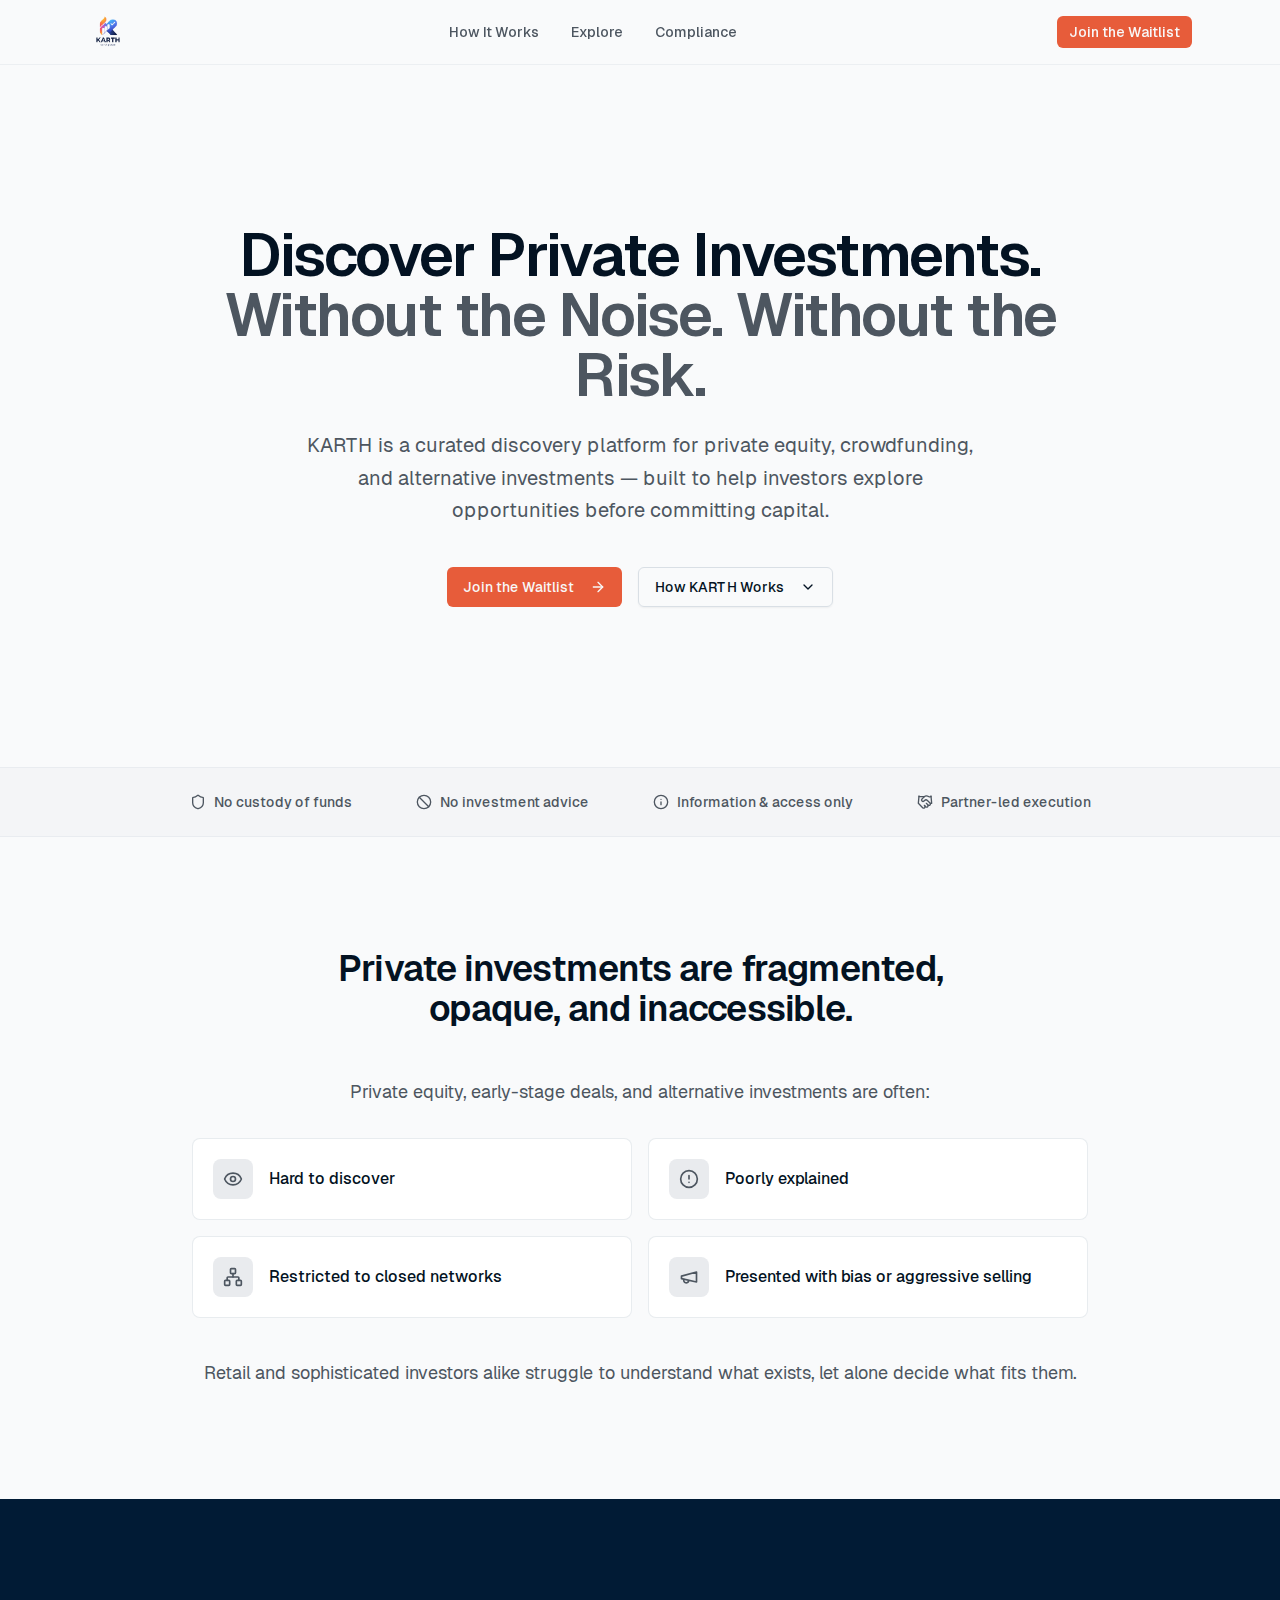
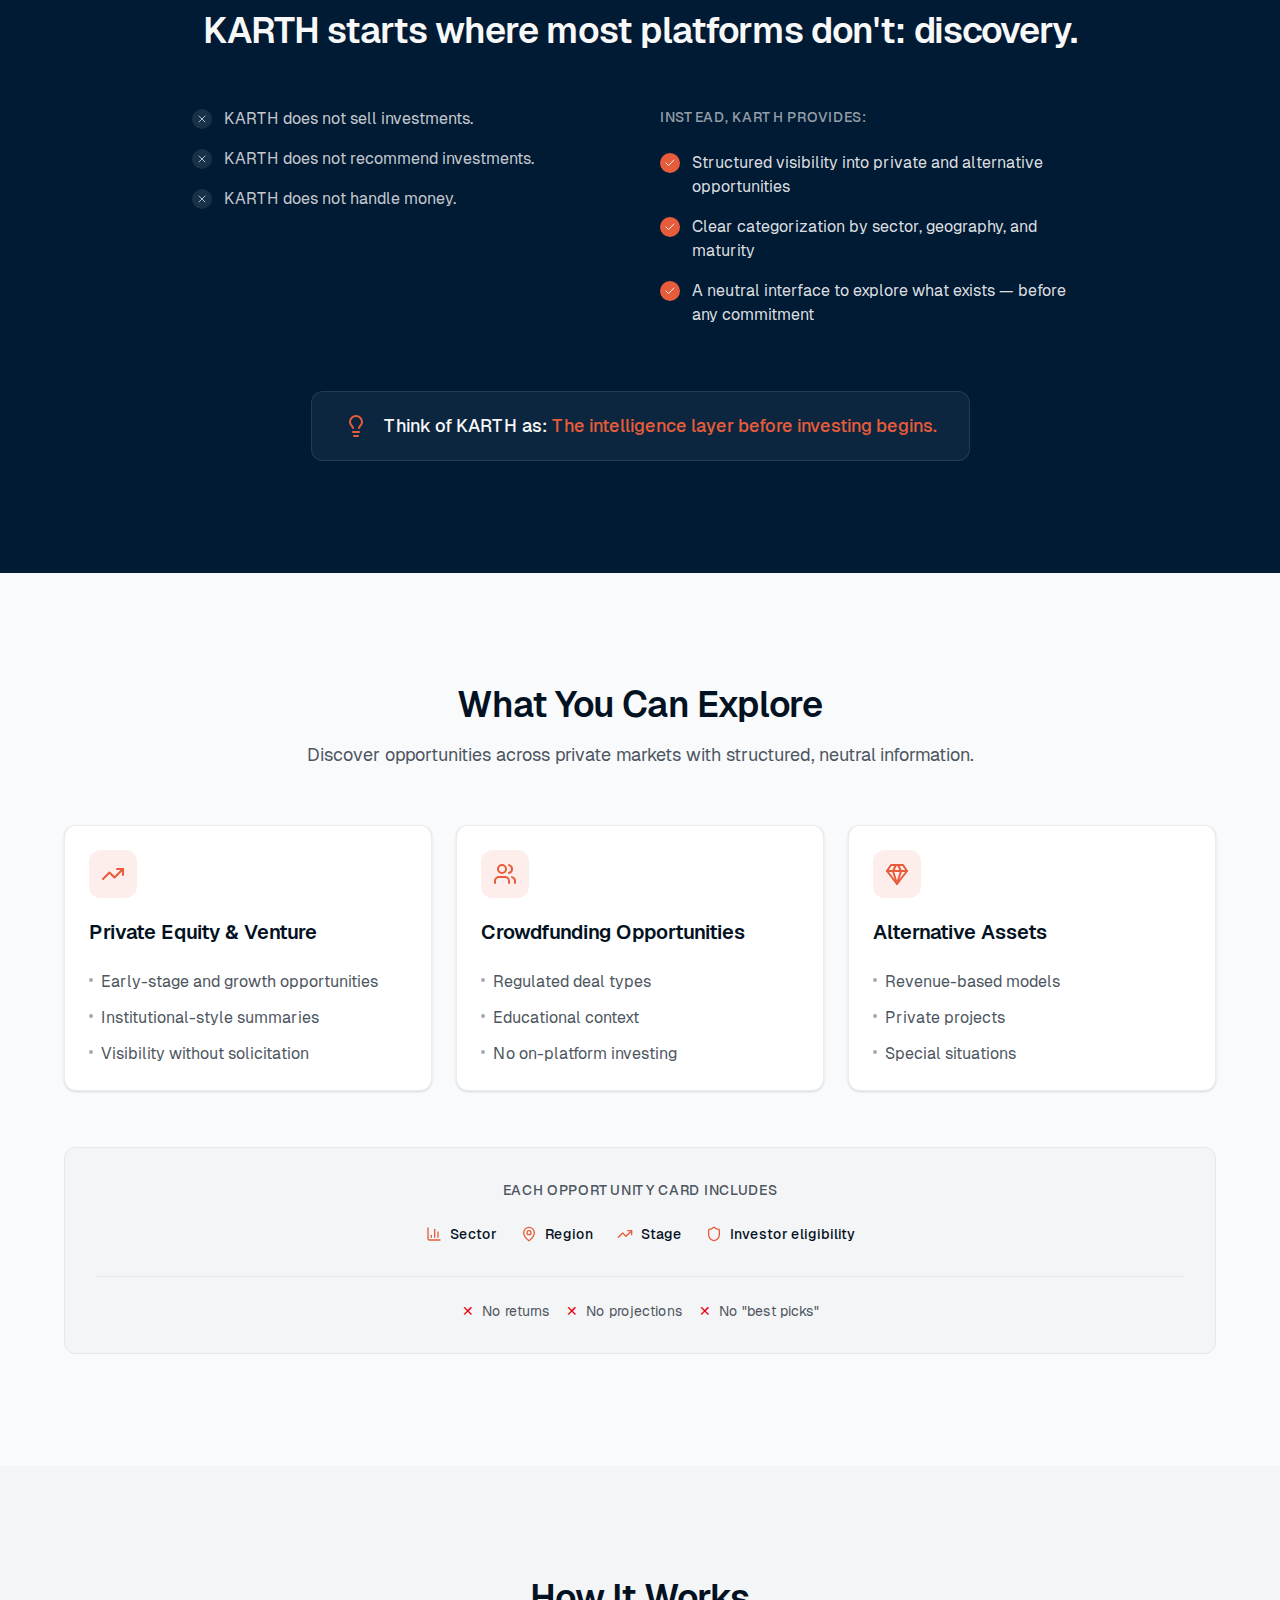
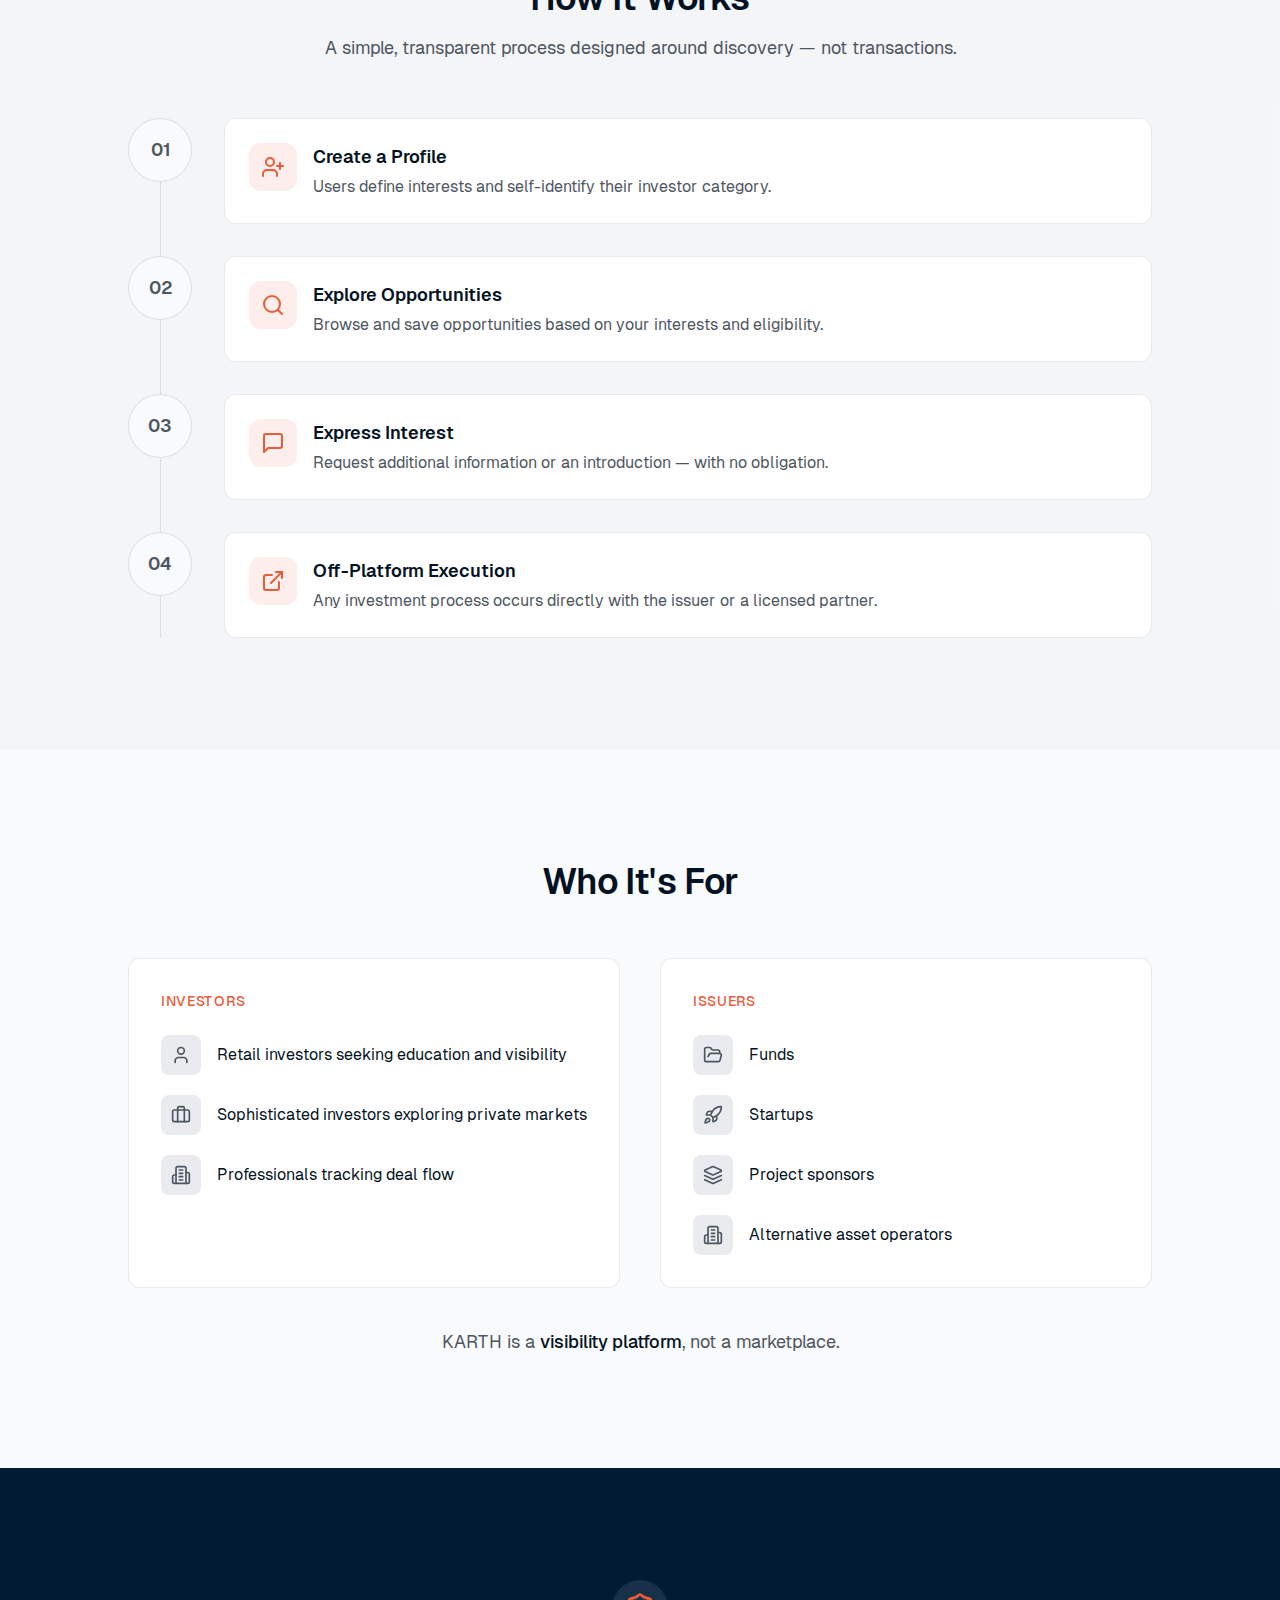
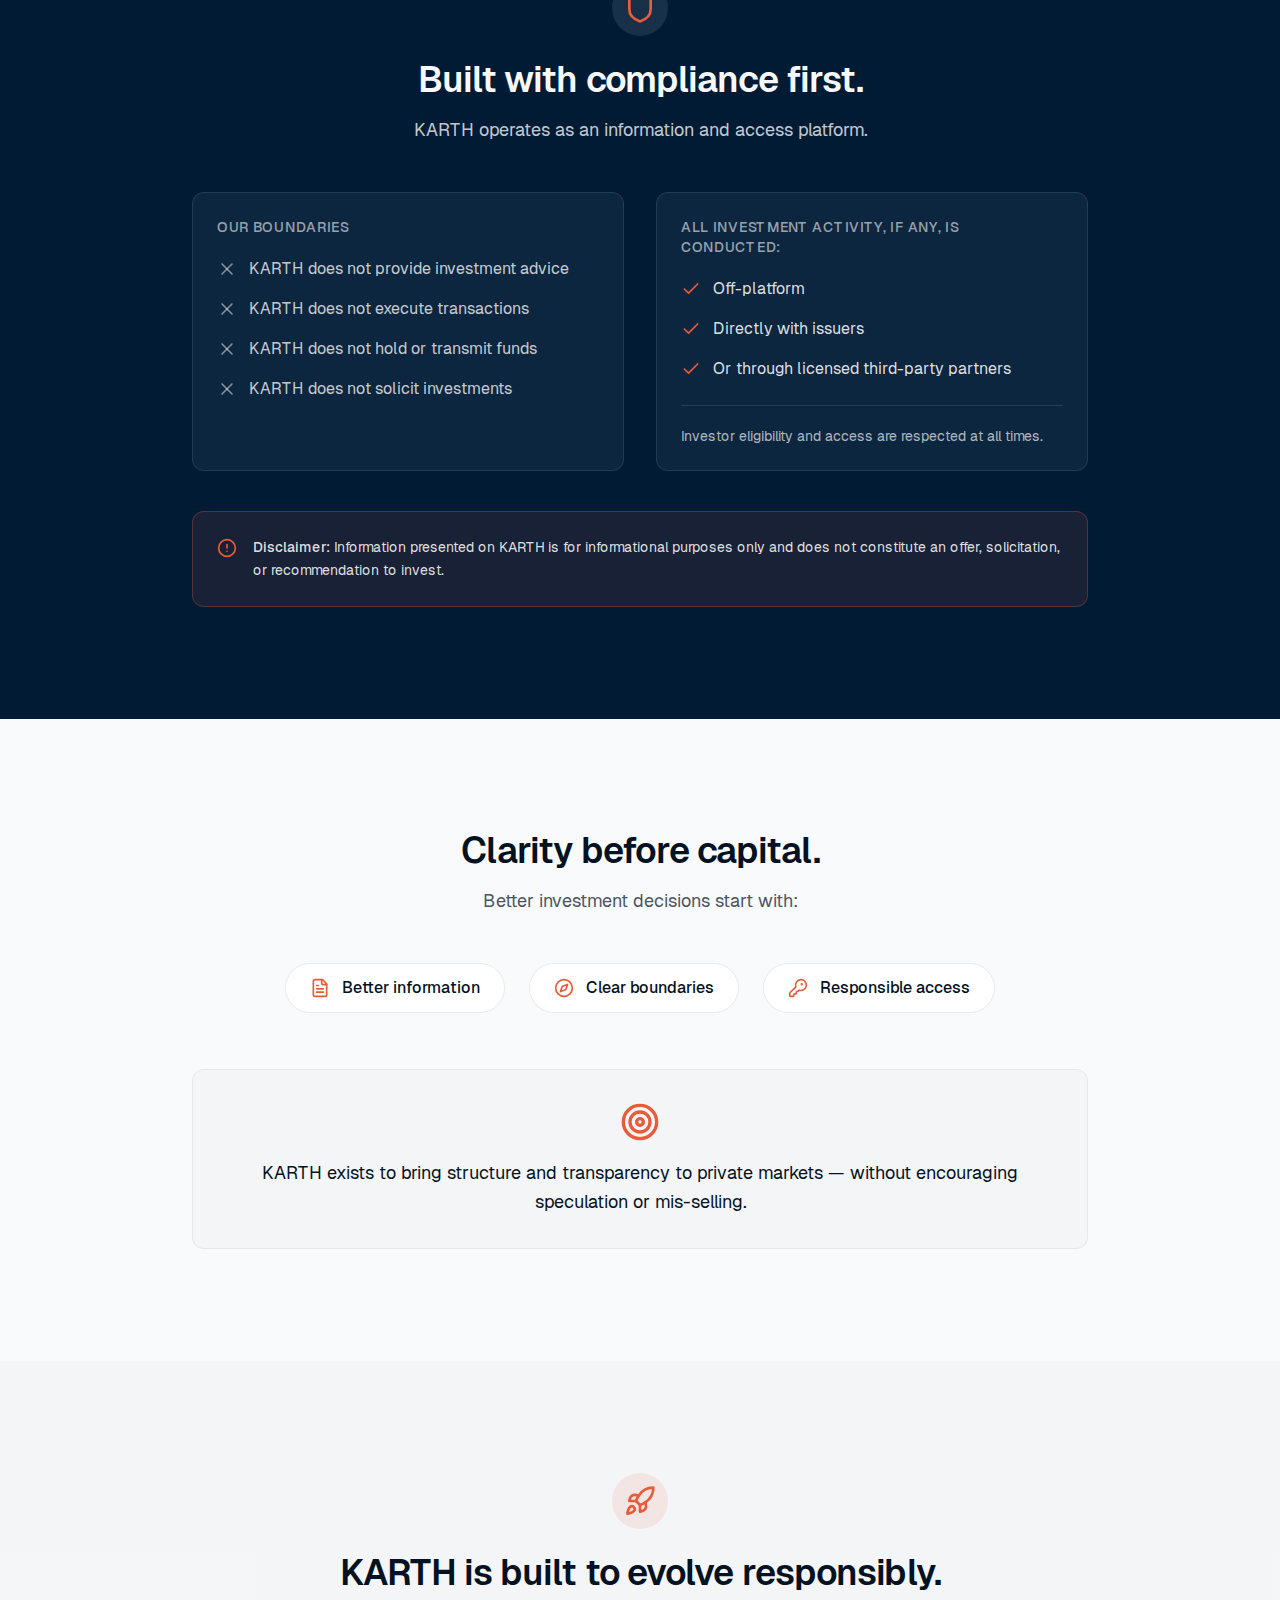
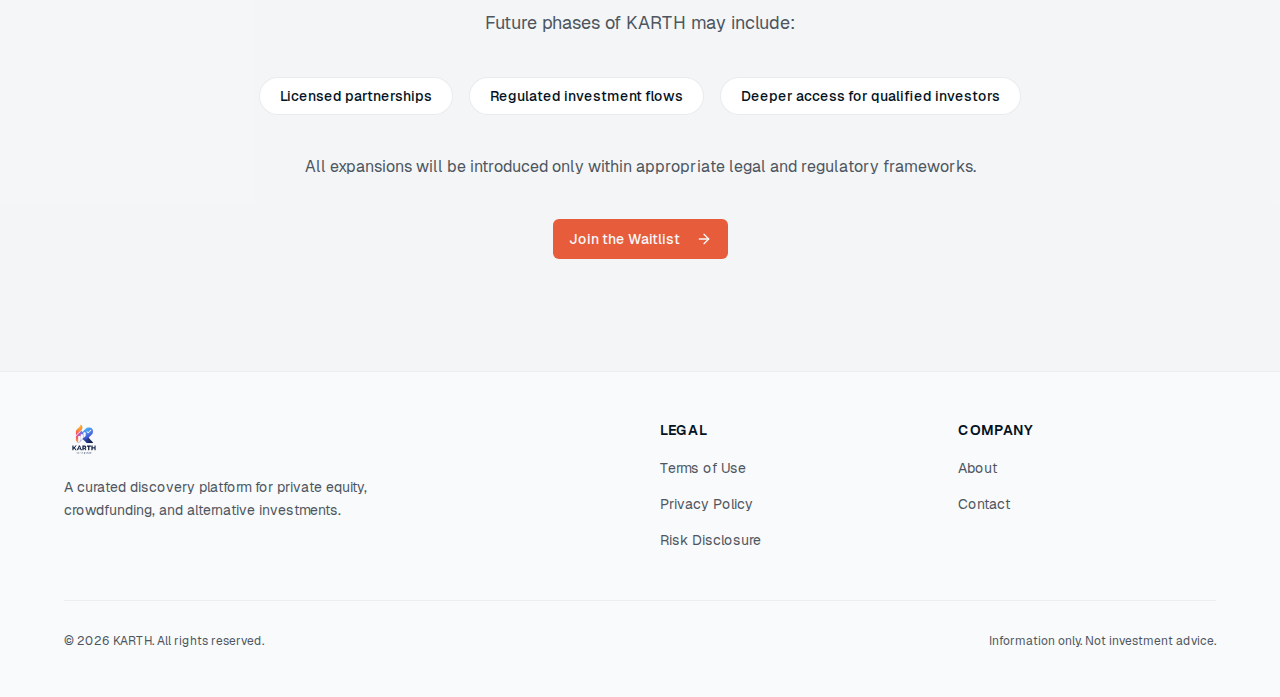
<file: index.html>
<!DOCTYPE html>
<!--j2pYhn93WnpFwHog9Q7wl-->
<html lang="en">

<head>
    <meta charSet="utf-8" />
    <meta name="viewport" content="width=device-width, initial-scale=1" />
    <link rel="preload" href="_next/static/media/797e433ab948586e-s.p.dbea232f.woff2" as="font" crossorigin="" type="font/woff2" />
    <link rel="preload" href="_next/static/media/caa3a2e1cccd8315-s.p.853070df.woff2" as="font" crossorigin="" type="font/woff2" />
    <link rel="preload" as="image" href="/images/karth-logo.png" />
    <link rel="stylesheet" href="_next/static/chunks/8a80e7184ad3a13f.css" data-precedence="next" />
    <link rel="stylesheet" href="_next/static/chunks/5809a57f78d9bc65.css" data-precedence="next" />
    <link rel="preload" as="script" fetchPriority="low" href="_next/static/chunks/2118bc034324fb77.js" />
    <script src="_next/static/chunks/4a2e6ca9bc162ffe.js" async=""></script>
    <script src="_next/static/chunks/023d923a37d494fc.js" async=""></script>
    <script src="_next/static/chunks/6740f161f60c6ab5.js" async=""></script>
    <script src="_next/static/chunks/e5a32dc6c98b1c24.js" async=""></script>
    <script src="_next/static/chunks/turbopack-4c6600226b301447.js" async=""></script>
    <script src="_next/static/chunks/ff1a16fafef87110.js" async=""></script>
    <script src="_next/static/chunks/247eb132b7f7b574.js" async=""></script>
    <script src="_next/static/chunks/1d89ed972a208c42.js" async=""></script>
    <script src="_next/static/chunks/165ce06378626566.js" async=""></script>
    <script src="_next/static/chunks/f563adf8f7df01e5.js" async=""></script>
    <meta name="next-size-adjust" content="" />
    <title>KARTH — Investment Discovery &amp; Access Platform</title>
    <meta name="description" content="KARTH is a curated discovery platform for private equity, crowdfunding, and alternative investments — built to help investors explore opportunities before committing capital."
    />
    <link rel="icon" href="/icon-light-32x32.png" media="(prefers-color-scheme: light)" />
    <link rel="icon" href="/icon-dark-32x32.png" media="(prefers-color-scheme: dark)" />
    <link rel="icon" href="/icon.svg" type="image/svg+xml" />
    <link rel="apple-touch-icon" href="/apple-icon.png" />
    <script src="_next/static/chunks/a6dad97d9634a72d.js" noModule=""></script>
</head>

<body class="font-sans antialiased">
    <div hidden="">
        <!--$-->
        <!--/$-->
    </div>
    <div class="min-h-screen bg-background">
        <header class="sticky top-0 z-50 w-full border-b border-border/40 bg-background/95 backdrop-blur supports-[backdrop-filter]:bg-background/60">
            <div class="mx-auto flex h-16 max-w-6xl items-center justify-between px-4 sm:px-6"><a class="flex items-center" href="/"><img alt="KARTH" width="120" height="40" decoding="async" data-nimg="1" class="h-10 w-auto object-contain" style="color:transparent" src="/images/karth-logo.png"/></a>
                <nav class="hidden items-center gap-8 md:flex"><a class="text-sm font-medium text-muted-foreground transition-colors hover:text-foreground" href="#how-it-works">How It Works</a><a class="text-sm font-medium text-muted-foreground transition-colors hover:text-foreground" href="#explore">Explore</a>
                    <a
                        class="text-sm font-medium text-muted-foreground transition-colors hover:text-foreground" href="#compliance">Compliance</a>
                </nav>
                <div class="hidden items-center gap-3 md:flex"><a href="/waitlist"><button data-slot="button" class="inline-flex items-center justify-center whitespace-nowrap text-sm font-medium transition-all disabled:pointer-events-none disabled:opacity-50 [&amp;_svg]:pointer-events-none [&amp;_svg:not([class*=&#x27;size-&#x27;])]:size-4 shrink-0 [&amp;_svg]:shrink-0 outline-none focus-visible:border-ring focus-visible:ring-ring/50 focus-visible:ring-[3px] aria-invalid:ring-destructive/20 dark:aria-invalid:ring-destructive/40 aria-invalid:border-destructive h-8 rounded-md gap-1.5 px-3 has-[&gt;svg]:px-2.5 bg-accent text-accent-foreground hover:bg-accent/90">Join the Waitlist</button></a></div>
                <button
                    class="md:hidden" aria-label="Toggle menu"><svg xmlns="http://www.w3.org/2000/svg" width="24" height="24" viewBox="0 0 24 24" fill="none" stroke="currentColor" stroke-width="2" stroke-linecap="round" stroke-linejoin="round" class="lucide lucide-menu h-6 w-6"><line x1="4" x2="20" y1="12" y2="12"></line><line x1="4" x2="20" y1="6" y2="6"></line><line x1="4" x2="20" y1="18" y2="18"></line></svg></button>
            </div>
        </header>
        <main>
            <section class="relative overflow-hidden px-4 py-24 sm:px-6 sm:py-32 lg:py-40">
                <div class="absolute inset-0 -z-10">
                    <div class="absolute right-0 top-0 h-[500px] w-[500px] -translate-y-1/4 translate-x-1/4 rounded-full bg-accent/5 blur-3xl"></div>
                    <div class="absolute bottom-0 left-0 h-[400px] w-[400px] translate-y-1/4 -translate-x-1/4 rounded-full bg-primary/5 blur-3xl"></div>
                </div>
                <div class="mx-auto max-w-4xl text-center">
                    <h1 class="text-balance text-4xl font-semibold tracking-tight text-foreground sm:text-5xl lg:text-6xl">Discover Private Investments.<br/><span class="text-muted-foreground">Without the Noise. Without the Risk.</span></h1>
                    <p class="mx-auto mt-6 max-w-2xl text-pretty text-lg leading-relaxed text-muted-foreground sm:text-xl">KARTH is a curated discovery platform for private equity, crowdfunding, and alternative investments — built to help investors explore opportunities before committing capital.</p>
                    <div class="mt-10 flex flex-col items-center justify-center gap-4 sm:flex-row"><a href="/waitlist"><button data-slot="button" class="inline-flex items-center justify-center gap-2 whitespace-nowrap text-sm font-medium transition-all disabled:pointer-events-none disabled:opacity-50 [&amp;_svg]:pointer-events-none [&amp;_svg:not([class*=&#x27;size-&#x27;])]:size-4 shrink-0 [&amp;_svg]:shrink-0 outline-none focus-visible:border-ring focus-visible:ring-ring/50 focus-visible:ring-[3px] aria-invalid:ring-destructive/20 dark:aria-invalid:ring-destructive/40 aria-invalid:border-destructive h-10 rounded-md has-[&gt;svg]:px-4 bg-accent px-8 text-accent-foreground hover:bg-accent/90">Join the Waitlist<svg xmlns="http://www.w3.org/2000/svg" width="24" height="24" viewBox="0 0 24 24" fill="none" stroke="currentColor" stroke-width="2" stroke-linecap="round" stroke-linejoin="round" class="lucide lucide-arrow-right ml-2 h-4 w-4"><path d="M5 12h14"></path><path d="m12 5 7 7-7 7"></path></svg></button></a>
                        <a
                            href="#how-it-works"><button data-slot="button" class="inline-flex items-center justify-center gap-2 whitespace-nowrap text-sm font-medium transition-all disabled:pointer-events-none disabled:opacity-50 [&amp;_svg]:pointer-events-none [&amp;_svg:not([class*=&#x27;size-&#x27;])]:size-4 shrink-0 [&amp;_svg]:shrink-0 outline-none focus-visible:border-ring focus-visible:ring-ring/50 focus-visible:ring-[3px] aria-invalid:ring-destructive/20 dark:aria-invalid:ring-destructive/40 aria-invalid:border-destructive border shadow-xs hover:bg-accent hover:text-accent-foreground dark:bg-input/30 dark:border-input dark:hover:bg-input/50 h-10 rounded-md has-[&gt;svg]:px-4 group px-8 bg-transparent">How KARTH Works<svg xmlns="http://www.w3.org/2000/svg" width="24" height="24" viewBox="0 0 24 24" fill="none" stroke="currentColor" stroke-width="2" stroke-linecap="round" stroke-linejoin="round" class="lucide lucide-chevron-down ml-2 h-4 w-4 transition-transform group-hover:translate-y-0.5"><path d="m6 9 6 6 6-6"></path></svg></button></a>
                    </div>
                </div>
            </section>
            <section class="border-y border-border/40 bg-muted/30 py-6">
                <div class="mx-auto max-w-6xl px-4 sm:px-6">
                    <div class="flex flex-wrap items-center justify-center gap-6 sm:gap-10 lg:gap-16">
                        <div class="flex items-center gap-2 text-muted-foreground"><svg xmlns="http://www.w3.org/2000/svg" width="24" height="24" viewBox="0 0 24 24" fill="none" stroke="currentColor" stroke-width="2" stroke-linecap="round" stroke-linejoin="round" class="lucide lucide-shield h-4 w-4 shrink-0"><path d="M20 13c0 5-3.5 7.5-7.66 8.95a1 1 0 0 1-.67-.01C7.5 20.5 4 18 4 13V6a1 1 0 0 1 1-1c2 0 4.5-1.2 6.24-2.72a1.17 1.17 0 0 1 1.52 0C14.51 3.81 17 5 19 5a1 1 0 0 1 1 1z"></path></svg>
                            <span
                                class="text-sm font-medium">No custody of funds</span>
                        </div>
                        <div class="flex items-center gap-2 text-muted-foreground"><svg xmlns="http://www.w3.org/2000/svg" width="24" height="24" viewBox="0 0 24 24" fill="none" stroke="currentColor" stroke-width="2" stroke-linecap="round" stroke-linejoin="round" class="lucide lucide-ban h-4 w-4 shrink-0"><circle cx="12" cy="12" r="10"></circle><path d="m4.9 4.9 14.2 14.2"></path></svg>
                            <span
                                class="text-sm font-medium">No investment advice</span>
                        </div>
                        <div class="flex items-center gap-2 text-muted-foreground"><svg xmlns="http://www.w3.org/2000/svg" width="24" height="24" viewBox="0 0 24 24" fill="none" stroke="currentColor" stroke-width="2" stroke-linecap="round" stroke-linejoin="round" class="lucide lucide-info h-4 w-4 shrink-0"><circle cx="12" cy="12" r="10"></circle><path d="M12 16v-4"></path><path d="M12 8h.01"></path></svg>
                            <span
                                class="text-sm font-medium">Information &amp; access only</span>
                        </div>
                        <div class="flex items-center gap-2 text-muted-foreground"><svg xmlns="http://www.w3.org/2000/svg" width="24" height="24" viewBox="0 0 24 24" fill="none" stroke="currentColor" stroke-width="2" stroke-linecap="round" stroke-linejoin="round" class="lucide lucide-handshake h-4 w-4 shrink-0"><path d="m11 17 2 2a1 1 0 1 0 3-3"></path><path d="m14 14 2.5 2.5a1 1 0 1 0 3-3l-3.88-3.88a3 3 0 0 0-4.24 0l-.88.88a1 1 0 1 1-3-3l2.81-2.81a5.79 5.79 0 0 1 7.06-.87l.47.28a2 2 0 0 0 1.42.25L21 4"></path><path d="m21 3 1 11h-2"></path><path d="M3 3 2 14l6.5 6.5a1 1 0 1 0 3-3"></path><path d="M3 4h8"></path></svg>
                            <span
                                class="text-sm font-medium">Partner-led execution</span>
                        </div>
                    </div>
                </div>
            </section>
            <section class="px-4 py-20 sm:px-6 sm:py-28">
                <div class="mx-auto max-w-4xl">
                    <div class="text-center">
                        <h2 class="text-balance text-3xl font-semibold tracking-tight text-foreground sm:text-4xl">Private investments are fragmented, opaque, and inaccessible.</h2>
                    </div>
                    <div class="mt-12">
                        <p class="text-center text-lg leading-relaxed text-muted-foreground">Private equity, early-stage deals, and alternative investments are often:</p>
                        <div class="mt-8 grid grid-cols-1 gap-4 sm:grid-cols-2">
                            <div class="flex items-center gap-4 rounded-lg border border-border/60 bg-card p-5 transition-colors hover:border-border">
                                <div class="flex h-10 w-10 shrink-0 items-center justify-center rounded-lg bg-muted"><svg xmlns="http://www.w3.org/2000/svg" width="24" height="24" viewBox="0 0 24 24" fill="none" stroke="currentColor" stroke-width="2" stroke-linecap="round" stroke-linejoin="round" class="lucide lucide-eye h-5 w-5 text-muted-foreground"><path d="M2.062 12.348a1 1 0 0 1 0-.696 10.75 10.75 0 0 1 19.876 0 1 1 0 0 1 0 .696 10.75 10.75 0 0 1-19.876 0"></path><circle cx="12" cy="12" r="3"></circle></svg></div>
                                <span
                                    class="font-medium text-foreground">Hard to discover</span>
                            </div>
                            <div class="flex items-center gap-4 rounded-lg border border-border/60 bg-card p-5 transition-colors hover:border-border">
                                <div class="flex h-10 w-10 shrink-0 items-center justify-center rounded-lg bg-muted"><svg xmlns="http://www.w3.org/2000/svg" width="24" height="24" viewBox="0 0 24 24" fill="none" stroke="currentColor" stroke-width="2" stroke-linecap="round" stroke-linejoin="round" class="lucide lucide-circle-alert h-5 w-5 text-muted-foreground"><circle cx="12" cy="12" r="10"></circle><line x1="12" x2="12" y1="8" y2="12"></line><line x1="12" x2="12.01" y1="16" y2="16"></line></svg></div>
                                <span
                                    class="font-medium text-foreground">Poorly explained</span>
                            </div>
                            <div class="flex items-center gap-4 rounded-lg border border-border/60 bg-card p-5 transition-colors hover:border-border">
                                <div class="flex h-10 w-10 shrink-0 items-center justify-center rounded-lg bg-muted"><svg xmlns="http://www.w3.org/2000/svg" width="24" height="24" viewBox="0 0 24 24" fill="none" stroke="currentColor" stroke-width="2" stroke-linecap="round" stroke-linejoin="round" class="lucide lucide-network h-5 w-5 text-muted-foreground"><rect x="16" y="16" width="6" height="6" rx="1"></rect><rect x="2" y="16" width="6" height="6" rx="1"></rect><rect x="9" y="2" width="6" height="6" rx="1"></rect><path d="M5 16v-3a1 1 0 0 1 1-1h12a1 1 0 0 1 1 1v3"></path><path d="M12 12V8"></path></svg></div>
                                <span
                                    class="font-medium text-foreground">Restricted to closed networks</span>
                            </div>
                            <div class="flex items-center gap-4 rounded-lg border border-border/60 bg-card p-5 transition-colors hover:border-border">
                                <div class="flex h-10 w-10 shrink-0 items-center justify-center rounded-lg bg-muted"><svg xmlns="http://www.w3.org/2000/svg" width="24" height="24" viewBox="0 0 24 24" fill="none" stroke="currentColor" stroke-width="2" stroke-linecap="round" stroke-linejoin="round" class="lucide lucide-megaphone h-5 w-5 text-muted-foreground"><path d="m3 11 18-5v12L3 14v-3z"></path><path d="M11.6 16.8a3 3 0 1 1-5.8-1.6"></path></svg></div>
                                <span
                                    class="font-medium text-foreground">Presented with bias or aggressive selling</span>
                            </div>
                        </div>
                        <p class="mt-10 text-center text-lg leading-relaxed text-muted-foreground">Retail and sophisticated investors alike struggle to understand what exists, let alone decide what fits them.</p>
                    </div>
                </div>
            </section>
            <section class="bg-primary px-4 py-20 sm:px-6 sm:py-28">
                <div class="mx-auto max-w-4xl">
                    <div class="text-center">
                        <h2 class="text-balance text-3xl font-semibold tracking-tight text-primary-foreground sm:text-4xl">KARTH starts where most platforms don&#x27;t: discovery.</h2>
                    </div>
                    <div class="mt-14 grid gap-10 lg:grid-cols-2">
                        <div class="space-y-4">
                            <div class="flex items-start gap-3">
                                <div class="mt-0.5 flex h-5 w-5 shrink-0 items-center justify-center rounded-full bg-primary-foreground/10"><svg xmlns="http://www.w3.org/2000/svg" width="24" height="24" viewBox="0 0 24 24" fill="none" stroke="currentColor" stroke-width="2" stroke-linecap="round" stroke-linejoin="round" class="lucide lucide-x h-3 w-3 text-primary-foreground/70"><path d="M18 6 6 18"></path><path d="m6 6 12 12"></path></svg></div>
                                <span
                                    class="text-primary-foreground/80">KARTH does not sell investments.</span>
                            </div>
                            <div class="flex items-start gap-3">
                                <div class="mt-0.5 flex h-5 w-5 shrink-0 items-center justify-center rounded-full bg-primary-foreground/10"><svg xmlns="http://www.w3.org/2000/svg" width="24" height="24" viewBox="0 0 24 24" fill="none" stroke="currentColor" stroke-width="2" stroke-linecap="round" stroke-linejoin="round" class="lucide lucide-x h-3 w-3 text-primary-foreground/70"><path d="M18 6 6 18"></path><path d="m6 6 12 12"></path></svg></div>
                                <span
                                    class="text-primary-foreground/80">KARTH does not recommend investments.</span>
                            </div>
                            <div class="flex items-start gap-3">
                                <div class="mt-0.5 flex h-5 w-5 shrink-0 items-center justify-center rounded-full bg-primary-foreground/10"><svg xmlns="http://www.w3.org/2000/svg" width="24" height="24" viewBox="0 0 24 24" fill="none" stroke="currentColor" stroke-width="2" stroke-linecap="round" stroke-linejoin="round" class="lucide lucide-x h-3 w-3 text-primary-foreground/70"><path d="M18 6 6 18"></path><path d="m6 6 12 12"></path></svg></div>
                                <span
                                    class="text-primary-foreground/80">KARTH does not handle money.</span>
                            </div>
                        </div>
                        <div class="space-y-4">
                            <p class="mb-6 text-sm font-medium uppercase tracking-wider text-primary-foreground/60">Instead, KARTH provides:</p>
                            <div class="flex items-start gap-3">
                                <div class="mt-0.5 flex h-5 w-5 shrink-0 items-center justify-center rounded-full bg-accent"><svg xmlns="http://www.w3.org/2000/svg" width="24" height="24" viewBox="0 0 24 24" fill="none" stroke="currentColor" stroke-width="2" stroke-linecap="round" stroke-linejoin="round" class="lucide lucide-check h-3 w-3 text-accent-foreground"><path d="M20 6 9 17l-5-5"></path></svg></div>
                                <span
                                    class="text-primary-foreground/90">Structured visibility into private and alternative opportunities</span>
                            </div>
                            <div class="flex items-start gap-3">
                                <div class="mt-0.5 flex h-5 w-5 shrink-0 items-center justify-center rounded-full bg-accent"><svg xmlns="http://www.w3.org/2000/svg" width="24" height="24" viewBox="0 0 24 24" fill="none" stroke="currentColor" stroke-width="2" stroke-linecap="round" stroke-linejoin="round" class="lucide lucide-check h-3 w-3 text-accent-foreground"><path d="M20 6 9 17l-5-5"></path></svg></div>
                                <span
                                    class="text-primary-foreground/90">Clear categorization by sector, geography, and maturity</span>
                            </div>
                            <div class="flex items-start gap-3">
                                <div class="mt-0.5 flex h-5 w-5 shrink-0 items-center justify-center rounded-full bg-accent"><svg xmlns="http://www.w3.org/2000/svg" width="24" height="24" viewBox="0 0 24 24" fill="none" stroke="currentColor" stroke-width="2" stroke-linecap="round" stroke-linejoin="round" class="lucide lucide-check h-3 w-3 text-accent-foreground"><path d="M20 6 9 17l-5-5"></path></svg></div>
                                <span
                                    class="text-primary-foreground/90">A neutral interface to explore what exists — before any commitment</span>
                            </div>
                        </div>
                    </div>
                    <div class="mt-16 flex items-center justify-center">
                        <div class="flex items-center gap-4 rounded-xl border border-primary-foreground/10 bg-primary-foreground/5 px-8 py-5"><svg xmlns="http://www.w3.org/2000/svg" width="24" height="24" viewBox="0 0 24 24" fill="none" stroke="currentColor" stroke-width="2" stroke-linecap="round" stroke-linejoin="round" class="lucide lucide-lightbulb h-6 w-6 shrink-0 text-accent"><path d="M15 14c.2-1 .7-1.7 1.5-2.5 1-.9 1.5-2.2 1.5-3.5A6 6 0 0 0 6 8c0 1 .2 2.2 1.5 3.5.7.7 1.3 1.5 1.5 2.5"></path><path d="M9 18h6"></path><path d="M10 22h4"></path></svg>
                            <p
                                class="text-lg font-medium text-primary-foreground">Think of KARTH as: <span class="text-accent">The intelligence layer before investing begins.</span></p>
                        </div>
                    </div>
                </div>
            </section>
            <section id="explore" class="px-4 py-20 sm:px-6 sm:py-28">
                <div class="mx-auto max-w-6xl">
                    <div class="text-center">
                        <h2 class="text-balance text-3xl font-semibold tracking-tight text-foreground sm:text-4xl">What You Can Explore</h2>
                        <p class="mx-auto mt-4 max-w-2xl text-lg text-muted-foreground">Discover opportunities across private markets with structured, neutral information.</p>
                    </div>
                    <div class="mt-14 grid gap-6 md:grid-cols-3">
                        <div data-slot="card" class="text-card-foreground flex flex-col gap-6 rounded-xl border py-6 shadow-sm border-border/60 bg-card transition-all hover:border-border hover:shadow-lg">
                            <div data-slot="card-header" class="@container/card-header grid auto-rows-min grid-rows-[auto_auto] items-start gap-2 px-6 has-data-[slot=card-action]:grid-cols-[1fr_auto] [.border-b]:pb-6">
                                <div class="mb-3 flex h-12 w-12 items-center justify-center rounded-xl bg-accent/10"><svg xmlns="http://www.w3.org/2000/svg" width="24" height="24" viewBox="0 0 24 24" fill="none" stroke="currentColor" stroke-width="2" stroke-linecap="round" stroke-linejoin="round" class="lucide lucide-trending-up h-6 w-6 text-accent"><polyline points="22 7 13.5 15.5 8.5 10.5 2 17"></polyline><polyline points="16 7 22 7 22 13"></polyline></svg></div>
                                <div
                                    data-slot="card-title" class="font-semibold text-xl">Private Equity &amp; Venture</div>
                        </div>
                        <div data-slot="card-content" class="px-6">
                            <ul class="space-y-3">
                                <li class="flex items-start gap-2 text-muted-foreground"><span class="mt-2 h-1 w-1 shrink-0 rounded-full bg-muted-foreground/50"></span>Early-stage and growth opportunities</li>
                                <li class="flex items-start gap-2 text-muted-foreground"><span class="mt-2 h-1 w-1 shrink-0 rounded-full bg-muted-foreground/50"></span>Institutional-style summaries</li>
                                <li class="flex items-start gap-2 text-muted-foreground"><span class="mt-2 h-1 w-1 shrink-0 rounded-full bg-muted-foreground/50"></span>Visibility without solicitation</li>
                            </ul>
                        </div>
                    </div>
                    <div data-slot="card" class="text-card-foreground flex flex-col gap-6 rounded-xl border py-6 shadow-sm border-border/60 bg-card transition-all hover:border-border hover:shadow-lg">
                        <div data-slot="card-header" class="@container/card-header grid auto-rows-min grid-rows-[auto_auto] items-start gap-2 px-6 has-data-[slot=card-action]:grid-cols-[1fr_auto] [.border-b]:pb-6">
                            <div class="mb-3 flex h-12 w-12 items-center justify-center rounded-xl bg-accent/10"><svg xmlns="http://www.w3.org/2000/svg" width="24" height="24" viewBox="0 0 24 24" fill="none" stroke="currentColor" stroke-width="2" stroke-linecap="round" stroke-linejoin="round" class="lucide lucide-users h-6 w-6 text-accent"><path d="M16 21v-2a4 4 0 0 0-4-4H6a4 4 0 0 0-4 4v2"></path><circle cx="9" cy="7" r="4"></circle><path d="M22 21v-2a4 4 0 0 0-3-3.87"></path><path d="M16 3.13a4 4 0 0 1 0 7.75"></path></svg></div>
                            <div
                                data-slot="card-title" class="font-semibold text-xl">Crowdfunding Opportunities</div>
                    </div>
                    <div data-slot="card-content" class="px-6">
                        <ul class="space-y-3">
                            <li class="flex items-start gap-2 text-muted-foreground"><span class="mt-2 h-1 w-1 shrink-0 rounded-full bg-muted-foreground/50"></span>Regulated deal types</li>
                            <li class="flex items-start gap-2 text-muted-foreground"><span class="mt-2 h-1 w-1 shrink-0 rounded-full bg-muted-foreground/50"></span>Educational context</li>
                            <li class="flex items-start gap-2 text-muted-foreground"><span class="mt-2 h-1 w-1 shrink-0 rounded-full bg-muted-foreground/50"></span>No on-platform investing</li>
                        </ul>
                    </div>
                </div>
                <div data-slot="card" class="text-card-foreground flex flex-col gap-6 rounded-xl border py-6 shadow-sm border-border/60 bg-card transition-all hover:border-border hover:shadow-lg">
                    <div data-slot="card-header" class="@container/card-header grid auto-rows-min grid-rows-[auto_auto] items-start gap-2 px-6 has-data-[slot=card-action]:grid-cols-[1fr_auto] [.border-b]:pb-6">
                        <div class="mb-3 flex h-12 w-12 items-center justify-center rounded-xl bg-accent/10"><svg xmlns="http://www.w3.org/2000/svg" width="24" height="24" viewBox="0 0 24 24" fill="none" stroke="currentColor" stroke-width="2" stroke-linecap="round" stroke-linejoin="round" class="lucide lucide-gem h-6 w-6 text-accent"><path d="M6 3h12l4 6-10 13L2 9Z"></path><path d="M11 3 8 9l4 13 4-13-3-6"></path><path d="M2 9h20"></path></svg></div>
                        <div
                            data-slot="card-title" class="font-semibold text-xl">Alternative Assets</div>
                </div>
                <div data-slot="card-content" class="px-6">
                    <ul class="space-y-3">
                        <li class="flex items-start gap-2 text-muted-foreground"><span class="mt-2 h-1 w-1 shrink-0 rounded-full bg-muted-foreground/50"></span>Revenue-based models</li>
                        <li class="flex items-start gap-2 text-muted-foreground"><span class="mt-2 h-1 w-1 shrink-0 rounded-full bg-muted-foreground/50"></span>Private projects</li>
                        <li class="flex items-start gap-2 text-muted-foreground"><span class="mt-2 h-1 w-1 shrink-0 rounded-full bg-muted-foreground/50"></span>Special situations</li>
                    </ul>
                </div>
    </div>
    </div>
    <div class="mt-14 rounded-xl border border-border/60 bg-muted/30 p-8">
        <p class="mb-6 text-center text-sm font-medium uppercase tracking-wider text-muted-foreground">Each opportunity card includes</p>
        <div class="flex flex-wrap items-center justify-center gap-6">
            <div class="flex items-center gap-2"><svg xmlns="http://www.w3.org/2000/svg" width="24" height="24" viewBox="0 0 24 24" fill="none" stroke="currentColor" stroke-width="2" stroke-linecap="round" stroke-linejoin="round" class="lucide lucide-chart-column h-4 w-4 text-accent"><path d="M3 3v16a2 2 0 0 0 2 2h16"></path><path d="M18 17V9"></path><path d="M13 17V5"></path><path d="M8 17v-3"></path></svg>
                <span
                    class="text-sm font-medium text-foreground">Sector</span>
            </div>
            <div class="flex items-center gap-2"><svg xmlns="http://www.w3.org/2000/svg" width="24" height="24" viewBox="0 0 24 24" fill="none" stroke="currentColor" stroke-width="2" stroke-linecap="round" stroke-linejoin="round" class="lucide lucide-map-pin h-4 w-4 text-accent"><path d="M20 10c0 4.993-5.539 10.193-7.399 11.799a1 1 0 0 1-1.202 0C9.539 20.193 4 14.993 4 10a8 8 0 0 1 16 0"></path><circle cx="12" cy="10" r="3"></circle></svg>
                <span
                    class="text-sm font-medium text-foreground">Region</span>
            </div>
            <div class="flex items-center gap-2"><svg xmlns="http://www.w3.org/2000/svg" width="24" height="24" viewBox="0 0 24 24" fill="none" stroke="currentColor" stroke-width="2" stroke-linecap="round" stroke-linejoin="round" class="lucide lucide-trending-up h-4 w-4 text-accent"><polyline points="22 7 13.5 15.5 8.5 10.5 2 17"></polyline><polyline points="16 7 22 7 22 13"></polyline></svg>
                <span
                    class="text-sm font-medium text-foreground">Stage</span>
            </div>
            <div class="flex items-center gap-2"><svg xmlns="http://www.w3.org/2000/svg" width="24" height="24" viewBox="0 0 24 24" fill="none" stroke="currentColor" stroke-width="2" stroke-linecap="round" stroke-linejoin="round" class="lucide lucide-shield h-4 w-4 text-accent"><path d="M20 13c0 5-3.5 7.5-7.66 8.95a1 1 0 0 1-.67-.01C7.5 20.5 4 18 4 13V6a1 1 0 0 1 1-1c2 0 4.5-1.2 6.24-2.72a1.17 1.17 0 0 1 1.52 0C14.51 3.81 17 5 19 5a1 1 0 0 1 1 1z"></path></svg>
                <span
                    class="text-sm font-medium text-foreground">Investor eligibility</span>
            </div>
        </div>
        <div class="mt-8 flex flex-wrap items-center justify-center gap-4 border-t border-border/60 pt-6"><span class="flex items-center gap-2 text-sm text-muted-foreground"><span class="text-destructive">✕</span> No returns</span><span class="flex items-center gap-2 text-sm text-muted-foreground"><span class="text-destructive">✕</span> No projections</span>
            <span
                class="flex items-center gap-2 text-sm text-muted-foreground"><span class="text-destructive">✕</span> No
                <!-- -->&quot;best picks&quot;</span>
        </div>
    </div>
    </div>
    </section>
    <section id="how-it-works" class="bg-muted/30 px-4 py-20 sm:px-6 sm:py-28">
        <div class="mx-auto max-w-5xl">
            <div class="text-center">
                <h2 class="text-balance text-3xl font-semibold tracking-tight text-foreground sm:text-4xl">How It Works</h2>
                <p class="mx-auto mt-4 max-w-2xl text-lg text-muted-foreground">A simple, transparent process designed around discovery — not transactions.</p>
            </div>
            <div class="relative mt-14">
                <div class="absolute left-8 top-0 hidden h-full w-px bg-border lg:block"></div>
                <div class="space-y-8 lg:space-y-0">
                    <div class="relative lg:pl-24">
                        <div class="hidden lg:absolute lg:left-0 lg:flex lg:h-16 lg:w-16 lg:items-center lg:justify-center lg:rounded-full lg:border lg:border-border lg:bg-background"><span class="text-lg font-semibold text-muted-foreground">01</span></div>
                        <div class="rounded-xl border border-border/60 bg-card p-6 transition-all hover:border-border hover:shadow-md lg:mb-8">
                            <div class="flex items-start gap-4">
                                <div class="flex h-12 w-12 shrink-0 items-center justify-center rounded-xl bg-accent/10 lg:hidden"><span class="text-sm font-semibold text-accent">01</span></div>
                                <div class="hidden lg:flex lg:h-12 lg:w-12 lg:shrink-0 lg:items-center lg:justify-center lg:rounded-xl lg:bg-accent/10"><svg xmlns="http://www.w3.org/2000/svg" width="24" height="24" viewBox="0 0 24 24" fill="none" stroke="currentColor" stroke-width="2" stroke-linecap="round" stroke-linejoin="round" class="lucide lucide-user-plus h-6 w-6 text-accent"><path d="M16 21v-2a4 4 0 0 0-4-4H6a4 4 0 0 0-4 4v2"></path><circle cx="9" cy="7" r="4"></circle><line x1="19" x2="19" y1="8" y2="14"></line><line x1="22" x2="16" y1="11" y2="11"></line></svg></div>
                                <div
                                    class="flex-1">
                                    <h3 class="text-lg font-semibold text-foreground">Create a Profile</h3>
                                    <p class="mt-1 text-muted-foreground">Users define interests and self-identify their investor category.</p>
                            </div>
                        </div>
                    </div>
                </div>
                <div class="relative lg:pl-24">
                    <div class="hidden lg:absolute lg:left-0 lg:flex lg:h-16 lg:w-16 lg:items-center lg:justify-center lg:rounded-full lg:border lg:border-border lg:bg-background"><span class="text-lg font-semibold text-muted-foreground">02</span></div>
                    <div class="rounded-xl border border-border/60 bg-card p-6 transition-all hover:border-border hover:shadow-md lg:mb-8">
                        <div class="flex items-start gap-4">
                            <div class="flex h-12 w-12 shrink-0 items-center justify-center rounded-xl bg-accent/10 lg:hidden"><span class="text-sm font-semibold text-accent">02</span></div>
                            <div class="hidden lg:flex lg:h-12 lg:w-12 lg:shrink-0 lg:items-center lg:justify-center lg:rounded-xl lg:bg-accent/10"><svg xmlns="http://www.w3.org/2000/svg" width="24" height="24" viewBox="0 0 24 24" fill="none" stroke="currentColor" stroke-width="2" stroke-linecap="round" stroke-linejoin="round" class="lucide lucide-search h-6 w-6 text-accent"><circle cx="11" cy="11" r="8"></circle><path d="m21 21-4.3-4.3"></path></svg></div>
                            <div
                                class="flex-1">
                                <h3 class="text-lg font-semibold text-foreground">Explore Opportunities</h3>
                                <p class="mt-1 text-muted-foreground">Browse and save opportunities based on your interests and eligibility.</p>
                        </div>
                    </div>
                </div>
            </div>
            <div class="relative lg:pl-24">
                <div class="hidden lg:absolute lg:left-0 lg:flex lg:h-16 lg:w-16 lg:items-center lg:justify-center lg:rounded-full lg:border lg:border-border lg:bg-background"><span class="text-lg font-semibold text-muted-foreground">03</span></div>
                <div class="rounded-xl border border-border/60 bg-card p-6 transition-all hover:border-border hover:shadow-md lg:mb-8">
                    <div class="flex items-start gap-4">
                        <div class="flex h-12 w-12 shrink-0 items-center justify-center rounded-xl bg-accent/10 lg:hidden"><span class="text-sm font-semibold text-accent">03</span></div>
                        <div class="hidden lg:flex lg:h-12 lg:w-12 lg:shrink-0 lg:items-center lg:justify-center lg:rounded-xl lg:bg-accent/10"><svg xmlns="http://www.w3.org/2000/svg" width="24" height="24" viewBox="0 0 24 24" fill="none" stroke="currentColor" stroke-width="2" stroke-linecap="round" stroke-linejoin="round" class="lucide lucide-message-square h-6 w-6 text-accent"><path d="M21 15a2 2 0 0 1-2 2H7l-4 4V5a2 2 0 0 1 2-2h14a2 2 0 0 1 2 2z"></path></svg></div>
                        <div
                            class="flex-1">
                            <h3 class="text-lg font-semibold text-foreground">Express Interest</h3>
                            <p class="mt-1 text-muted-foreground">Request additional information or an introduction — with no obligation.</p>
                    </div>
                </div>
            </div>
        </div>
        <div class="relative lg:pl-24">
            <div class="hidden lg:absolute lg:left-0 lg:flex lg:h-16 lg:w-16 lg:items-center lg:justify-center lg:rounded-full lg:border lg:border-border lg:bg-background"><span class="text-lg font-semibold text-muted-foreground">04</span></div>
            <div class="rounded-xl border border-border/60 bg-card p-6 transition-all hover:border-border hover:shadow-md ">
                <div class="flex items-start gap-4">
                    <div class="flex h-12 w-12 shrink-0 items-center justify-center rounded-xl bg-accent/10 lg:hidden"><span class="text-sm font-semibold text-accent">04</span></div>
                    <div class="hidden lg:flex lg:h-12 lg:w-12 lg:shrink-0 lg:items-center lg:justify-center lg:rounded-xl lg:bg-accent/10"><svg xmlns="http://www.w3.org/2000/svg" width="24" height="24" viewBox="0 0 24 24" fill="none" stroke="currentColor" stroke-width="2" stroke-linecap="round" stroke-linejoin="round" class="lucide lucide-external-link h-6 w-6 text-accent"><path d="M15 3h6v6"></path><path d="M10 14 21 3"></path><path d="M18 13v6a2 2 0 0 1-2 2H5a2 2 0 0 1-2-2V8a2 2 0 0 1 2-2h6"></path></svg></div>
                    <div
                        class="flex-1">
                        <h3 class="text-lg font-semibold text-foreground">Off-Platform Execution</h3>
                        <p class="mt-1 text-muted-foreground">Any investment process occurs directly with the issuer or a licensed partner.</p>
                </div>
            </div>
        </div>
        </div>
        </div>
        </div>
        </div>
    </section>
    <section class="px-4 py-20 sm:px-6 sm:py-28">
        <div class="mx-auto max-w-5xl">
            <div class="text-center">
                <h2 class="text-balance text-3xl font-semibold tracking-tight text-foreground sm:text-4xl">Who It&#x27;s For</h2>
            </div>
            <div class="mt-14 grid gap-10 lg:grid-cols-2">
                <div class="rounded-xl border border-border/60 bg-card p-8">
                    <h3 class="mb-6 text-sm font-medium uppercase tracking-wider text-accent">Investors</h3>
                    <ul class="space-y-5">
                        <li class="flex items-start gap-4">
                            <div class="flex h-10 w-10 shrink-0 items-center justify-center rounded-lg bg-muted"><svg xmlns="http://www.w3.org/2000/svg" width="24" height="24" viewBox="0 0 24 24" fill="none" stroke="currentColor" stroke-width="2" stroke-linecap="round" stroke-linejoin="round" class="lucide lucide-user h-5 w-5 text-muted-foreground"><path d="M19 21v-2a4 4 0 0 0-4-4H9a4 4 0 0 0-4 4v2"></path><circle cx="12" cy="7" r="4"></circle></svg></div>
                            <span
                                class="pt-2 text-foreground">Retail investors seeking education and visibility</span>
                        </li>
                        <li class="flex items-start gap-4">
                            <div class="flex h-10 w-10 shrink-0 items-center justify-center rounded-lg bg-muted"><svg xmlns="http://www.w3.org/2000/svg" width="24" height="24" viewBox="0 0 24 24" fill="none" stroke="currentColor" stroke-width="2" stroke-linecap="round" stroke-linejoin="round" class="lucide lucide-briefcase h-5 w-5 text-muted-foreground"><path d="M16 20V4a2 2 0 0 0-2-2h-4a2 2 0 0 0-2 2v16"></path><rect width="20" height="14" x="2" y="6" rx="2"></rect></svg></div>
                            <span
                                class="pt-2 text-foreground">Sophisticated investors exploring private markets</span>
                        </li>
                        <li class="flex items-start gap-4">
                            <div class="flex h-10 w-10 shrink-0 items-center justify-center rounded-lg bg-muted"><svg xmlns="http://www.w3.org/2000/svg" width="24" height="24" viewBox="0 0 24 24" fill="none" stroke="currentColor" stroke-width="2" stroke-linecap="round" stroke-linejoin="round" class="lucide lucide-building2 h-5 w-5 text-muted-foreground"><path d="M6 22V4a2 2 0 0 1 2-2h8a2 2 0 0 1 2 2v18Z"></path><path d="M6 12H4a2 2 0 0 0-2 2v6a2 2 0 0 0 2 2h2"></path><path d="M18 9h2a2 2 0 0 1 2 2v9a2 2 0 0 1-2 2h-2"></path><path d="M10 6h4"></path><path d="M10 10h4"></path><path d="M10 14h4"></path><path d="M10 18h4"></path></svg></div>
                            <span
                                class="pt-2 text-foreground">Professionals tracking deal flow</span>
                        </li>
                    </ul>
                </div>
                <div class="rounded-xl border border-border/60 bg-card p-8">
                    <h3 class="mb-6 text-sm font-medium uppercase tracking-wider text-accent">Issuers</h3>
                    <ul class="space-y-5">
                        <li class="flex items-start gap-4">
                            <div class="flex h-10 w-10 shrink-0 items-center justify-center rounded-lg bg-muted"><svg xmlns="http://www.w3.org/2000/svg" width="24" height="24" viewBox="0 0 24 24" fill="none" stroke="currentColor" stroke-width="2" stroke-linecap="round" stroke-linejoin="round" class="lucide lucide-folder-open h-5 w-5 text-muted-foreground"><path d="m6 14 1.5-2.9A2 2 0 0 1 9.24 10H20a2 2 0 0 1 1.94 2.5l-1.54 6a2 2 0 0 1-1.95 1.5H4a2 2 0 0 1-2-2V5a2 2 0 0 1 2-2h3.9a2 2 0 0 1 1.69.9l.81 1.2a2 2 0 0 0 1.67.9H18a2 2 0 0 1 2 2v2"></path></svg></div>
                            <span
                                class="pt-2 text-foreground">Funds</span>
                        </li>
                        <li class="flex items-start gap-4">
                            <div class="flex h-10 w-10 shrink-0 items-center justify-center rounded-lg bg-muted"><svg xmlns="http://www.w3.org/2000/svg" width="24" height="24" viewBox="0 0 24 24" fill="none" stroke="currentColor" stroke-width="2" stroke-linecap="round" stroke-linejoin="round" class="lucide lucide-rocket h-5 w-5 text-muted-foreground"><path d="M4.5 16.5c-1.5 1.26-2 5-2 5s3.74-.5 5-2c.71-.84.7-2.13-.09-2.91a2.18 2.18 0 0 0-2.91-.09z"></path><path d="m12 15-3-3a22 22 0 0 1 2-3.95A12.88 12.88 0 0 1 22 2c0 2.72-.78 7.5-6 11a22.35 22.35 0 0 1-4 2z"></path><path d="M9 12H4s.55-3.03 2-4c1.62-1.08 5 0 5 0"></path><path d="M12 15v5s3.03-.55 4-2c1.08-1.62 0-5 0-5"></path></svg></div>
                            <span
                                class="pt-2 text-foreground">Startups</span>
                        </li>
                        <li class="flex items-start gap-4">
                            <div class="flex h-10 w-10 shrink-0 items-center justify-center rounded-lg bg-muted"><svg xmlns="http://www.w3.org/2000/svg" width="24" height="24" viewBox="0 0 24 24" fill="none" stroke="currentColor" stroke-width="2" stroke-linecap="round" stroke-linejoin="round" class="lucide lucide-layers h-5 w-5 text-muted-foreground"><path d="m12.83 2.18a2 2 0 0 0-1.66 0L2.6 6.08a1 1 0 0 0 0 1.83l8.58 3.91a2 2 0 0 0 1.66 0l8.58-3.9a1 1 0 0 0 0-1.83Z"></path><path d="m22 17.65-9.17 4.16a2 2 0 0 1-1.66 0L2 17.65"></path><path d="m22 12.65-9.17 4.16a2 2 0 0 1-1.66 0L2 12.65"></path></svg></div>
                            <span
                                class="pt-2 text-foreground">Project sponsors</span>
                        </li>
                        <li class="flex items-start gap-4">
                            <div class="flex h-10 w-10 shrink-0 items-center justify-center rounded-lg bg-muted"><svg xmlns="http://www.w3.org/2000/svg" width="24" height="24" viewBox="0 0 24 24" fill="none" stroke="currentColor" stroke-width="2" stroke-linecap="round" stroke-linejoin="round" class="lucide lucide-building2 h-5 w-5 text-muted-foreground"><path d="M6 22V4a2 2 0 0 1 2-2h8a2 2 0 0 1 2 2v18Z"></path><path d="M6 12H4a2 2 0 0 0-2 2v6a2 2 0 0 0 2 2h2"></path><path d="M18 9h2a2 2 0 0 1 2 2v9a2 2 0 0 1-2 2h-2"></path><path d="M10 6h4"></path><path d="M10 10h4"></path><path d="M10 14h4"></path><path d="M10 18h4"></path></svg></div>
                            <span
                                class="pt-2 text-foreground">Alternative asset operators</span>
                        </li>
                    </ul>
                </div>
            </div>
            <p class="mt-10 text-center text-lg text-muted-foreground">KARTH is a <span class="font-medium text-foreground">visibility platform</span>, not a marketplace.</p>
        </div>
    </section>
    <section id="compliance" class="bg-primary px-4 py-20 sm:px-6 sm:py-28">
        <div class="mx-auto max-w-4xl">
            <div class="text-center">
                <div class="mb-6 inline-flex items-center justify-center rounded-full bg-primary-foreground/10 p-3"><svg xmlns="http://www.w3.org/2000/svg" width="24" height="24" viewBox="0 0 24 24" fill="none" stroke="currentColor" stroke-width="2" stroke-linecap="round" stroke-linejoin="round" class="lucide lucide-shield h-8 w-8 text-accent"><path d="M20 13c0 5-3.5 7.5-7.66 8.95a1 1 0 0 1-.67-.01C7.5 20.5 4 18 4 13V6a1 1 0 0 1 1-1c2 0 4.5-1.2 6.24-2.72a1.17 1.17 0 0 1 1.52 0C14.51 3.81 17 5 19 5a1 1 0 0 1 1 1z"></path></svg></div>
                <h2
                    class="text-balance text-3xl font-semibold tracking-tight text-primary-foreground sm:text-4xl">Built with compliance first.</h2>
                    <p class="mx-auto mt-4 max-w-2xl text-lg text-primary-foreground/80">KARTH operates as an information and access platform.</p>
            </div>
            <div class="mt-12 grid gap-8 lg:grid-cols-2">
                <div class="rounded-xl border border-primary-foreground/10 bg-primary-foreground/5 p-6">
                    <h3 class="mb-5 text-sm font-medium uppercase tracking-wider text-primary-foreground/60">Our Boundaries</h3>
                    <ul class="space-y-4">
                        <li class="flex items-start gap-3"><svg xmlns="http://www.w3.org/2000/svg" width="24" height="24" viewBox="0 0 24 24" fill="none" stroke="currentColor" stroke-width="2" stroke-linecap="round" stroke-linejoin="round" class="lucide lucide-x mt-0.5 h-5 w-5 shrink-0 text-primary-foreground/50"><path d="M18 6 6 18"></path><path d="m6 6 12 12"></path></svg>
                            <span
                                class="text-primary-foreground/80">KARTH does not provide investment advice</span>
                        </li>
                        <li class="flex items-start gap-3"><svg xmlns="http://www.w3.org/2000/svg" width="24" height="24" viewBox="0 0 24 24" fill="none" stroke="currentColor" stroke-width="2" stroke-linecap="round" stroke-linejoin="round" class="lucide lucide-x mt-0.5 h-5 w-5 shrink-0 text-primary-foreground/50"><path d="M18 6 6 18"></path><path d="m6 6 12 12"></path></svg>
                            <span
                                class="text-primary-foreground/80">KARTH does not execute transactions</span>
                        </li>
                        <li class="flex items-start gap-3"><svg xmlns="http://www.w3.org/2000/svg" width="24" height="24" viewBox="0 0 24 24" fill="none" stroke="currentColor" stroke-width="2" stroke-linecap="round" stroke-linejoin="round" class="lucide lucide-x mt-0.5 h-5 w-5 shrink-0 text-primary-foreground/50"><path d="M18 6 6 18"></path><path d="m6 6 12 12"></path></svg>
                            <span
                                class="text-primary-foreground/80">KARTH does not hold or transmit funds</span>
                        </li>
                        <li class="flex items-start gap-3"><svg xmlns="http://www.w3.org/2000/svg" width="24" height="24" viewBox="0 0 24 24" fill="none" stroke="currentColor" stroke-width="2" stroke-linecap="round" stroke-linejoin="round" class="lucide lucide-x mt-0.5 h-5 w-5 shrink-0 text-primary-foreground/50"><path d="M18 6 6 18"></path><path d="m6 6 12 12"></path></svg>
                            <span
                                class="text-primary-foreground/80">KARTH does not solicit investments</span>
                        </li>
                    </ul>
                </div>
                <div class="rounded-xl border border-primary-foreground/10 bg-primary-foreground/5 p-6">
                    <h3 class="mb-5 text-sm font-medium uppercase tracking-wider text-primary-foreground/60">All investment activity, if any, is conducted:</h3>
                    <ul class="space-y-4">
                        <li class="flex items-start gap-3"><svg xmlns="http://www.w3.org/2000/svg" width="24" height="24" viewBox="0 0 24 24" fill="none" stroke="currentColor" stroke-width="2" stroke-linecap="round" stroke-linejoin="round" class="lucide lucide-check mt-0.5 h-5 w-5 shrink-0 text-accent"><path d="M20 6 9 17l-5-5"></path></svg>
                            <span
                                class="text-primary-foreground/90">Off-platform</span>
                        </li>
                        <li class="flex items-start gap-3"><svg xmlns="http://www.w3.org/2000/svg" width="24" height="24" viewBox="0 0 24 24" fill="none" stroke="currentColor" stroke-width="2" stroke-linecap="round" stroke-linejoin="round" class="lucide lucide-check mt-0.5 h-5 w-5 shrink-0 text-accent"><path d="M20 6 9 17l-5-5"></path></svg>
                            <span
                                class="text-primary-foreground/90">Directly with issuers</span>
                        </li>
                        <li class="flex items-start gap-3"><svg xmlns="http://www.w3.org/2000/svg" width="24" height="24" viewBox="0 0 24 24" fill="none" stroke="currentColor" stroke-width="2" stroke-linecap="round" stroke-linejoin="round" class="lucide lucide-check mt-0.5 h-5 w-5 shrink-0 text-accent"><path d="M20 6 9 17l-5-5"></path></svg>
                            <span
                                class="text-primary-foreground/90">Or through licensed third-party partners</span>
                        </li>
                    </ul>
                    <p class="mt-6 border-t border-primary-foreground/10 pt-5 text-sm text-primary-foreground/70">Investor eligibility and access are respected at all times.</p>
                </div>
            </div>
            <div class="mt-10 rounded-xl border border-accent/30 bg-accent/10 p-6">
                <div class="flex items-start gap-4"><svg xmlns="http://www.w3.org/2000/svg" width="24" height="24" viewBox="0 0 24 24" fill="none" stroke="currentColor" stroke-width="2" stroke-linecap="round" stroke-linejoin="round" class="lucide lucide-circle-alert mt-0.5 h-5 w-5 shrink-0 text-accent"><circle cx="12" cy="12" r="10"></circle><line x1="12" x2="12" y1="8" y2="12"></line><line x1="12" x2="12.01" y1="16" y2="16"></line></svg>
                    <p
                        class="text-sm leading-relaxed text-primary-foreground/90"><span class="font-medium">Disclaimer:</span> Information presented on KARTH is for informational purposes only and does not constitute an offer, solicitation, or recommendation to invest.</p>
                </div>
            </div>
        </div>
    </section>
    <section class="px-4 py-20 sm:px-6 sm:py-28">
        <div class="mx-auto max-w-4xl">
            <div class="text-center">
                <h2 class="text-balance text-3xl font-semibold tracking-tight text-foreground sm:text-4xl">Clarity before capital.</h2>
                <p class="mx-auto mt-4 max-w-2xl text-lg text-muted-foreground">Better investment decisions start with:</p>
            </div>
            <div class="mt-12 flex flex-wrap items-center justify-center gap-6">
                <div class="flex items-center gap-3 rounded-full border border-border/60 bg-card px-6 py-3"><svg xmlns="http://www.w3.org/2000/svg" width="24" height="24" viewBox="0 0 24 24" fill="none" stroke="currentColor" stroke-width="2" stroke-linecap="round" stroke-linejoin="round" class="lucide lucide-file-text h-5 w-5 text-accent"><path d="M15 2H6a2 2 0 0 0-2 2v16a2 2 0 0 0 2 2h12a2 2 0 0 0 2-2V7Z"></path><path d="M14 2v4a2 2 0 0 0 2 2h4"></path><path d="M10 9H8"></path><path d="M16 13H8"></path><path d="M16 17H8"></path></svg>
                    <span
                        class="font-medium text-foreground">Better information</span>
                </div>
                <div class="flex items-center gap-3 rounded-full border border-border/60 bg-card px-6 py-3"><svg xmlns="http://www.w3.org/2000/svg" width="24" height="24" viewBox="0 0 24 24" fill="none" stroke="currentColor" stroke-width="2" stroke-linecap="round" stroke-linejoin="round" class="lucide lucide-compass h-5 w-5 text-accent"><path d="m16.24 7.76-1.804 5.411a2 2 0 0 1-1.265 1.265L7.76 16.24l1.804-5.411a2 2 0 0 1 1.265-1.265z"></path><circle cx="12" cy="12" r="10"></circle></svg>
                    <span
                        class="font-medium text-foreground">Clear boundaries</span>
                </div>
                <div class="flex items-center gap-3 rounded-full border border-border/60 bg-card px-6 py-3"><svg xmlns="http://www.w3.org/2000/svg" width="24" height="24" viewBox="0 0 24 24" fill="none" stroke="currentColor" stroke-width="2" stroke-linecap="round" stroke-linejoin="round" class="lucide lucide-key-round h-5 w-5 text-accent"><path d="M2.586 17.414A2 2 0 0 0 2 18.828V21a1 1 0 0 0 1 1h3a1 1 0 0 0 1-1v-1a1 1 0 0 1 1-1h1a1 1 0 0 0 1-1v-1a1 1 0 0 1 1-1h.172a2 2 0 0 0 1.414-.586l.814-.814a6.5 6.5 0 1 0-4-4z"></path><circle cx="16.5" cy="7.5" r=".5" fill="currentColor"></circle></svg>
                    <span
                        class="font-medium text-foreground">Responsible access</span>
                </div>
            </div>
            <div class="mt-14 rounded-xl border border-border/60 bg-muted/30 p-8 text-center"><svg xmlns="http://www.w3.org/2000/svg" width="24" height="24" viewBox="0 0 24 24" fill="none" stroke="currentColor" stroke-width="2" stroke-linecap="round" stroke-linejoin="round" class="lucide lucide-target mx-auto h-10 w-10 text-accent"><circle cx="12" cy="12" r="10"></circle><circle cx="12" cy="12" r="6"></circle><circle cx="12" cy="12" r="2"></circle></svg>
                <p
                    class="mt-4 text-lg leading-relaxed text-foreground">KARTH exists to bring structure and transparency to private markets — without encouraging speculation or mis-selling.</p>
            </div>
        </div>
    </section>
    <section class="bg-muted/30 px-4 py-20 sm:px-6 sm:py-28">
        <div class="mx-auto max-w-3xl text-center">
            <div class="mb-6 inline-flex items-center justify-center rounded-full bg-accent/10 p-3"><svg xmlns="http://www.w3.org/2000/svg" width="24" height="24" viewBox="0 0 24 24" fill="none" stroke="currentColor" stroke-width="2" stroke-linecap="round" stroke-linejoin="round" class="lucide lucide-rocket h-8 w-8 text-accent"><path d="M4.5 16.5c-1.5 1.26-2 5-2 5s3.74-.5 5-2c.71-.84.7-2.13-.09-2.91a2.18 2.18 0 0 0-2.91-.09z"></path><path d="m12 15-3-3a22 22 0 0 1 2-3.95A12.88 12.88 0 0 1 22 2c0 2.72-.78 7.5-6 11a22.35 22.35 0 0 1-4 2z"></path><path d="M9 12H4s.55-3.03 2-4c1.62-1.08 5 0 5 0"></path><path d="M12 15v5s3.03-.55 4-2c1.08-1.62 0-5 0-5"></path></svg></div>
            <h2
                class="text-balance text-3xl font-semibold tracking-tight text-foreground sm:text-4xl">KARTH is built to evolve responsibly.</h2>
                <p class="mx-auto mt-4 max-w-xl text-lg text-muted-foreground">Future phases of KARTH may include:</p>
                <div class="mt-10 flex flex-wrap items-center justify-center gap-4"><span class="rounded-full border border-border/60 bg-card px-5 py-2 text-sm font-medium text-foreground">Licensed partnerships</span><span class="rounded-full border border-border/60 bg-card px-5 py-2 text-sm font-medium text-foreground">Regulated investment flows</span>
                    <span
                        class="rounded-full border border-border/60 bg-card px-5 py-2 text-sm font-medium text-foreground">Deeper access for qualified investors</span>
                </div>
                <p class="mt-10 text-muted-foreground">All expansions will be introduced only within appropriate legal and regulatory frameworks.</p>
                <div class="mt-10"><a href="/waitlist"><button data-slot="button" class="inline-flex items-center justify-center gap-2 whitespace-nowrap text-sm font-medium transition-all disabled:pointer-events-none disabled:opacity-50 [&amp;_svg]:pointer-events-none [&amp;_svg:not([class*=&#x27;size-&#x27;])]:size-4 shrink-0 [&amp;_svg]:shrink-0 outline-none focus-visible:border-ring focus-visible:ring-ring/50 focus-visible:ring-[3px] aria-invalid:ring-destructive/20 dark:aria-invalid:ring-destructive/40 aria-invalid:border-destructive h-10 rounded-md has-[&gt;svg]:px-4 bg-accent px-8 text-accent-foreground hover:bg-accent/90">Join the Waitlist<svg xmlns="http://www.w3.org/2000/svg" width="24" height="24" viewBox="0 0 24 24" fill="none" stroke="currentColor" stroke-width="2" stroke-linecap="round" stroke-linejoin="round" class="lucide lucide-arrow-right ml-2 h-4 w-4"><path d="M5 12h14"></path><path d="m12 5 7 7-7 7"></path></svg></button></a></div>
        </div>
    </section>
    </main>
    <footer class="border-t border-border/40 bg-background px-4 py-12 sm:px-6">
        <div class="mx-auto max-w-6xl">
            <div class="grid gap-10 md:grid-cols-4">
                <div class="md:col-span-2"><a class="flex items-center" href="/"><img alt="KARTH" loading="lazy" width="120" height="40" decoding="async" data-nimg="1" class="h-10 w-auto object-contain" style="color:transparent" src="/images/karth-logo.png"/></a>
                    <p class="mt-4 max-w-sm text-sm leading-relaxed text-muted-foreground">A curated discovery platform for private equity, crowdfunding, and alternative investments.</p>
                </div>
                <div>
                    <h4 class="mb-4 text-sm font-semibold uppercase tracking-wider text-foreground">Legal</h4>
                    <ul class="space-y-3">
                        <li><a class="text-sm text-muted-foreground transition-colors hover:text-foreground" href="/terms">Terms of Use</a></li>
                        <li><a class="text-sm text-muted-foreground transition-colors hover:text-foreground" href="/privacy">Privacy Policy</a></li>
                        <li><a class="text-sm text-muted-foreground transition-colors hover:text-foreground" href="/risk-disclosure">Risk Disclosure</a></li>
                    </ul>
                </div>
                <div>
                    <h4 class="mb-4 text-sm font-semibold uppercase tracking-wider text-foreground">Company</h4>
                    <ul class="space-y-3">
                        <li><a class="text-sm text-muted-foreground transition-colors hover:text-foreground" href="/about">About</a></li>
                        <li><a class="text-sm text-muted-foreground transition-colors hover:text-foreground" href="/contact">Contact</a></li>
                    </ul>
                </div>
            </div>
            <div class="mt-12 border-t border-border/40 pt-8">
                <div class="flex flex-col items-center justify-between gap-4 sm:flex-row">
                    <p class="text-xs text-muted-foreground">©
                        <!-- -->2026
                        <!-- -->KARTH. All rights reserved.</p>
                    <p class="text-xs text-muted-foreground">Information only. Not investment advice.</p>
                </div>
            </div>
        </div>
    </footer>
    </div>
    <!--$-->
    <!--/$-->
    <!--$!--><template data-dgst="BAILOUT_TO_CLIENT_SIDE_RENDERING"></template>
    <!--/$-->
    <div>
       
    </div>
    <script src="_next/static/chunks/2118bc034324fb77.js" id="_R_" async=""></script>
    <script>
        (self.__next_f = self.__next_f || []).push([0])
    </script>
    <script>
        self.__next_f.push([1, "1:\"$Sreact.fragment\"\n2:I[39756,[\"_next/static/chunks/ff1a16fafef87110.js\",\"_next/static/chunks/247eb132b7f7b574.js\"],\"default\"]\n3:I[37457,[\"_next/static/chunks/ff1a16fafef87110.js\",\"_next/static/chunks/247eb132b7f7b574.js\"],\"default\"]\n4:I[2355,[\"_next/static/chunks/1d89ed972a208c42.js\"],\"Analytics\"]\n8:I[68027,[\"_next/static/chunks/ff1a16fafef87110.js\",\"_next/static/chunks/247eb132b7f7b574.js\"],\"default\"]\n:HL[\"_next/static/chunks/8a80e7184ad3a13f.css\",\"style\"]\n:HL[\"_next/static/chunks/5809a57f78d9bc65.css\",\"style\"]\n:HL[\"_next/static/media/797e433ab948586e-s.p.dbea232f.woff2\",\"font\",{\"crossOrigin\":\"\",\"type\":\"font/woff2\"}]\n:HL[\"_next/static/media/caa3a2e1cccd8315-s.p.853070df.woff2\",\"font\",{\"crossOrigin\":\"\",\"type\":\"font/woff2\"}]\n5:T84a,"])
    </script>
    <script>
        self.__next_f.push([1, "\u003cdiv id=\"built-with-button-0d42eef0-032f-4102-9396-597fa846d0fe\" style=\"\nborder: 1px solid hsl(0deg 0% 100% / 12%);\nposition: fixed;\nbottom: 24px;\nright: 24px;\nz-index: 1000;\nbackground: #121212;\ncolor: white;\npadding: 8px 12px;\nborder-radius: 8px;\nfont-weight: 400;\nfont-size: 14px;\nbox-shadow: 0 2px 8px rgba(0,0,0,0.12);\nletter-spacing: 0.02em;\ntransition: all 0.2s;\ndisplay: flex;\nalign-items: center;\ngap: 4px;\nfont-family: -apple-system, BlinkMacSystemFont, 'Segoe UI', Roboto, sans-serif;\n\"\u003e\n\u003ca\n  href=\"https://VG4HDN\"\n  target=\"_blank\"\n  rel=\"noopener\"\n  style=\"\n    color: inherit;\n    text-decoration: none;\n    display: flex;\n    align-items: center;\n    gap: 4px;\n  \"\n\u003e\n  Built with\n  \u003csvg\n    fill=\"currentColor\"\n    viewBox=\"0 0 147 70\"\n    xmlns=\"http://www.w3.org/2000/svg\"\n    style=\"width: 20px; height: 20px;\"\n  \u003e\n    \u003cpath d=\"M56 50.2031V14H70V60.1562C70 65.5928 65.5928 70 60.1562 70C57.5605 70 54.9982 68.9992 53.1562 67.1573L0 14H19.7969L56 50.2031Z\" /\u003e\n    \u003cpath d=\"M147 56H133V23.9531L100.953 56H133V70H96.6875C85.8144 70 77 61.1856 77 50.3125V14H91V46.1562L123.156 14H91H127.312C138.186 0 147 8.81439 147 19.6875V56Z\" /\u003e\n  \u003c/svg\u003e\n\u003c/a\u003e\n\n\u003cbutton\n  onclick=\"document.getElementById('with-button-0d42eef0-032f-4102-9396-597fa846d0fe').style.display='none'\"\n  onmouseenter=\"this.style.opacity='1'\"\n  onmouseleave=\"this.style.opacity='0.7'\"\n  style=\"\n    background: none;\n    border: none;\n    color: white;\n    cursor: pointer;\n    padding: 2px;\n    margin-left: 4px;\n    border-radius: 2px;\n    display: flex;\n    align-items: center;\n    opacity: 0.7;\n    transition: opacity 0.2s;\n    transform: translateZ(0);\n  \"\n  aria-label=\"Close\"\n\u003e\n  \u003csvg width=\"12\" height=\"12\" viewBox=\"0 0 24 24\" fill=\"none\" stroke=\"currentColor\" stroke-width=\"2\" stroke-linecap=\"round\" stroke-linejoin=\"round\"\u003e\n    \u003cpath d=\"M18 6L6 18M6 6l12 12\"/\u003e\n  \u003c/svg\u003e\n\u003c/button\u003e\n\n\u003cspan style=\"\n  position: absolute;\n  width: 1px;\n  height: 1px;\n  padding: 0;\n  margin: -1px;\n  overflow: hidden;\n  clip: rect(0, 0, 0, 0);\n  white-space: nowrap;\n\"\u003e\n  \n\u003c/span\u003e\n\u003c/div\u003e"])
    </script>
    <script>
        self.__next_f.push([1, "0:{\"P\":null,\"b\":\"j2pYhn93WnpFwHog9Q7wl\",\"c\":[\"\",\"\"],\"q\":\"\",\"i\":false,\"f\":[[[\"\",{\"children\":[\"__PAGE__\",{}]},\"$undefined\",\"$undefined\",true],[[\"$\",\"$1\",\"c\",{\"children\":[[[\"$\",\"link\",\"0\",{\"rel\":\"stylesheet\",\"href\":\"_next/static/chunks/8a80e7184ad3a13f.css\",\"precedence\":\"next\",\"crossOrigin\":\"$undefined\",\"nonce\":\"$undefined\"}],[\"$\",\"link\",\"1\",{\"rel\":\"stylesheet\",\"href\":\"_next/static/chunks/5809a57f78d9bc65.css\",\"precedence\":\"next\",\"crossOrigin\":\"$undefined\",\"nonce\":\"$undefined\"}],[\"$\",\"script\",\"script-0\",{\"src\":\"_next/static/chunks/1d89ed972a208c42.js\",\"async\":true,\"nonce\":\"$undefined\"}]],[\"$\",\"html\",null,{\"lang\":\"en\",\"children\":[\"$\",\"body\",null,{\"className\":\"font-sans antialiased\",\"children\":[[\"$\",\"$L2\",null,{\"parallelRouterKey\":\"children\",\"error\":\"$undefined\",\"errorStyles\":\"$undefined\",\"errorScripts\":\"$undefined\",\"template\":[\"$\",\"$L3\",null,{}],\"templateStyles\":\"$undefined\",\"templateScripts\":\"$undefined\",\"notFound\":[[[\"$\",\"title\",null,{\"children\":\"404: This page could not be found.\"}],[\"$\",\"div\",null,{\"style\":{\"fontFamily\":\"system-ui,\\\"Segoe UI\\\",Roboto,Helvetica,Arial,sans-serif,\\\"Apple Color Emoji\\\",\\\"Segoe UI Emoji\\\"\",\"height\":\"100vh\",\"textAlign\":\"center\",\"display\":\"flex\",\"flexDirection\":\"column\",\"alignItems\":\"center\",\"justifyContent\":\"center\"},\"children\":[\"$\",\"div\",null,{\"children\":[[\"$\",\"style\",null,{\"dangerouslySetInnerHTML\":{\"__html\":\"body{color:#000;background:#fff;margin:0}.next-error-h1{border-right:1px solid rgba(0,0,0,.3)}@media (prefers-color-scheme:dark){body{color:#fff;background:#000}.next-error-h1{border-right:1px solid rgba(255,255,255,.3)}}\"}}],[\"$\",\"h1\",null,{\"className\":\"next-error-h1\",\"style\":{\"display\":\"inline-block\",\"margin\":\"0 20px 0 0\",\"padding\":\"0 23px 0 0\",\"fontSize\":24,\"fontWeight\":500,\"verticalAlign\":\"top\",\"lineHeight\":\"49px\"},\"children\":404}],[\"$\",\"div\",null,{\"style\":{\"display\":\"inline-block\"},\"children\":[\"$\",\"h2\",null,{\"style\":{\"fontSize\":14,\"fontWeight\":400,\"lineHeight\":\"49px\",\"margin\":0},\"children\":\"This page could not be found.\"}]}]]}]}]],[]],\"forbidden\":\"$undefined\",\"unauthorized\":\"$undefined\"}],[\"$\",\"$L4\",null,{}],[\"$\",\"div\",null,{\"dangerouslySetInnerHTML\":{\"__html\":\"$5\"}}]]}]}]]}],{\"children\":[\"$L6\",{},null,false,false]},null,false,false],\"$L7\",false]],\"m\":\"$undefined\",\"G\":[\"$8\",[]],\"S\":true}\n"])
    </script>
    <script>
        self.__next_f.push([1, "9:I[13293,[\"_next/static/chunks/1d89ed972a208c42.js\",\"_next/static/chunks/165ce06378626566.js\",\"_next/static/chunks/f563adf8f7df01e5.js\"],\"Header\"]\na:I[22016,[\"_next/static/chunks/1d89ed972a208c42.js\",\"_next/static/chunks/165ce06378626566.js\",\"_next/static/chunks/f563adf8f7df01e5.js\"],\"\"]\n1c:I[97367,[\"_next/static/chunks/ff1a16fafef87110.js\",\"_next/static/chunks/247eb132b7f7b574.js\"],\"ViewportBoundary\"]\n1e:I[97367,[\"_next/static/chunks/ff1a16fafef87110.js\",\"_next/static/chunks/247eb132b7f7b574.js\"],\"MetadataBoundary\"]\n1f:\"$Sreact.suspense\"\n"])
    </script>
    <script>
        self.__next_f.push([1, "6:[\"$\",\"$1\",\"c\",{\"children\":[[\"$\",\"div\",null,{\"className\":\"min-h-screen bg-background\",\"children\":[[\"$\",\"$L9\",null,{}],[\"$\",\"main\",null,{\"children\":[[\"$\",\"section\",null,{\"className\":\"relative overflow-hidden px-4 py-24 sm:px-6 sm:py-32 lg:py-40\",\"children\":[[\"$\",\"div\",null,{\"className\":\"absolute inset-0 -z-10\",\"children\":[[\"$\",\"div\",null,{\"className\":\"absolute right-0 top-0 h-[500px] w-[500px] -translate-y-1/4 translate-x-1/4 rounded-full bg-accent/5 blur-3xl\"}],[\"$\",\"div\",null,{\"className\":\"absolute bottom-0 left-0 h-[400px] w-[400px] translate-y-1/4 -translate-x-1/4 rounded-full bg-primary/5 blur-3xl\"}]]}],[\"$\",\"div\",null,{\"className\":\"mx-auto max-w-4xl text-center\",\"children\":[[\"$\",\"h1\",null,{\"className\":\"text-balance text-4xl font-semibold tracking-tight text-foreground sm:text-5xl lg:text-6xl\",\"children\":[\"Discover Private Investments.\",[\"$\",\"br\",null,{}],[\"$\",\"span\",null,{\"className\":\"text-muted-foreground\",\"children\":\"Without the Noise. Without the Risk.\"}]]}],[\"$\",\"p\",null,{\"className\":\"mx-auto mt-6 max-w-2xl text-pretty text-lg leading-relaxed text-muted-foreground sm:text-xl\",\"children\":\"KARTH is a curated discovery platform for private equity, crowdfunding, and alternative investments — built to help investors explore opportunities before committing capital.\"}],[\"$\",\"div\",null,{\"className\":\"mt-10 flex flex-col items-center justify-center gap-4 sm:flex-row\",\"children\":[[\"$\",\"$La\",null,{\"href\":\"/waitlist\",\"children\":[\"$\",\"button\",null,{\"data-slot\":\"button\",\"className\":\"inline-flex items-center justify-center gap-2 whitespace-nowrap text-sm font-medium transition-all disabled:pointer-events-none disabled:opacity-50 [\u0026_svg]:pointer-events-none [\u0026_svg:not([class*='size-'])]:size-4 shrink-0 [\u0026_svg]:shrink-0 outline-none focus-visible:border-ring focus-visible:ring-ring/50 focus-visible:ring-[3px] aria-invalid:ring-destructive/20 dark:aria-invalid:ring-destructive/40 aria-invalid:border-destructive h-10 rounded-md has-[\u003esvg]:px-4 bg-accent px-8 text-accent-foreground hover:bg-accent/90\",\"children\":[\"Join the Waitlist\",[\"$\",\"svg\",null,{\"ref\":\"$undefined\",\"xmlns\":\"http://www.w3.org/2000/svg\",\"width\":24,\"height\":24,\"viewBox\":\"0 0 24 24\",\"fill\":\"none\",\"stroke\":\"currentColor\",\"strokeWidth\":2,\"strokeLinecap\":\"round\",\"strokeLinejoin\":\"round\",\"className\":\"lucide lucide-arrow-right ml-2 h-4 w-4\",\"children\":[[\"$\",\"path\",\"1ays0h\",{\"d\":\"M5 12h14\"}],[\"$\",\"path\",\"xquz4c\",{\"d\":\"m12 5 7 7-7 7\"}],\"$undefined\"]}]]}]}],[\"$\",\"$La\",null,{\"href\":\"#how-it-works\",\"children\":[\"$\",\"button\",null,{\"data-slot\":\"button\",\"className\":\"inline-flex items-center justify-center gap-2 whitespace-nowrap text-sm font-medium transition-all disabled:pointer-events-none disabled:opacity-50 [\u0026_svg]:pointer-events-none [\u0026_svg:not([class*='size-'])]:size-4 shrink-0 [\u0026_svg]:shrink-0 outline-none focus-visible:border-ring focus-visible:ring-ring/50 focus-visible:ring-[3px] aria-invalid:ring-destructive/20 dark:aria-invalid:ring-destructive/40 aria-invalid:border-destructive border shadow-xs hover:bg-accent hover:text-accent-foreground dark:bg-input/30 dark:border-input dark:hover:bg-input/50 h-10 rounded-md has-[\u003esvg]:px-4 group px-8 bg-transparent\",\"children\":[\"How KARTH Works\",[\"$\",\"svg\",null,{\"ref\":\"$undefined\",\"xmlns\":\"http://www.w3.org/2000/svg\",\"width\":24,\"height\":24,\"viewBox\":\"0 0 24 24\",\"fill\":\"none\",\"stroke\":\"currentColor\",\"strokeWidth\":2,\"strokeLinecap\":\"round\",\"strokeLinejoin\":\"round\",\"className\":\"lucide lucide-chevron-down ml-2 h-4 w-4 transition-transform group-hover:translate-y-0.5\",\"children\":[[\"$\",\"path\",\"qrunsl\",{\"d\":\"m6 9 6 6 6-6\"}],\"$undefined\"]}]]}]}]]}]]}]]}],[\"$\",\"section\",null,{\"className\":\"border-y border-border/40 bg-muted/30 py-6\",\"children\":[\"$\",\"div\",null,{\"className\":\"mx-auto max-w-6xl px-4 sm:px-6\",\"children\":[\"$\",\"div\",null,{\"className\":\"flex flex-wrap items-center justify-center gap-6 sm:gap-10 lg:gap-16\",\"children\":[[\"$\",\"div\",\"No custody of funds\",{\"className\":\"flex items-center gap-2 text-muted-foreground\",\"children\":[\"$Lb\",\"$Lc\"]}],\"$Ld\",\"$Le\",\"$Lf\"]}]}]}],\"$L10\",\"$L11\",\"$L12\",\"$L13\",\"$L14\",\"$L15\",\"$L16\",\"$L17\"]}],\"$L18\"]}],[\"$L19\",\"$L1a\"],\"$L1b\"]}]\n"])
    </script>
    <script>
        self.__next_f.push([1, "7:[\"$\",\"$1\",\"h\",{\"children\":[null,[\"$\",\"$L1c\",null,{\"children\":\"$@1d\"}],[\"$\",\"div\",null,{\"hidden\":true,\"children\":[\"$\",\"$L1e\",null,{\"children\":[\"$\",\"$1f\",null,{\"name\":\"Next.Metadata\",\"children\":\"$@20\"}]}]}],[\"$\",\"meta\",null,{\"name\":\"next-size-adjust\",\"content\":\"\"}]]}]\n"])
    </script>
    <script>
        self.__next_f.push([1, "34:I[5500,[\"_next/static/chunks/1d89ed972a208c42.js\",\"_next/static/chunks/165ce06378626566.js\",\"_next/static/chunks/f563adf8f7df01e5.js\"],\"Image\"]\n35:I[97367,[\"_next/static/chunks/ff1a16fafef87110.js\",\"_next/static/chunks/247eb132b7f7b574.js\"],\"OutletBoundary\"]\nb:[\"$\",\"svg\",null,{\"ref\":\"$undefined\",\"xmlns\":\"http://www.w3.org/2000/svg\",\"width\":24,\"height\":24,\"viewBox\":\"0 0 24 24\",\"fill\":\"none\",\"stroke\":\"currentColor\",\"strokeWidth\":2,\"strokeLinecap\":\"round\",\"strokeLinejoin\":\"round\",\"className\":\"lucide lucide-shield h-4 w-4 shrink-0\",\"children\":[[\"$\",\"path\",\"oel41y\",{\"d\":\"M20 13c0 5-3.5 7.5-7.66 8.95a1 1 0 0 1-.67-.01C7.5 20.5 4 18 4 13V6a1 1 0 0 1 1-1c2 0 4.5-1.2 6.24-2.72a1.17 1.17 0 0 1 1.52 0C14.51 3.81 17 5 19 5a1 1 0 0 1 1 1z\"}],\"$undefined\"]}]\nc:[\"$\",\"span\",null,{\"className\":\"text-sm font-medium\",\"children\":\"No custody of funds\"}]\nd:[\"$\",\"div\",\"No investment advice\",{\"className\":\"flex items-center gap-2 text-muted-foreground\",\"children\":[[\"$\",\"svg\",null,{\"ref\":\"$undefined\",\"xmlns\":\"http://www.w3.org/2000/svg\",\"width\":24,\"height\":24,\"viewBox\":\"0 0 24 24\",\"fill\":\"none\",\"stroke\":\"currentColor\",\"strokeWidth\":2,\"strokeLinecap\":\"round\",\"strokeLinejoin\":\"round\",\"className\":\"lucide lucide-ban h-4 w-4 shrink-0\",\"children\":[[\"$\",\"circle\",\"1mglay\",{\"cx\":\"12\",\"cy\":\"12\",\"r\":\"10\"}],[\"$\",\"path\",\"1m5liu\",{\"d\":\"m4.9 4.9 14.2 14.2\"}],\"$undefined\"]}],[\"$\",\"span\",null,{\"className\":\"text-sm font-medium\",\"children\":\"No investment advice\"}]]}]\ne:[\"$\",\"div\",\"Information \u0026 access only\",{\"className\":\"flex items-center gap-2 text-muted-foreground\",\"children\":[[\"$\",\"svg\",null,{\"ref\":\"$undefined\",\"xmlns\":\"http://www.w3.org/2000/svg\",\"width\":24,\"height\":24,\"viewBox\":\"0 0 24 24\",\"fill\":\"none\",\"stroke\":\"currentColor\",\"strokeWidth\":2,\"strokeLinecap\":\"round\",\"strokeLinejoin\":\"round\",\"className\":\"lucide lucide-info h-4 w-4 shrink-0\",\"children\":[[\"$\",\"circle\",\"1mglay\",{\"cx\":\"12\",\"cy\":\"12\",\"r\":\"10\"}],[\"$\",\"path\",\"1dtifu\",{\"d\":\"M12 16v-4\"}],[\"$\",\"path\",\"e9boi3\",{\"d\":\"M12 8h.01\"}],\"$undefined\"]}],[\"$\",\"span\",null,{\"className\":\"text-sm font-medium\",\"children\":\"Information \u0026 access only\"}]]}]\nf:[\"$\",\"div\",\"Partner-led execution\",{\"className\":\"flex items-center gap-2 text-muted-foreground\",\"children\":[[\"$\",\"svg\",null,{\"ref\":\"$undefined\",\"xmlns\":\"http://www.w3.org/2000/svg\",\"width\":24,\"height\":24,\"viewBox\":\"0 0 24 24\",\"fill\":\"none\",\"stroke\":\"currentColor\",\"strokeWidth\":2,\"strokeLinecap\":\"round\",\"strokeLinejoin\":\"round\",\"className\":\"lucide lucide-handshake h-4 w-4 shrink-0\",\"children\":[[\"$\",\"path\",\"efffak\",{\"d\":\"m11 17 2 2a1 1 0 1 0 3-3\"}],[\"$\",\"path\",\"9pr0kb\",{\"d\":\"m14 14 2.5 2.5a1 1 0 1 0 3-3l-3.88-3.88a3 3 0 0 0-4.24 0l-.88.88a1 1 0 1 1-3-3l2.81-2.81a5.79 5.79 0 0 1 7.06-.87l.47.28a2 2 0 0 0 1.42.25L21 4\"}],[\"$\",\"path\",\"1tisrp\",{\"d\":\"m21 3 1 11h-2\"}],[\"$\",\"path\",\"1uvwmv\",{\"d\":\"M3 3 2 14l6.5 6.5a1 1 0 1 0 3-3\"}],[\"$\",\"path\",\"1ep09j\",{\"d\":\"M3 4h8\"}],\"$undefined\"]}],[\"$\",\"span\",null,{\"className\":\"text-sm font-medium\",\"children\":\"Partner-led execution\"}]]}]\n"])
    </script>
    <script>
        self.__next_f.push([1, "10:[\"$\",\"section\",null,{\"className\":\"px-4 py-20 sm:px-6 sm:py-28\",\"children\":[\"$\",\"div\",null,{\"className\":\"mx-auto max-w-4xl\",\"children\":[[\"$\",\"div\",null,{\"className\":\"text-center\",\"children\":[\"$\",\"h2\",null,{\"className\":\"text-balance text-3xl font-semibold tracking-tight text-foreground sm:text-4xl\",\"children\":\"Private investments are fragmented, opaque, and inaccessible.\"}]}],[\"$\",\"div\",null,{\"className\":\"mt-12\",\"children\":[[\"$\",\"p\",null,{\"className\":\"text-center text-lg leading-relaxed text-muted-foreground\",\"children\":\"Private equity, early-stage deals, and alternative investments are often:\"}],[\"$\",\"div\",null,{\"className\":\"mt-8 grid grid-cols-1 gap-4 sm:grid-cols-2\",\"children\":[[\"$\",\"div\",\"Hard to discover\",{\"className\":\"flex items-center gap-4 rounded-lg border border-border/60 bg-card p-5 transition-colors hover:border-border\",\"children\":[[\"$\",\"div\",null,{\"className\":\"flex h-10 w-10 shrink-0 items-center justify-center rounded-lg bg-muted\",\"children\":[\"$\",\"svg\",null,{\"ref\":\"$undefined\",\"xmlns\":\"http://www.w3.org/2000/svg\",\"width\":24,\"height\":24,\"viewBox\":\"0 0 24 24\",\"fill\":\"none\",\"stroke\":\"currentColor\",\"strokeWidth\":2,\"strokeLinecap\":\"round\",\"strokeLinejoin\":\"round\",\"className\":\"lucide lucide-eye h-5 w-5 text-muted-foreground\",\"children\":[[\"$\",\"path\",\"1nclc0\",{\"d\":\"M2.062 12.348a1 1 0 0 1 0-.696 10.75 10.75 0 0 1 19.876 0 1 1 0 0 1 0 .696 10.75 10.75 0 0 1-19.876 0\"}],[\"$\",\"circle\",\"1v7zrd\",{\"cx\":\"12\",\"cy\":\"12\",\"r\":\"3\"}],\"$undefined\"]}]}],[\"$\",\"span\",null,{\"className\":\"font-medium text-foreground\",\"children\":\"Hard to discover\"}]]}],[\"$\",\"div\",\"Poorly explained\",{\"className\":\"flex items-center gap-4 rounded-lg border border-border/60 bg-card p-5 transition-colors hover:border-border\",\"children\":[[\"$\",\"div\",null,{\"className\":\"flex h-10 w-10 shrink-0 items-center justify-center rounded-lg bg-muted\",\"children\":[\"$\",\"svg\",null,{\"ref\":\"$undefined\",\"xmlns\":\"http://www.w3.org/2000/svg\",\"width\":24,\"height\":24,\"viewBox\":\"0 0 24 24\",\"fill\":\"none\",\"stroke\":\"currentColor\",\"strokeWidth\":2,\"strokeLinecap\":\"round\",\"strokeLinejoin\":\"round\",\"className\":\"lucide lucide-circle-alert h-5 w-5 text-muted-foreground\",\"children\":[[\"$\",\"circle\",\"1mglay\",{\"cx\":\"12\",\"cy\":\"12\",\"r\":\"10\"}],[\"$\",\"line\",\"1pkeuh\",{\"x1\":\"12\",\"x2\":\"12\",\"y1\":\"8\",\"y2\":\"12\"}],[\"$\",\"line\",\"4dfq90\",{\"x1\":\"12\",\"x2\":\"12.01\",\"y1\":\"16\",\"y2\":\"16\"}],\"$undefined\"]}]}],[\"$\",\"span\",null,{\"className\":\"font-medium text-foreground\",\"children\":\"Poorly explained\"}]]}],[\"$\",\"div\",\"Restricted to closed networks\",{\"className\":\"flex items-center gap-4 rounded-lg border border-border/60 bg-card p-5 transition-colors hover:border-border\",\"children\":[[\"$\",\"div\",null,{\"className\":\"flex h-10 w-10 shrink-0 items-center justify-center rounded-lg bg-muted\",\"children\":[\"$\",\"svg\",null,{\"ref\":\"$undefined\",\"xmlns\":\"http://www.w3.org/2000/svg\",\"width\":24,\"height\":24,\"viewBox\":\"0 0 24 24\",\"fill\":\"none\",\"stroke\":\"currentColor\",\"strokeWidth\":2,\"strokeLinecap\":\"round\",\"strokeLinejoin\":\"round\",\"className\":\"lucide lucide-network h-5 w-5 text-muted-foreground\",\"children\":[[\"$\",\"rect\",\"4q2zg0\",{\"x\":\"16\",\"y\":\"16\",\"width\":\"6\",\"height\":\"6\",\"rx\":\"1\"}],[\"$\",\"rect\",\"8cvhb9\",{\"x\":\"2\",\"y\":\"16\",\"width\":\"6\",\"height\":\"6\",\"rx\":\"1\"}],[\"$\",\"rect\",\"1egb70\",{\"x\":\"9\",\"y\":\"2\",\"width\":\"6\",\"height\":\"6\",\"rx\":\"1\"}],[\"$\",\"path\",\"1jsf9p\",{\"d\":\"M5 16v-3a1 1 0 0 1 1-1h12a1 1 0 0 1 1 1v3\"}],[\"$\",\"path\",\"2874zd\",{\"d\":\"M12 12V8\"}],\"$undefined\"]}]}],[\"$\",\"span\",null,{\"className\":\"font-medium text-foreground\",\"children\":\"Restricted to closed networks\"}]]}],[\"$\",\"div\",\"Presented with bias or aggressive selling\",{\"className\":\"flex items-center gap-4 rounded-lg border border-border/60 bg-card p-5 transition-colors hover:border-border\",\"children\":[[\"$\",\"div\",null,{\"className\":\"flex h-10 w-10 shrink-0 items-center justify-center rounded-lg bg-muted\",\"children\":[\"$\",\"svg\",null,{\"ref\":\"$undefined\",\"xmlns\":\"http://www.w3.org/2000/svg\",\"width\":24,\"height\":24,\"viewBox\":\"0 0 24 24\",\"fill\":\"none\",\"stroke\":\"currentColor\",\"strokeWidth\":2,\"strokeLinecap\":\"round\",\"strokeLinejoin\":\"round\",\"className\":\"lucide lucide-megaphone h-5 w-5 text-muted-foreground\",\"children\":[[\"$\",\"path\",\"n962bs\",{\"d\":\"m3 11 18-5v12L3 14v-3z\"}],[\"$\",\"path\",\"1yl0tm\",{\"d\":\"M11.6 16.8a3 3 0 1 1-5.8-1.6\"}],\"$undefined\"]}]}],[\"$\",\"span\",null,{\"className\":\"font-medium text-foreground\",\"children\":\"Presented with bias or aggressive selling\"}]]}]]}],\"$L21\"]}]]}]}]\n"])
    </script>
    <script>
        self.__next_f.push([1, "11:[\"$\",\"section\",null,{\"className\":\"bg-primary px-4 py-20 sm:px-6 sm:py-28\",\"children\":[\"$\",\"div\",null,{\"className\":\"mx-auto max-w-4xl\",\"children\":[[\"$\",\"div\",null,{\"className\":\"text-center\",\"children\":[\"$\",\"h2\",null,{\"className\":\"text-balance text-3xl font-semibold tracking-tight text-primary-foreground sm:text-4xl\",\"children\":\"KARTH starts where most platforms don't: discovery.\"}]}],[\"$\",\"div\",null,{\"className\":\"mt-14 grid gap-10 lg:grid-cols-2\",\"children\":[[\"$\",\"div\",null,{\"className\":\"space-y-4\",\"children\":[[\"$\",\"div\",\"KARTH does not sell investments.\",{\"className\":\"flex items-start gap-3\",\"children\":[[\"$\",\"div\",null,{\"className\":\"mt-0.5 flex h-5 w-5 shrink-0 items-center justify-center rounded-full bg-primary-foreground/10\",\"children\":[\"$\",\"svg\",null,{\"ref\":\"$undefined\",\"xmlns\":\"http://www.w3.org/2000/svg\",\"width\":24,\"height\":24,\"viewBox\":\"0 0 24 24\",\"fill\":\"none\",\"stroke\":\"currentColor\",\"strokeWidth\":2,\"strokeLinecap\":\"round\",\"strokeLinejoin\":\"round\",\"className\":\"lucide lucide-x h-3 w-3 text-primary-foreground/70\",\"children\":[[\"$\",\"path\",\"1bl5f8\",{\"d\":\"M18 6 6 18\"}],[\"$\",\"path\",\"d8bk6v\",{\"d\":\"m6 6 12 12\"}],\"$undefined\"]}]}],[\"$\",\"span\",null,{\"className\":\"text-primary-foreground/80\",\"children\":\"KARTH does not sell investments.\"}]]}],[\"$\",\"div\",\"KARTH does not recommend investments.\",{\"className\":\"flex items-start gap-3\",\"children\":[[\"$\",\"div\",null,{\"className\":\"mt-0.5 flex h-5 w-5 shrink-0 items-center justify-center rounded-full bg-primary-foreground/10\",\"children\":[\"$\",\"svg\",null,{\"ref\":\"$undefined\",\"xmlns\":\"http://www.w3.org/2000/svg\",\"width\":24,\"height\":24,\"viewBox\":\"0 0 24 24\",\"fill\":\"none\",\"stroke\":\"currentColor\",\"strokeWidth\":2,\"strokeLinecap\":\"round\",\"strokeLinejoin\":\"round\",\"className\":\"lucide lucide-x h-3 w-3 text-primary-foreground/70\",\"children\":[[\"$\",\"path\",\"1bl5f8\",{\"d\":\"M18 6 6 18\"}],[\"$\",\"path\",\"d8bk6v\",{\"d\":\"m6 6 12 12\"}],\"$undefined\"]}]}],[\"$\",\"span\",null,{\"className\":\"text-primary-foreground/80\",\"children\":\"KARTH does not recommend investments.\"}]]}],[\"$\",\"div\",\"KARTH does not handle money.\",{\"className\":\"flex items-start gap-3\",\"children\":[[\"$\",\"div\",null,{\"className\":\"mt-0.5 flex h-5 w-5 shrink-0 items-center justify-center rounded-full bg-primary-foreground/10\",\"children\":[\"$\",\"svg\",null,{\"ref\":\"$undefined\",\"xmlns\":\"http://www.w3.org/2000/svg\",\"width\":24,\"height\":24,\"viewBox\":\"0 0 24 24\",\"fill\":\"none\",\"stroke\":\"currentColor\",\"strokeWidth\":2,\"strokeLinecap\":\"round\",\"strokeLinejoin\":\"round\",\"className\":\"lucide lucide-x h-3 w-3 text-primary-foreground/70\",\"children\":[[\"$\",\"path\",\"1bl5f8\",{\"d\":\"M18 6 6 18\"}],[\"$\",\"path\",\"d8bk6v\",{\"d\":\"m6 6 12 12\"}],\"$undefined\"]}]}],[\"$\",\"span\",null,{\"className\":\"text-primary-foreground/80\",\"children\":\"KARTH does not handle money.\"}]]}]]}],[\"$\",\"div\",null,{\"className\":\"space-y-4\",\"children\":[[\"$\",\"p\",null,{\"className\":\"mb-6 text-sm font-medium uppercase tracking-wider text-primary-foreground/60\",\"children\":\"Instead, KARTH provides:\"}],[[\"$\",\"div\",\"Structured visibility into private and alternative opportunities\",{\"className\":\"flex items-start gap-3\",\"children\":[[\"$\",\"div\",null,{\"className\":\"mt-0.5 flex h-5 w-5 shrink-0 items-center justify-center rounded-full bg-accent\",\"children\":[\"$\",\"svg\",null,{\"ref\":\"$undefined\",\"xmlns\":\"http://www.w3.org/2000/svg\",\"width\":24,\"height\":24,\"viewBox\":\"0 0 24 24\",\"fill\":\"none\",\"stroke\":\"currentColor\",\"strokeWidth\":2,\"strokeLinecap\":\"round\",\"strokeLinejoin\":\"round\",\"className\":\"lucide lucide-check h-3 w-3 text-accent-foreground\",\"children\":[[\"$\",\"path\",\"1gmf2c\",{\"d\":\"M20 6 9 17l-5-5\"}],\"$undefined\"]}]}],[\"$\",\"span\",null,{\"className\":\"text-primary-foreground/90\",\"children\":\"Structured visibility into private and alternative opportunities\"}]]}],[\"$\",\"div\",\"Clear categorization by sector, geography, and maturity\",{\"className\":\"flex items-start gap-3\",\"children\":[[\"$\",\"div\",null,{\"className\":\"mt-0.5 flex h-5 w-5 shrink-0 items-center justify-center rounded-full bg-accent\",\"children\":[\"$\",\"svg\",null,{\"ref\":\"$undefined\",\"xmlns\":\"http://www.w3.org/2000/svg\",\"width\":24,\"height\":24,\"viewBox\":\"0 0 24 24\",\"fill\":\"none\",\"stroke\":\"currentColor\",\"strokeWidth\":2,\"strokeLinecap\":\"round\",\"strokeLinejoin\":\"round\",\"className\":\"lucide lucide-check h-3 w-3 text-accent-foreground\",\"children\":[[\"$\",\"path\",\"1gmf2c\",{\"d\":\"M20 6 9 17l-5-5\"}],\"$undefined\"]}]}],\"$L22\"]}],\"$L23\"]]}]]}],\"$L24\"]}]}]\n"])
    </script>
    <script>
        self.__next_f.push([1, "12:[\"$\",\"section\",null,{\"id\":\"explore\",\"className\":\"px-4 py-20 sm:px-6 sm:py-28\",\"children\":[\"$\",\"div\",null,{\"className\":\"mx-auto max-w-6xl\",\"children\":[[\"$\",\"div\",null,{\"className\":\"text-center\",\"children\":[[\"$\",\"h2\",null,{\"className\":\"text-balance text-3xl font-semibold tracking-tight text-foreground sm:text-4xl\",\"children\":\"What You Can Explore\"}],[\"$\",\"p\",null,{\"className\":\"mx-auto mt-4 max-w-2xl text-lg text-muted-foreground\",\"children\":\"Discover opportunities across private markets with structured, neutral information.\"}]]}],[\"$\",\"div\",null,{\"className\":\"mt-14 grid gap-6 md:grid-cols-3\",\"children\":[[\"$\",\"div\",\"Private Equity \u0026 Venture\",{\"data-slot\":\"card\",\"className\":\"text-card-foreground flex flex-col gap-6 rounded-xl border py-6 shadow-sm border-border/60 bg-card transition-all hover:border-border hover:shadow-lg\",\"children\":[[\"$\",\"div\",null,{\"data-slot\":\"card-header\",\"className\":\"@container/card-header grid auto-rows-min grid-rows-[auto_auto] items-start gap-2 px-6 has-data-[slot=card-action]:grid-cols-[1fr_auto] [.border-b]:pb-6\",\"children\":[[\"$\",\"div\",null,{\"className\":\"mb-3 flex h-12 w-12 items-center justify-center rounded-xl bg-accent/10\",\"children\":[\"$\",\"svg\",null,{\"ref\":\"$undefined\",\"xmlns\":\"http://www.w3.org/2000/svg\",\"width\":24,\"height\":24,\"viewBox\":\"0 0 24 24\",\"fill\":\"none\",\"stroke\":\"currentColor\",\"strokeWidth\":2,\"strokeLinecap\":\"round\",\"strokeLinejoin\":\"round\",\"className\":\"lucide lucide-trending-up h-6 w-6 text-accent\",\"children\":[[\"$\",\"polyline\",\"126l90\",{\"points\":\"22 7 13.5 15.5 8.5 10.5 2 17\"}],[\"$\",\"polyline\",\"kwv8wd\",{\"points\":\"16 7 22 7 22 13\"}],\"$undefined\"]}]}],[\"$\",\"div\",null,{\"data-slot\":\"card-title\",\"className\":\"font-semibold text-xl\",\"children\":\"Private Equity \u0026 Venture\"}]]}],[\"$\",\"div\",null,{\"data-slot\":\"card-content\",\"className\":\"px-6\",\"children\":[\"$\",\"ul\",null,{\"className\":\"space-y-3\",\"children\":[[\"$\",\"li\",\"Early-stage and growth opportunities\",{\"className\":\"flex items-start gap-2 text-muted-foreground\",\"children\":[[\"$\",\"span\",null,{\"className\":\"mt-2 h-1 w-1 shrink-0 rounded-full bg-muted-foreground/50\"}],\"Early-stage and growth opportunities\"]}],[\"$\",\"li\",\"Institutional-style summaries\",{\"className\":\"flex items-start gap-2 text-muted-foreground\",\"children\":[[\"$\",\"span\",null,{\"className\":\"mt-2 h-1 w-1 shrink-0 rounded-full bg-muted-foreground/50\"}],\"Institutional-style summaries\"]}],[\"$\",\"li\",\"Visibility without solicitation\",{\"className\":\"flex items-start gap-2 text-muted-foreground\",\"children\":[[\"$\",\"span\",null,{\"className\":\"mt-2 h-1 w-1 shrink-0 rounded-full bg-muted-foreground/50\"}],\"Visibility without solicitation\"]}]]}]}]]}],[\"$\",\"div\",\"Crowdfunding Opportunities\",{\"data-slot\":\"card\",\"className\":\"text-card-foreground flex flex-col gap-6 rounded-xl border py-6 shadow-sm border-border/60 bg-card transition-all hover:border-border hover:shadow-lg\",\"children\":[[\"$\",\"div\",null,{\"data-slot\":\"card-header\",\"className\":\"@container/card-header grid auto-rows-min grid-rows-[auto_auto] items-start gap-2 px-6 has-data-[slot=card-action]:grid-cols-[1fr_auto] [.border-b]:pb-6\",\"children\":[[\"$\",\"div\",null,{\"className\":\"mb-3 flex h-12 w-12 items-center justify-center rounded-xl bg-accent/10\",\"children\":[\"$\",\"svg\",null,{\"ref\":\"$undefined\",\"xmlns\":\"http://www.w3.org/2000/svg\",\"width\":24,\"height\":24,\"viewBox\":\"0 0 24 24\",\"fill\":\"none\",\"stroke\":\"currentColor\",\"strokeWidth\":2,\"strokeLinecap\":\"round\",\"strokeLinejoin\":\"round\",\"className\":\"lucide lucide-users h-6 w-6 text-accent\",\"children\":[[\"$\",\"path\",\"1yyitq\",{\"d\":\"M16 21v-2a4 4 0 0 0-4-4H6a4 4 0 0 0-4 4v2\"}],[\"$\",\"circle\",\"nufk8\",{\"cx\":\"9\",\"cy\":\"7\",\"r\":\"4\"}],[\"$\",\"path\",\"kshegd\",{\"d\":\"M22 21v-2a4 4 0 0 0-3-3.87\"}],[\"$\",\"path\",\"1da9ce\",{\"d\":\"M16 3.13a4 4 0 0 1 0 7.75\"}],\"$undefined\"]}]}],[\"$\",\"div\",null,{\"data-slot\":\"card-title\",\"className\":\"font-semibold text-xl\",\"children\":\"Crowdfunding Opportunities\"}]]}],[\"$\",\"div\",null,{\"data-slot\":\"card-content\",\"className\":\"px-6\",\"children\":[\"$\",\"ul\",null,{\"className\":\"space-y-3\",\"children\":[[\"$\",\"li\",\"Regulated deal types\",{\"className\":\"flex items-start gap-2 text-muted-foreground\",\"children\":[\"$L25\",\"Regulated deal types\"]}],\"$L26\",\"$L27\"]}]}]]}],\"$L28\"]}],\"$L29\"]}]}]\n"])
    </script>
    <script>
        self.__next_f.push([1, "13:[\"$\",\"section\",null,{\"id\":\"how-it-works\",\"className\":\"bg-muted/30 px-4 py-20 sm:px-6 sm:py-28\",\"children\":[\"$\",\"div\",null,{\"className\":\"mx-auto max-w-5xl\",\"children\":[[\"$\",\"div\",null,{\"className\":\"text-center\",\"children\":[[\"$\",\"h2\",null,{\"className\":\"text-balance text-3xl font-semibold tracking-tight text-foreground sm:text-4xl\",\"children\":\"How It Works\"}],[\"$\",\"p\",null,{\"className\":\"mx-auto mt-4 max-w-2xl text-lg text-muted-foreground\",\"children\":\"A simple, transparent process designed around discovery — not transactions.\"}]]}],[\"$\",\"div\",null,{\"className\":\"relative mt-14\",\"children\":[[\"$\",\"div\",null,{\"className\":\"absolute left-8 top-0 hidden h-full w-px bg-border lg:block\"}],[\"$\",\"div\",null,{\"className\":\"space-y-8 lg:space-y-0\",\"children\":[[\"$\",\"div\",\"01\",{\"className\":\"relative lg:pl-24\",\"children\":[[\"$\",\"div\",null,{\"className\":\"hidden lg:absolute lg:left-0 lg:flex lg:h-16 lg:w-16 lg:items-center lg:justify-center lg:rounded-full lg:border lg:border-border lg:bg-background\",\"children\":[\"$\",\"span\",null,{\"className\":\"text-lg font-semibold text-muted-foreground\",\"children\":\"01\"}]}],[\"$\",\"div\",null,{\"className\":\"rounded-xl border border-border/60 bg-card p-6 transition-all hover:border-border hover:shadow-md lg:mb-8\",\"children\":[\"$\",\"div\",null,{\"className\":\"flex items-start gap-4\",\"children\":[[\"$\",\"div\",null,{\"className\":\"flex h-12 w-12 shrink-0 items-center justify-center rounded-xl bg-accent/10 lg:hidden\",\"children\":[\"$\",\"span\",null,{\"className\":\"text-sm font-semibold text-accent\",\"children\":\"01\"}]}],[\"$\",\"div\",null,{\"className\":\"hidden lg:flex lg:h-12 lg:w-12 lg:shrink-0 lg:items-center lg:justify-center lg:rounded-xl lg:bg-accent/10\",\"children\":[\"$\",\"svg\",null,{\"ref\":\"$undefined\",\"xmlns\":\"http://www.w3.org/2000/svg\",\"width\":24,\"height\":24,\"viewBox\":\"0 0 24 24\",\"fill\":\"none\",\"stroke\":\"currentColor\",\"strokeWidth\":2,\"strokeLinecap\":\"round\",\"strokeLinejoin\":\"round\",\"className\":\"lucide lucide-user-plus h-6 w-6 text-accent\",\"children\":[[\"$\",\"path\",\"1yyitq\",{\"d\":\"M16 21v-2a4 4 0 0 0-4-4H6a4 4 0 0 0-4 4v2\"}],[\"$\",\"circle\",\"nufk8\",{\"cx\":\"9\",\"cy\":\"7\",\"r\":\"4\"}],[\"$\",\"line\",\"1bvyxn\",{\"x1\":\"19\",\"x2\":\"19\",\"y1\":\"8\",\"y2\":\"14\"}],[\"$\",\"line\",\"1shjgl\",{\"x1\":\"22\",\"x2\":\"16\",\"y1\":\"11\",\"y2\":\"11\"}],\"$undefined\"]}]}],[\"$\",\"div\",null,{\"className\":\"flex-1\",\"children\":[[\"$\",\"h3\",null,{\"className\":\"text-lg font-semibold text-foreground\",\"children\":\"Create a Profile\"}],[\"$\",\"p\",null,{\"className\":\"mt-1 text-muted-foreground\",\"children\":\"Users define interests and self-identify their investor category.\"}]]}]]}]}]]}],[\"$\",\"div\",\"02\",{\"className\":\"relative lg:pl-24\",\"children\":[[\"$\",\"div\",null,{\"className\":\"hidden lg:absolute lg:left-0 lg:flex lg:h-16 lg:w-16 lg:items-center lg:justify-center lg:rounded-full lg:border lg:border-border lg:bg-background\",\"children\":[\"$\",\"span\",null,{\"className\":\"text-lg font-semibold text-muted-foreground\",\"children\":\"02\"}]}],[\"$\",\"div\",null,{\"className\":\"rounded-xl border border-border/60 bg-card p-6 transition-all hover:border-border hover:shadow-md lg:mb-8\",\"children\":[\"$\",\"div\",null,{\"className\":\"flex items-start gap-4\",\"children\":[[\"$\",\"div\",null,{\"className\":\"flex h-12 w-12 shrink-0 items-center justify-center rounded-xl bg-accent/10 lg:hidden\",\"children\":[\"$\",\"span\",null,{\"className\":\"text-sm font-semibold text-accent\",\"children\":\"02\"}]}],[\"$\",\"div\",null,{\"className\":\"hidden lg:flex lg:h-12 lg:w-12 lg:shrink-0 lg:items-center lg:justify-center lg:rounded-xl lg:bg-accent/10\",\"children\":[\"$\",\"svg\",null,{\"ref\":\"$undefined\",\"xmlns\":\"http://www.w3.org/2000/svg\",\"width\":24,\"height\":24,\"viewBox\":\"0 0 24 24\",\"fill\":\"none\",\"stroke\":\"currentColor\",\"strokeWidth\":2,\"strokeLinecap\":\"round\",\"strokeLinejoin\":\"round\",\"className\":\"lucide lucide-search h-6 w-6 text-accent\",\"children\":[[\"$\",\"circle\",\"4ej97u\",{\"cx\":\"11\",\"cy\":\"11\",\"r\":\"8\"}],[\"$\",\"path\",\"1qie3q\",{\"d\":\"m21 21-4.3-4.3\"}],\"$undefined\"]}]}],[\"$\",\"div\",null,{\"className\":\"flex-1\",\"children\":[[\"$\",\"h3\",null,{\"className\":\"text-lg font-semibold text-foreground\",\"children\":\"Explore Opportunities\"}],[\"$\",\"p\",null,{\"className\":\"mt-1 text-muted-foreground\",\"children\":\"Browse and save opportunities based on your interests and eligibility.\"}]]}]]}]}]]}],[\"$\",\"div\",\"03\",{\"className\":\"relative lg:pl-24\",\"children\":[\"$L2a\",\"$L2b\"]}],\"$L2c\"]}]]}]]}]}]\n"])
    </script>
    <script>
        self.__next_f.push([1, "14:[\"$\",\"section\",null,{\"className\":\"px-4 py-20 sm:px-6 sm:py-28\",\"children\":[\"$\",\"div\",null,{\"className\":\"mx-auto max-w-5xl\",\"children\":[[\"$\",\"div\",null,{\"className\":\"text-center\",\"children\":[\"$\",\"h2\",null,{\"className\":\"text-balance text-3xl font-semibold tracking-tight text-foreground sm:text-4xl\",\"children\":\"Who It's For\"}]}],[\"$\",\"div\",null,{\"className\":\"mt-14 grid gap-10 lg:grid-cols-2\",\"children\":[[\"$\",\"div\",null,{\"className\":\"rounded-xl border border-border/60 bg-card p-8\",\"children\":[[\"$\",\"h3\",null,{\"className\":\"mb-6 text-sm font-medium uppercase tracking-wider text-accent\",\"children\":\"Investors\"}],[\"$\",\"ul\",null,{\"className\":\"space-y-5\",\"children\":[[\"$\",\"li\",\"Retail investors seeking education and visibility\",{\"className\":\"flex items-start gap-4\",\"children\":[[\"$\",\"div\",null,{\"className\":\"flex h-10 w-10 shrink-0 items-center justify-center rounded-lg bg-muted\",\"children\":[\"$\",\"svg\",null,{\"ref\":\"$undefined\",\"xmlns\":\"http://www.w3.org/2000/svg\",\"width\":24,\"height\":24,\"viewBox\":\"0 0 24 24\",\"fill\":\"none\",\"stroke\":\"currentColor\",\"strokeWidth\":2,\"strokeLinecap\":\"round\",\"strokeLinejoin\":\"round\",\"className\":\"lucide lucide-user h-5 w-5 text-muted-foreground\",\"children\":[[\"$\",\"path\",\"975kel\",{\"d\":\"M19 21v-2a4 4 0 0 0-4-4H9a4 4 0 0 0-4 4v2\"}],[\"$\",\"circle\",\"17ys0d\",{\"cx\":\"12\",\"cy\":\"7\",\"r\":\"4\"}],\"$undefined\"]}]}],[\"$\",\"span\",null,{\"className\":\"pt-2 text-foreground\",\"children\":\"Retail investors seeking education and visibility\"}]]}],[\"$\",\"li\",\"Sophisticated investors exploring private markets\",{\"className\":\"flex items-start gap-4\",\"children\":[[\"$\",\"div\",null,{\"className\":\"flex h-10 w-10 shrink-0 items-center justify-center rounded-lg bg-muted\",\"children\":[\"$\",\"svg\",null,{\"ref\":\"$undefined\",\"xmlns\":\"http://www.w3.org/2000/svg\",\"width\":24,\"height\":24,\"viewBox\":\"0 0 24 24\",\"fill\":\"none\",\"stroke\":\"currentColor\",\"strokeWidth\":2,\"strokeLinecap\":\"round\",\"strokeLinejoin\":\"round\",\"className\":\"lucide lucide-briefcase h-5 w-5 text-muted-foreground\",\"children\":[[\"$\",\"path\",\"jecpp\",{\"d\":\"M16 20V4a2 2 0 0 0-2-2h-4a2 2 0 0 0-2 2v16\"}],[\"$\",\"rect\",\"i6l2r4\",{\"width\":\"20\",\"height\":\"14\",\"x\":\"2\",\"y\":\"6\",\"rx\":\"2\"}],\"$undefined\"]}]}],[\"$\",\"span\",null,{\"className\":\"pt-2 text-foreground\",\"children\":\"Sophisticated investors exploring private markets\"}]]}],[\"$\",\"li\",\"Professionals tracking deal flow\",{\"className\":\"flex items-start gap-4\",\"children\":[[\"$\",\"div\",null,{\"className\":\"flex h-10 w-10 shrink-0 items-center justify-center rounded-lg bg-muted\",\"children\":[\"$\",\"svg\",null,{\"ref\":\"$undefined\",\"xmlns\":\"http://www.w3.org/2000/svg\",\"width\":24,\"height\":24,\"viewBox\":\"0 0 24 24\",\"fill\":\"none\",\"stroke\":\"currentColor\",\"strokeWidth\":2,\"strokeLinecap\":\"round\",\"strokeLinejoin\":\"round\",\"className\":\"lucide lucide-building2 h-5 w-5 text-muted-foreground\",\"children\":[[\"$\",\"path\",\"1b4qmf\",{\"d\":\"M6 22V4a2 2 0 0 1 2-2h8a2 2 0 0 1 2 2v18Z\"}],[\"$\",\"path\",\"i71pzd\",{\"d\":\"M6 12H4a2 2 0 0 0-2 2v6a2 2 0 0 0 2 2h2\"}],[\"$\",\"path\",\"10jefs\",{\"d\":\"M18 9h2a2 2 0 0 1 2 2v9a2 2 0 0 1-2 2h-2\"}],[\"$\",\"path\",\"1itunk\",{\"d\":\"M10 6h4\"}],[\"$\",\"path\",\"tcdvrf\",{\"d\":\"M10 10h4\"}],[\"$\",\"path\",\"kelpxr\",{\"d\":\"M10 14h4\"}],[\"$\",\"path\",\"1ulq68\",{\"d\":\"M10 18h4\"}],\"$undefined\"]}]}],[\"$\",\"span\",null,{\"className\":\"pt-2 text-foreground\",\"children\":\"Professionals tracking deal flow\"}]]}]]}]]}],[\"$\",\"div\",null,{\"className\":\"rounded-xl border border-border/60 bg-card p-8\",\"children\":[[\"$\",\"h3\",null,{\"className\":\"mb-6 text-sm font-medium uppercase tracking-wider text-accent\",\"children\":\"Issuers\"}],[\"$\",\"ul\",null,{\"className\":\"space-y-5\",\"children\":[[\"$\",\"li\",\"Funds\",{\"className\":\"flex items-start gap-4\",\"children\":[[\"$\",\"div\",null,{\"className\":\"flex h-10 w-10 shrink-0 items-center justify-center rounded-lg bg-muted\",\"children\":[\"$\",\"svg\",null,{\"ref\":\"$undefined\",\"xmlns\":\"http://www.w3.org/2000/svg\",\"width\":24,\"height\":24,\"viewBox\":\"0 0 24 24\",\"fill\":\"none\",\"stroke\":\"currentColor\",\"strokeWidth\":2,\"strokeLinecap\":\"round\",\"strokeLinejoin\":\"round\",\"className\":\"lucide lucide-folder-open h-5 w-5 text-muted-foreground\",\"children\":[[\"$\",\"path\",\"usdka0\",{\"d\":\"m6 14 1.5-2.9A2 2 0 0 1 9.24 10H20a2 2 0 0 1 1.94 2.5l-1.54 6a2 2 0 0 1-1.95 1.5H4a2 2 0 0 1-2-2V5a2 2 0 0 1 2-2h3.9a2 2 0 0 1 1.69.9l.81 1.2a2 2 0 0 0 1.67.9H18a2 2 0 0 1 2 2v2\"}],\"$undefined\"]}]}],[\"$\",\"span\",null,{\"className\":\"pt-2 text-foreground\",\"children\":\"Funds\"}]]}],\"$L2d\",\"$L2e\",\"$L2f\"]}]]}]]}],\"$L30\"]}]}]\n"])
    </script>
    <script>
        self.__next_f.push([1, "15:[\"$\",\"section\",null,{\"id\":\"compliance\",\"className\":\"bg-primary px-4 py-20 sm:px-6 sm:py-28\",\"children\":[\"$\",\"div\",null,{\"className\":\"mx-auto max-w-4xl\",\"children\":[[\"$\",\"div\",null,{\"className\":\"text-center\",\"children\":[[\"$\",\"div\",null,{\"className\":\"mb-6 inline-flex items-center justify-center rounded-full bg-primary-foreground/10 p-3\",\"children\":[\"$\",\"svg\",null,{\"ref\":\"$undefined\",\"xmlns\":\"http://www.w3.org/2000/svg\",\"width\":24,\"height\":24,\"viewBox\":\"0 0 24 24\",\"fill\":\"none\",\"stroke\":\"currentColor\",\"strokeWidth\":2,\"strokeLinecap\":\"round\",\"strokeLinejoin\":\"round\",\"className\":\"lucide lucide-shield h-8 w-8 text-accent\",\"children\":[[\"$\",\"path\",\"oel41y\",{\"d\":\"M20 13c0 5-3.5 7.5-7.66 8.95a1 1 0 0 1-.67-.01C7.5 20.5 4 18 4 13V6a1 1 0 0 1 1-1c2 0 4.5-1.2 6.24-2.72a1.17 1.17 0 0 1 1.52 0C14.51 3.81 17 5 19 5a1 1 0 0 1 1 1z\"}],\"$undefined\"]}]}],[\"$\",\"h2\",null,{\"className\":\"text-balance text-3xl font-semibold tracking-tight text-primary-foreground sm:text-4xl\",\"children\":\"Built with compliance first.\"}],[\"$\",\"p\",null,{\"className\":\"mx-auto mt-4 max-w-2xl text-lg text-primary-foreground/80\",\"children\":\"KARTH operates as an information and access platform.\"}]]}],[\"$\",\"div\",null,{\"className\":\"mt-12 grid gap-8 lg:grid-cols-2\",\"children\":[[\"$\",\"div\",null,{\"className\":\"rounded-xl border border-primary-foreground/10 bg-primary-foreground/5 p-6\",\"children\":[[\"$\",\"h3\",null,{\"className\":\"mb-5 text-sm font-medium uppercase tracking-wider text-primary-foreground/60\",\"children\":\"Our Boundaries\"}],[\"$\",\"ul\",null,{\"className\":\"space-y-4\",\"children\":[[\"$\",\"li\",\"KARTH does not provide investment advice\",{\"className\":\"flex items-start gap-3\",\"children\":[[\"$\",\"svg\",null,{\"ref\":\"$undefined\",\"xmlns\":\"http://www.w3.org/2000/svg\",\"width\":24,\"height\":24,\"viewBox\":\"0 0 24 24\",\"fill\":\"none\",\"stroke\":\"currentColor\",\"strokeWidth\":2,\"strokeLinecap\":\"round\",\"strokeLinejoin\":\"round\",\"className\":\"lucide lucide-x mt-0.5 h-5 w-5 shrink-0 text-primary-foreground/50\",\"children\":[[\"$\",\"path\",\"1bl5f8\",{\"d\":\"M18 6 6 18\"}],[\"$\",\"path\",\"d8bk6v\",{\"d\":\"m6 6 12 12\"}],\"$undefined\"]}],[\"$\",\"span\",null,{\"className\":\"text-primary-foreground/80\",\"children\":\"KARTH does not provide investment advice\"}]]}],[\"$\",\"li\",\"KARTH does not execute transactions\",{\"className\":\"flex items-start gap-3\",\"children\":[[\"$\",\"svg\",null,{\"ref\":\"$undefined\",\"xmlns\":\"http://www.w3.org/2000/svg\",\"width\":24,\"height\":24,\"viewBox\":\"0 0 24 24\",\"fill\":\"none\",\"stroke\":\"currentColor\",\"strokeWidth\":2,\"strokeLinecap\":\"round\",\"strokeLinejoin\":\"round\",\"className\":\"lucide lucide-x mt-0.5 h-5 w-5 shrink-0 text-primary-foreground/50\",\"children\":[[\"$\",\"path\",\"1bl5f8\",{\"d\":\"M18 6 6 18\"}],[\"$\",\"path\",\"d8bk6v\",{\"d\":\"m6 6 12 12\"}],\"$undefined\"]}],[\"$\",\"span\",null,{\"className\":\"text-primary-foreground/80\",\"children\":\"KARTH does not execute transactions\"}]]}],[\"$\",\"li\",\"KARTH does not hold or transmit funds\",{\"className\":\"flex items-start gap-3\",\"children\":[[\"$\",\"svg\",null,{\"ref\":\"$undefined\",\"xmlns\":\"http://www.w3.org/2000/svg\",\"width\":24,\"height\":24,\"viewBox\":\"0 0 24 24\",\"fill\":\"none\",\"stroke\":\"currentColor\",\"strokeWidth\":2,\"strokeLinecap\":\"round\",\"strokeLinejoin\":\"round\",\"className\":\"lucide lucide-x mt-0.5 h-5 w-5 shrink-0 text-primary-foreground/50\",\"children\":[[\"$\",\"path\",\"1bl5f8\",{\"d\":\"M18 6 6 18\"}],[\"$\",\"path\",\"d8bk6v\",{\"d\":\"m6 6 12 12\"}],\"$undefined\"]}],[\"$\",\"span\",null,{\"className\":\"text-primary-foreground/80\",\"children\":\"KARTH does not hold or transmit funds\"}]]}],[\"$\",\"li\",\"KARTH does not solicit investments\",{\"className\":\"flex items-start gap-3\",\"children\":[[\"$\",\"svg\",null,{\"ref\":\"$undefined\",\"xmlns\":\"http://www.w3.org/2000/svg\",\"width\":24,\"height\":24,\"viewBox\":\"0 0 24 24\",\"fill\":\"none\",\"stroke\":\"currentColor\",\"strokeWidth\":2,\"strokeLinecap\":\"round\",\"strokeLinejoin\":\"round\",\"className\":\"lucide lucide-x mt-0.5 h-5 w-5 shrink-0 text-primary-foreground/50\",\"children\":[[\"$\",\"path\",\"1bl5f8\",{\"d\":\"M18 6 6 18\"}],[\"$\",\"path\",\"d8bk6v\",{\"d\":\"m6 6 12 12\"}],\"$undefined\"]}],[\"$\",\"span\",null,{\"className\":\"text-primary-foreground/80\",\"children\":\"KARTH does not solicit investments\"}]]}]]}]]}],[\"$\",\"div\",null,{\"className\":\"rounded-xl border border-primary-foreground/10 bg-primary-foreground/5 p-6\",\"children\":[[\"$\",\"h3\",null,{\"className\":\"mb-5 text-sm font-medium uppercase tracking-wider text-primary-foreground/60\",\"children\":\"All investment activity, if any, is conducted:\"}],\"$L31\",\"$L32\"]}]]}],\"$L33\"]}]}]\n"])
    </script>
    <script>
        self.__next_f.push([1, "16:[\"$\",\"section\",null,{\"className\":\"px-4 py-20 sm:px-6 sm:py-28\",\"children\":[\"$\",\"div\",null,{\"className\":\"mx-auto max-w-4xl\",\"children\":[[\"$\",\"div\",null,{\"className\":\"text-center\",\"children\":[[\"$\",\"h2\",null,{\"className\":\"text-balance text-3xl font-semibold tracking-tight text-foreground sm:text-4xl\",\"children\":\"Clarity before capital.\"}],[\"$\",\"p\",null,{\"className\":\"mx-auto mt-4 max-w-2xl text-lg text-muted-foreground\",\"children\":\"Better investment decisions start with:\"}]]}],[\"$\",\"div\",null,{\"className\":\"mt-12 flex flex-wrap items-center justify-center gap-6\",\"children\":[[\"$\",\"div\",\"Better information\",{\"className\":\"flex items-center gap-3 rounded-full border border-border/60 bg-card px-6 py-3\",\"children\":[[\"$\",\"svg\",null,{\"ref\":\"$undefined\",\"xmlns\":\"http://www.w3.org/2000/svg\",\"width\":24,\"height\":24,\"viewBox\":\"0 0 24 24\",\"fill\":\"none\",\"stroke\":\"currentColor\",\"strokeWidth\":2,\"strokeLinecap\":\"round\",\"strokeLinejoin\":\"round\",\"className\":\"lucide lucide-file-text h-5 w-5 text-accent\",\"children\":[[\"$\",\"path\",\"1rqfz7\",{\"d\":\"M15 2H6a2 2 0 0 0-2 2v16a2 2 0 0 0 2 2h12a2 2 0 0 0 2-2V7Z\"}],[\"$\",\"path\",\"tnqrlb\",{\"d\":\"M14 2v4a2 2 0 0 0 2 2h4\"}],[\"$\",\"path\",\"b1mrlr\",{\"d\":\"M10 9H8\"}],[\"$\",\"path\",\"t4e002\",{\"d\":\"M16 13H8\"}],[\"$\",\"path\",\"z1uh3a\",{\"d\":\"M16 17H8\"}],\"$undefined\"]}],[\"$\",\"span\",null,{\"className\":\"font-medium text-foreground\",\"children\":\"Better information\"}]]}],[\"$\",\"div\",\"Clear boundaries\",{\"className\":\"flex items-center gap-3 rounded-full border border-border/60 bg-card px-6 py-3\",\"children\":[[\"$\",\"svg\",null,{\"ref\":\"$undefined\",\"xmlns\":\"http://www.w3.org/2000/svg\",\"width\":24,\"height\":24,\"viewBox\":\"0 0 24 24\",\"fill\":\"none\",\"stroke\":\"currentColor\",\"strokeWidth\":2,\"strokeLinecap\":\"round\",\"strokeLinejoin\":\"round\",\"className\":\"lucide lucide-compass h-5 w-5 text-accent\",\"children\":[[\"$\",\"path\",\"9ktpf1\",{\"d\":\"m16.24 7.76-1.804 5.411a2 2 0 0 1-1.265 1.265L7.76 16.24l1.804-5.411a2 2 0 0 1 1.265-1.265z\"}],[\"$\",\"circle\",\"1mglay\",{\"cx\":\"12\",\"cy\":\"12\",\"r\":\"10\"}],\"$undefined\"]}],[\"$\",\"span\",null,{\"className\":\"font-medium text-foreground\",\"children\":\"Clear boundaries\"}]]}],[\"$\",\"div\",\"Responsible access\",{\"className\":\"flex items-center gap-3 rounded-full border border-border/60 bg-card px-6 py-3\",\"children\":[[\"$\",\"svg\",null,{\"ref\":\"$undefined\",\"xmlns\":\"http://www.w3.org/2000/svg\",\"width\":24,\"height\":24,\"viewBox\":\"0 0 24 24\",\"fill\":\"none\",\"stroke\":\"currentColor\",\"strokeWidth\":2,\"strokeLinecap\":\"round\",\"strokeLinejoin\":\"round\",\"className\":\"lucide lucide-key-round h-5 w-5 text-accent\",\"children\":[[\"$\",\"path\",\"1s6t7t\",{\"d\":\"M2.586 17.414A2 2 0 0 0 2 18.828V21a1 1 0 0 0 1 1h3a1 1 0 0 0 1-1v-1a1 1 0 0 1 1-1h1a1 1 0 0 0 1-1v-1a1 1 0 0 1 1-1h.172a2 2 0 0 0 1.414-.586l.814-.814a6.5 6.5 0 1 0-4-4z\"}],[\"$\",\"circle\",\"w0ekpg\",{\"cx\":\"16.5\",\"cy\":\"7.5\",\"r\":\".5\",\"fill\":\"currentColor\"}],\"$undefined\"]}],[\"$\",\"span\",null,{\"className\":\"font-medium text-foreground\",\"children\":\"Responsible access\"}]]}]]}],[\"$\",\"div\",null,{\"className\":\"mt-14 rounded-xl border border-border/60 bg-muted/30 p-8 text-center\",\"children\":[[\"$\",\"svg\",null,{\"ref\":\"$undefined\",\"xmlns\":\"http://www.w3.org/2000/svg\",\"width\":24,\"height\":24,\"viewBox\":\"0 0 24 24\",\"fill\":\"none\",\"stroke\":\"currentColor\",\"strokeWidth\":2,\"strokeLinecap\":\"round\",\"strokeLinejoin\":\"round\",\"className\":\"lucide lucide-target mx-auto h-10 w-10 text-accent\",\"children\":[[\"$\",\"circle\",\"1mglay\",{\"cx\":\"12\",\"cy\":\"12\",\"r\":\"10\"}],[\"$\",\"circle\",\"1vlfrh\",{\"cx\":\"12\",\"cy\":\"12\",\"r\":\"6\"}],[\"$\",\"circle\",\"1c9p78\",{\"cx\":\"12\",\"cy\":\"12\",\"r\":\"2\"}],\"$undefined\"]}],[\"$\",\"p\",null,{\"className\":\"mt-4 text-lg leading-relaxed text-foreground\",\"children\":\"KARTH exists to bring structure and transparency to private markets — without encouraging speculation or mis-selling.\"}]]}]]}]}]\n"])
    </script>
    <script>
        self.__next_f.push([1, "17:[\"$\",\"section\",null,{\"className\":\"bg-muted/30 px-4 py-20 sm:px-6 sm:py-28\",\"children\":[\"$\",\"div\",null,{\"className\":\"mx-auto max-w-3xl text-center\",\"children\":[[\"$\",\"div\",null,{\"className\":\"mb-6 inline-flex items-center justify-center rounded-full bg-accent/10 p-3\",\"children\":[\"$\",\"svg\",null,{\"ref\":\"$undefined\",\"xmlns\":\"http://www.w3.org/2000/svg\",\"width\":24,\"height\":24,\"viewBox\":\"0 0 24 24\",\"fill\":\"none\",\"stroke\":\"currentColor\",\"strokeWidth\":2,\"strokeLinecap\":\"round\",\"strokeLinejoin\":\"round\",\"className\":\"lucide lucide-rocket h-8 w-8 text-accent\",\"children\":[[\"$\",\"path\",\"m3kijz\",{\"d\":\"M4.5 16.5c-1.5 1.26-2 5-2 5s3.74-.5 5-2c.71-.84.7-2.13-.09-2.91a2.18 2.18 0 0 0-2.91-.09z\"}],[\"$\",\"path\",\"1fmvmk\",{\"d\":\"m12 15-3-3a22 22 0 0 1 2-3.95A12.88 12.88 0 0 1 22 2c0 2.72-.78 7.5-6 11a22.35 22.35 0 0 1-4 2z\"}],[\"$\",\"path\",\"1f8sc4\",{\"d\":\"M9 12H4s.55-3.03 2-4c1.62-1.08 5 0 5 0\"}],[\"$\",\"path\",\"qeys4\",{\"d\":\"M12 15v5s3.03-.55 4-2c1.08-1.62 0-5 0-5\"}],\"$undefined\"]}]}],[\"$\",\"h2\",null,{\"className\":\"text-balance text-3xl font-semibold tracking-tight text-foreground sm:text-4xl\",\"children\":\"KARTH is built to evolve responsibly.\"}],[\"$\",\"p\",null,{\"className\":\"mx-auto mt-4 max-w-xl text-lg text-muted-foreground\",\"children\":\"Future phases of KARTH may include:\"}],[\"$\",\"div\",null,{\"className\":\"mt-10 flex flex-wrap items-center justify-center gap-4\",\"children\":[[\"$\",\"span\",\"Licensed partnerships\",{\"className\":\"rounded-full border border-border/60 bg-card px-5 py-2 text-sm font-medium text-foreground\",\"children\":\"Licensed partnerships\"}],[\"$\",\"span\",\"Regulated investment flows\",{\"className\":\"rounded-full border border-border/60 bg-card px-5 py-2 text-sm font-medium text-foreground\",\"children\":\"Regulated investment flows\"}],[\"$\",\"span\",\"Deeper access for qualified investors\",{\"className\":\"rounded-full border border-border/60 bg-card px-5 py-2 text-sm font-medium text-foreground\",\"children\":\"Deeper access for qualified investors\"}]]}],[\"$\",\"p\",null,{\"className\":\"mt-10 text-muted-foreground\",\"children\":\"All expansions will be introduced only within appropriate legal and regulatory frameworks.\"}],[\"$\",\"div\",null,{\"className\":\"mt-10\",\"children\":[\"$\",\"$La\",null,{\"href\":\"/waitlist\",\"children\":[\"$\",\"button\",null,{\"data-slot\":\"button\",\"className\":\"inline-flex items-center justify-center gap-2 whitespace-nowrap text-sm font-medium transition-all disabled:pointer-events-none disabled:opacity-50 [\u0026_svg]:pointer-events-none [\u0026_svg:not([class*='size-'])]:size-4 shrink-0 [\u0026_svg]:shrink-0 outline-none focus-visible:border-ring focus-visible:ring-ring/50 focus-visible:ring-[3px] aria-invalid:ring-destructive/20 dark:aria-invalid:ring-destructive/40 aria-invalid:border-destructive h-10 rounded-md has-[\u003esvg]:px-4 bg-accent px-8 text-accent-foreground hover:bg-accent/90\",\"children\":[\"Join the Waitlist\",[\"$\",\"svg\",null,{\"ref\":\"$undefined\",\"xmlns\":\"http://www.w3.org/2000/svg\",\"width\":24,\"height\":24,\"viewBox\":\"0 0 24 24\",\"fill\":\"none\",\"stroke\":\"currentColor\",\"strokeWidth\":2,\"strokeLinecap\":\"round\",\"strokeLinejoin\":\"round\",\"className\":\"lucide lucide-arrow-right ml-2 h-4 w-4\",\"children\":[[\"$\",\"path\",\"1ays0h\",{\"d\":\"M5 12h14\"}],[\"$\",\"path\",\"xquz4c\",{\"d\":\"m12 5 7 7-7 7\"}],\"$undefined\"]}]]}]}]}]]}]}]\n"])
    </script>
    <script>
        self.__next_f.push([1, "18:[\"$\",\"footer\",null,{\"className\":\"border-t border-border/40 bg-background px-4 py-12 sm:px-6\",\"children\":[\"$\",\"div\",null,{\"className\":\"mx-auto max-w-6xl\",\"children\":[[\"$\",\"div\",null,{\"className\":\"grid gap-10 md:grid-cols-4\",\"children\":[[\"$\",\"div\",null,{\"className\":\"md:col-span-2\",\"children\":[[\"$\",\"$La\",null,{\"href\":\"/\",\"className\":\"flex items-center\",\"children\":[\"$\",\"$L34\",null,{\"src\":\"/images/karth-logo.png\",\"alt\":\"KARTH\",\"width\":120,\"height\":40,\"className\":\"h-10 w-auto object-contain\"}]}],[\"$\",\"p\",null,{\"className\":\"mt-4 max-w-sm text-sm leading-relaxed text-muted-foreground\",\"children\":\"A curated discovery platform for private equity, crowdfunding, and alternative investments.\"}]]}],[\"$\",\"div\",null,{\"children\":[[\"$\",\"h4\",null,{\"className\":\"mb-4 text-sm font-semibold uppercase tracking-wider text-foreground\",\"children\":\"Legal\"}],[\"$\",\"ul\",null,{\"className\":\"space-y-3\",\"children\":[[\"$\",\"li\",\"Terms of Use\",{\"children\":[\"$\",\"$La\",null,{\"href\":\"/terms\",\"className\":\"text-sm text-muted-foreground transition-colors hover:text-foreground\",\"children\":\"Terms of Use\"}]}],[\"$\",\"li\",\"Privacy Policy\",{\"children\":[\"$\",\"$La\",null,{\"href\":\"/privacy\",\"className\":\"text-sm text-muted-foreground transition-colors hover:text-foreground\",\"children\":\"Privacy Policy\"}]}],[\"$\",\"li\",\"Risk Disclosure\",{\"children\":[\"$\",\"$La\",null,{\"href\":\"/risk-disclosure\",\"className\":\"text-sm text-muted-foreground transition-colors hover:text-foreground\",\"children\":\"Risk Disclosure\"}]}]]}]]}],[\"$\",\"div\",null,{\"children\":[[\"$\",\"h4\",null,{\"className\":\"mb-4 text-sm font-semibold uppercase tracking-wider text-foreground\",\"children\":\"Company\"}],[\"$\",\"ul\",null,{\"className\":\"space-y-3\",\"children\":[[\"$\",\"li\",\"About\",{\"children\":[\"$\",\"$La\",null,{\"href\":\"/about\",\"className\":\"text-sm text-muted-foreground transition-colors hover:text-foreground\",\"children\":\"About\"}]}],[\"$\",\"li\",\"Contact\",{\"children\":[\"$\",\"$La\",null,{\"href\":\"/contact\",\"className\":\"text-sm text-muted-foreground transition-colors hover:text-foreground\",\"children\":\"Contact\"}]}]]}]]}]]}],[\"$\",\"div\",null,{\"className\":\"mt-12 border-t border-border/40 pt-8\",\"children\":[\"$\",\"div\",null,{\"className\":\"flex flex-col items-center justify-between gap-4 sm:flex-row\",\"children\":[[\"$\",\"p\",null,{\"className\":\"text-xs text-muted-foreground\",\"children\":[\"© \",2026,\" KARTH. All rights reserved.\"]}],[\"$\",\"p\",null,{\"className\":\"text-xs text-muted-foreground\",\"children\":\"Information only. Not investment advice.\"}]]}]}]]}]}]\n"])
    </script>
    <script>
        self.__next_f.push([1, "19:[\"$\",\"script\",\"script-0\",{\"src\":\"_next/static/chunks/165ce06378626566.js\",\"async\":true,\"nonce\":\"$undefined\"}]\n1a:[\"$\",\"script\",\"script-1\",{\"src\":\"_next/static/chunks/f563adf8f7df01e5.js\",\"async\":true,\"nonce\":\"$undefined\"}]\n1b:[\"$\",\"$L35\",null,{\"children\":[\"$\",\"$1f\",null,{\"name\":\"Next.MetadataOutlet\",\"children\":\"$@36\"}]}]\n"])
    </script>
    <script>
        self.__next_f.push([1, "21:[\"$\",\"p\",null,{\"className\":\"mt-10 text-center text-lg leading-relaxed text-muted-foreground\",\"children\":\"Retail and sophisticated investors alike struggle to understand what exists, let alone decide what fits them.\"}]\n22:[\"$\",\"span\",null,{\"className\":\"text-primary-foreground/90\",\"children\":\"Clear categorization by sector, geography, and maturity\"}]\n23:[\"$\",\"div\",\"A neutral interface to explore what exists — before any commitment\",{\"className\":\"flex items-start gap-3\",\"children\":[[\"$\",\"div\",null,{\"className\":\"mt-0.5 flex h-5 w-5 shrink-0 items-center justify-center rounded-full bg-accent\",\"children\":[\"$\",\"svg\",null,{\"ref\":\"$undefined\",\"xmlns\":\"http://www.w3.org/2000/svg\",\"width\":24,\"height\":24,\"viewBox\":\"0 0 24 24\",\"fill\":\"none\",\"stroke\":\"currentColor\",\"strokeWidth\":2,\"strokeLinecap\":\"round\",\"strokeLinejoin\":\"round\",\"className\":\"lucide lucide-check h-3 w-3 text-accent-foreground\",\"children\":[[\"$\",\"path\",\"1gmf2c\",{\"d\":\"M20 6 9 17l-5-5\"}],\"$undefined\"]}]}],[\"$\",\"span\",null,{\"className\":\"text-primary-foreground/90\",\"children\":\"A neutral interface to explore what exists — before any commitment\"}]]}]\n24:[\"$\",\"div\",null,{\"className\":\"mt-16 flex items-center justify-center\",\"children\":[\"$\",\"div\",null,{\"className\":\"flex items-center gap-4 rounded-xl border border-primary-foreground/10 bg-primary-foreground/5 px-8 py-5\",\"children\":[[\"$\",\"svg\",null,{\"ref\":\"$undefined\",\"xmlns\":\"http://www.w3.org/2000/svg\",\"width\":24,\"height\":24,\"viewBox\":\"0 0 24 24\",\"fill\":\"none\",\"stroke\":\"currentColor\",\"strokeWidth\":2,\"strokeLinecap\":\"round\",\"strokeLinejoin\":\"round\",\"className\":\"lucide lucide-lightbulb h-6 w-6 shrink-0 text-accent\",\"children\":[[\"$\",\"path\",\"1gvzjb\",{\"d\":\"M15 14c.2-1 .7-1.7 1.5-2.5 1-.9 1.5-2.2 1.5-3.5A6 6 0 0 0 6 8c0 1 .2 2.2 1.5 3.5.7.7 1.3 1.5 1.5 2.5\"}],[\"$\",\"path\",\"x1upvd\",{\"d\":\"M9 18h6\"}],[\"$\",\"path\",\"ceow96\",{\"d\":\"M10 22h4\"}],\"$undefined\"]}],[\"$\",\"p\",null,{\"className\":\"text-lg font-medium text-primary-foreground\",\"children\":[\"Think of KARTH as: \",[\"$\",\"span\",null,{\"className\":\"text-accent\",\"children\":\"The intelligence layer before investing begins.\"}]]}]]}]}]\n25:[\"$\",\"span\",null,{\"className\":\"mt-2 h-1 w-1 shrink-0 rounded-full bg-muted-foreground/50\"}]\n26:[\"$\",\"li\",\"Educational context\",{\"className\":\"flex items-start gap-2 text-muted-foreground\",\"children\":[[\"$\",\"span\",null,{\"className\":\"mt-2 h-1 w-1 shrink-0 rounded-full bg-muted-foreground/50\"}],\"Educational context\"]}]\n27:[\"$\",\"li\",\"No on-platform investing\",{\"className\":\"flex items-start gap-2 text-muted-foreground\",\"children\":[[\"$\",\"span\",null,{\"className\":\"mt-2 h-1 w-1 shrink-0 rounded-full bg-muted-foreground/50\"}],\"No on-platform investing\"]}]\n"])
    </script>
    <script>
        self.__next_f.push([1, "28:[\"$\",\"div\",\"Alternative Assets\",{\"data-slot\":\"card\",\"className\":\"text-card-foreground flex flex-col gap-6 rounded-xl border py-6 shadow-sm border-border/60 bg-card transition-all hover:border-border hover:shadow-lg\",\"children\":[[\"$\",\"div\",null,{\"data-slot\":\"card-header\",\"className\":\"@container/card-header grid auto-rows-min grid-rows-[auto_auto] items-start gap-2 px-6 has-data-[slot=card-action]:grid-cols-[1fr_auto] [.border-b]:pb-6\",\"children\":[[\"$\",\"div\",null,{\"className\":\"mb-3 flex h-12 w-12 items-center justify-center rounded-xl bg-accent/10\",\"children\":[\"$\",\"svg\",null,{\"ref\":\"$undefined\",\"xmlns\":\"http://www.w3.org/2000/svg\",\"width\":24,\"height\":24,\"viewBox\":\"0 0 24 24\",\"fill\":\"none\",\"stroke\":\"currentColor\",\"strokeWidth\":2,\"strokeLinecap\":\"round\",\"strokeLinejoin\":\"round\",\"className\":\"lucide lucide-gem h-6 w-6 text-accent\",\"children\":[[\"$\",\"path\",\"1pcd5k\",{\"d\":\"M6 3h12l4 6-10 13L2 9Z\"}],[\"$\",\"path\",\"1fcu3u\",{\"d\":\"M11 3 8 9l4 13 4-13-3-6\"}],[\"$\",\"path\",\"16fsjt\",{\"d\":\"M2 9h20\"}],\"$undefined\"]}]}],[\"$\",\"div\",null,{\"data-slot\":\"card-title\",\"className\":\"font-semibold text-xl\",\"children\":\"Alternative Assets\"}]]}],[\"$\",\"div\",null,{\"data-slot\":\"card-content\",\"className\":\"px-6\",\"children\":[\"$\",\"ul\",null,{\"className\":\"space-y-3\",\"children\":[[\"$\",\"li\",\"Revenue-based models\",{\"className\":\"flex items-start gap-2 text-muted-foreground\",\"children\":[[\"$\",\"span\",null,{\"className\":\"mt-2 h-1 w-1 shrink-0 rounded-full bg-muted-foreground/50\"}],\"Revenue-based models\"]}],[\"$\",\"li\",\"Private projects\",{\"className\":\"flex items-start gap-2 text-muted-foreground\",\"children\":[[\"$\",\"span\",null,{\"className\":\"mt-2 h-1 w-1 shrink-0 rounded-full bg-muted-foreground/50\"}],\"Private projects\"]}],[\"$\",\"li\",\"Special situations\",{\"className\":\"flex items-start gap-2 text-muted-foreground\",\"children\":[[\"$\",\"span\",null,{\"className\":\"mt-2 h-1 w-1 shrink-0 rounded-full bg-muted-foreground/50\"}],\"Special situations\"]}]]}]}]]}]\n"])
    </script>
    <script>
        self.__next_f.push([1, "29:[\"$\",\"div\",null,{\"className\":\"mt-14 rounded-xl border border-border/60 bg-muted/30 p-8\",\"children\":[[\"$\",\"p\",null,{\"className\":\"mb-6 text-center text-sm font-medium uppercase tracking-wider text-muted-foreground\",\"children\":\"Each opportunity card includes\"}],[\"$\",\"div\",null,{\"className\":\"flex flex-wrap items-center justify-center gap-6\",\"children\":[[\"$\",\"div\",\"Sector\",{\"className\":\"flex items-center gap-2\",\"children\":[[\"$\",\"svg\",null,{\"ref\":\"$undefined\",\"xmlns\":\"http://www.w3.org/2000/svg\",\"width\":24,\"height\":24,\"viewBox\":\"0 0 24 24\",\"fill\":\"none\",\"stroke\":\"currentColor\",\"strokeWidth\":2,\"strokeLinecap\":\"round\",\"strokeLinejoin\":\"round\",\"className\":\"lucide lucide-chart-column h-4 w-4 text-accent\",\"children\":[[\"$\",\"path\",\"c24i48\",{\"d\":\"M3 3v16a2 2 0 0 0 2 2h16\"}],[\"$\",\"path\",\"2bz60n\",{\"d\":\"M18 17V9\"}],[\"$\",\"path\",\"1frdt8\",{\"d\":\"M13 17V5\"}],[\"$\",\"path\",\"17ska0\",{\"d\":\"M8 17v-3\"}],\"$undefined\"]}],[\"$\",\"span\",null,{\"className\":\"text-sm font-medium text-foreground\",\"children\":\"Sector\"}]]}],[\"$\",\"div\",\"Region\",{\"className\":\"flex items-center gap-2\",\"children\":[[\"$\",\"svg\",null,{\"ref\":\"$undefined\",\"xmlns\":\"http://www.w3.org/2000/svg\",\"width\":24,\"height\":24,\"viewBox\":\"0 0 24 24\",\"fill\":\"none\",\"stroke\":\"currentColor\",\"strokeWidth\":2,\"strokeLinecap\":\"round\",\"strokeLinejoin\":\"round\",\"className\":\"lucide lucide-map-pin h-4 w-4 text-accent\",\"children\":[[\"$\",\"path\",\"1r0f0z\",{\"d\":\"M20 10c0 4.993-5.539 10.193-7.399 11.799a1 1 0 0 1-1.202 0C9.539 20.193 4 14.993 4 10a8 8 0 0 1 16 0\"}],[\"$\",\"circle\",\"ilqhr7\",{\"cx\":\"12\",\"cy\":\"10\",\"r\":\"3\"}],\"$undefined\"]}],[\"$\",\"span\",null,{\"className\":\"text-sm font-medium text-foreground\",\"children\":\"Region\"}]]}],[\"$\",\"div\",\"Stage\",{\"className\":\"flex items-center gap-2\",\"children\":[[\"$\",\"svg\",null,{\"ref\":\"$undefined\",\"xmlns\":\"http://www.w3.org/2000/svg\",\"width\":24,\"height\":24,\"viewBox\":\"0 0 24 24\",\"fill\":\"none\",\"stroke\":\"currentColor\",\"strokeWidth\":2,\"strokeLinecap\":\"round\",\"strokeLinejoin\":\"round\",\"className\":\"lucide lucide-trending-up h-4 w-4 text-accent\",\"children\":[[\"$\",\"polyline\",\"126l90\",{\"points\":\"22 7 13.5 15.5 8.5 10.5 2 17\"}],[\"$\",\"polyline\",\"kwv8wd\",{\"points\":\"16 7 22 7 22 13\"}],\"$undefined\"]}],[\"$\",\"span\",null,{\"className\":\"text-sm font-medium text-foreground\",\"children\":\"Stage\"}]]}],[\"$\",\"div\",\"Investor eligibility\",{\"className\":\"flex items-center gap-2\",\"children\":[[\"$\",\"svg\",null,{\"ref\":\"$undefined\",\"xmlns\":\"http://www.w3.org/2000/svg\",\"width\":24,\"height\":24,\"viewBox\":\"0 0 24 24\",\"fill\":\"none\",\"stroke\":\"currentColor\",\"strokeWidth\":2,\"strokeLinecap\":\"round\",\"strokeLinejoin\":\"round\",\"className\":\"lucide lucide-shield h-4 w-4 text-accent\",\"children\":[[\"$\",\"path\",\"oel41y\",{\"d\":\"M20 13c0 5-3.5 7.5-7.66 8.95a1 1 0 0 1-.67-.01C7.5 20.5 4 18 4 13V6a1 1 0 0 1 1-1c2 0 4.5-1.2 6.24-2.72a1.17 1.17 0 0 1 1.52 0C14.51 3.81 17 5 19 5a1 1 0 0 1 1 1z\"}],\"$undefined\"]}],[\"$\",\"span\",null,{\"className\":\"text-sm font-medium text-foreground\",\"children\":\"Investor eligibility\"}]]}]]}],[\"$\",\"div\",null,{\"className\":\"mt-8 flex flex-wrap items-center justify-center gap-4 border-t border-border/60 pt-6\",\"children\":[[\"$\",\"span\",null,{\"className\":\"flex items-center gap-2 text-sm text-muted-foreground\",\"children\":[[\"$\",\"span\",null,{\"className\":\"text-destructive\",\"children\":\"✕\"}],\" No returns\"]}],[\"$\",\"span\",null,{\"className\":\"flex items-center gap-2 text-sm text-muted-foreground\",\"children\":[[\"$\",\"span\",null,{\"className\":\"text-destructive\",\"children\":\"✕\"}],\" No projections\"]}],[\"$\",\"span\",null,{\"className\":\"flex items-center gap-2 text-sm text-muted-foreground\",\"children\":[[\"$\",\"span\",null,{\"className\":\"text-destructive\",\"children\":\"✕\"}],\" No \",\"\\\"best picks\\\"\"]}]]}]]}]\n"])
    </script>
    <script>
        self.__next_f.push([1, "2a:[\"$\",\"div\",null,{\"className\":\"hidden lg:absolute lg:left-0 lg:flex lg:h-16 lg:w-16 lg:items-center lg:justify-center lg:rounded-full lg:border lg:border-border lg:bg-background\",\"children\":[\"$\",\"span\",null,{\"className\":\"text-lg font-semibold text-muted-foreground\",\"children\":\"03\"}]}]\n2b:[\"$\",\"div\",null,{\"className\":\"rounded-xl border border-border/60 bg-card p-6 transition-all hover:border-border hover:shadow-md lg:mb-8\",\"children\":[\"$\",\"div\",null,{\"className\":\"flex items-start gap-4\",\"children\":[[\"$\",\"div\",null,{\"className\":\"flex h-12 w-12 shrink-0 items-center justify-center rounded-xl bg-accent/10 lg:hidden\",\"children\":[\"$\",\"span\",null,{\"className\":\"text-sm font-semibold text-accent\",\"children\":\"03\"}]}],[\"$\",\"div\",null,{\"className\":\"hidden lg:flex lg:h-12 lg:w-12 lg:shrink-0 lg:items-center lg:justify-center lg:rounded-xl lg:bg-accent/10\",\"children\":[\"$\",\"svg\",null,{\"ref\":\"$undefined\",\"xmlns\":\"http://www.w3.org/2000/svg\",\"width\":24,\"height\":24,\"viewBox\":\"0 0 24 24\",\"fill\":\"none\",\"stroke\":\"currentColor\",\"strokeWidth\":2,\"strokeLinecap\":\"round\",\"strokeLinejoin\":\"round\",\"className\":\"lucide lucide-message-square h-6 w-6 text-accent\",\"children\":[[\"$\",\"path\",\"1lielz\",{\"d\":\"M21 15a2 2 0 0 1-2 2H7l-4 4V5a2 2 0 0 1 2-2h14a2 2 0 0 1 2 2z\"}],\"$undefined\"]}]}],[\"$\",\"div\",null,{\"className\":\"flex-1\",\"children\":[[\"$\",\"h3\",null,{\"className\":\"text-lg font-semibold text-foreground\",\"children\":\"Express Interest\"}],[\"$\",\"p\",null,{\"className\":\"mt-1 text-muted-foreground\",\"children\":\"Request additional information or an introduction — with no obligation.\"}]]}]]}]}]\n"])
    </script>
    <script>
        self.__next_f.push([1, "2c:[\"$\",\"div\",\"04\",{\"className\":\"relative lg:pl-24\",\"children\":[[\"$\",\"div\",null,{\"className\":\"hidden lg:absolute lg:left-0 lg:flex lg:h-16 lg:w-16 lg:items-center lg:justify-center lg:rounded-full lg:border lg:border-border lg:bg-background\",\"children\":[\"$\",\"span\",null,{\"className\":\"text-lg font-semibold text-muted-foreground\",\"children\":\"04\"}]}],[\"$\",\"div\",null,{\"className\":\"rounded-xl border border-border/60 bg-card p-6 transition-all hover:border-border hover:shadow-md \",\"children\":[\"$\",\"div\",null,{\"className\":\"flex items-start gap-4\",\"children\":[[\"$\",\"div\",null,{\"className\":\"flex h-12 w-12 shrink-0 items-center justify-center rounded-xl bg-accent/10 lg:hidden\",\"children\":[\"$\",\"span\",null,{\"className\":\"text-sm font-semibold text-accent\",\"children\":\"04\"}]}],[\"$\",\"div\",null,{\"className\":\"hidden lg:flex lg:h-12 lg:w-12 lg:shrink-0 lg:items-center lg:justify-center lg:rounded-xl lg:bg-accent/10\",\"children\":[\"$\",\"svg\",null,{\"ref\":\"$undefined\",\"xmlns\":\"http://www.w3.org/2000/svg\",\"width\":24,\"height\":24,\"viewBox\":\"0 0 24 24\",\"fill\":\"none\",\"stroke\":\"currentColor\",\"strokeWidth\":2,\"strokeLinecap\":\"round\",\"strokeLinejoin\":\"round\",\"className\":\"lucide lucide-external-link h-6 w-6 text-accent\",\"children\":[[\"$\",\"path\",\"1q9fwt\",{\"d\":\"M15 3h6v6\"}],[\"$\",\"path\",\"gplh6r\",{\"d\":\"M10 14 21 3\"}],[\"$\",\"path\",\"a6xqqp\",{\"d\":\"M18 13v6a2 2 0 0 1-2 2H5a2 2 0 0 1-2-2V8a2 2 0 0 1 2-2h6\"}],\"$undefined\"]}]}],[\"$\",\"div\",null,{\"className\":\"flex-1\",\"children\":[[\"$\",\"h3\",null,{\"className\":\"text-lg font-semibold text-foreground\",\"children\":\"Off-Platform Execution\"}],[\"$\",\"p\",null,{\"className\":\"mt-1 text-muted-foreground\",\"children\":\"Any investment process occurs directly with the issuer or a licensed partner.\"}]]}]]}]}]]}]\n"])
    </script>
    <script>
        self.__next_f.push([1, "2d:[\"$\",\"li\",\"Startups\",{\"className\":\"flex items-start gap-4\",\"children\":[[\"$\",\"div\",null,{\"className\":\"flex h-10 w-10 shrink-0 items-center justify-center rounded-lg bg-muted\",\"children\":[\"$\",\"svg\",null,{\"ref\":\"$undefined\",\"xmlns\":\"http://www.w3.org/2000/svg\",\"width\":24,\"height\":24,\"viewBox\":\"0 0 24 24\",\"fill\":\"none\",\"stroke\":\"currentColor\",\"strokeWidth\":2,\"strokeLinecap\":\"round\",\"strokeLinejoin\":\"round\",\"className\":\"lucide lucide-rocket h-5 w-5 text-muted-foreground\",\"children\":[[\"$\",\"path\",\"m3kijz\",{\"d\":\"M4.5 16.5c-1.5 1.26-2 5-2 5s3.74-.5 5-2c.71-.84.7-2.13-.09-2.91a2.18 2.18 0 0 0-2.91-.09z\"}],[\"$\",\"path\",\"1fmvmk\",{\"d\":\"m12 15-3-3a22 22 0 0 1 2-3.95A12.88 12.88 0 0 1 22 2c0 2.72-.78 7.5-6 11a22.35 22.35 0 0 1-4 2z\"}],[\"$\",\"path\",\"1f8sc4\",{\"d\":\"M9 12H4s.55-3.03 2-4c1.62-1.08 5 0 5 0\"}],[\"$\",\"path\",\"qeys4\",{\"d\":\"M12 15v5s3.03-.55 4-2c1.08-1.62 0-5 0-5\"}],\"$undefined\"]}]}],[\"$\",\"span\",null,{\"className\":\"pt-2 text-foreground\",\"children\":\"Startups\"}]]}]\n2e:[\"$\",\"li\",\"Project sponsors\",{\"className\":\"flex items-start gap-4\",\"children\":[[\"$\",\"div\",null,{\"className\":\"flex h-10 w-10 shrink-0 items-center justify-center rounded-lg bg-muted\",\"children\":[\"$\",\"svg\",null,{\"ref\":\"$undefined\",\"xmlns\":\"http://www.w3.org/2000/svg\",\"width\":24,\"height\":24,\"viewBox\":\"0 0 24 24\",\"fill\":\"none\",\"stroke\":\"currentColor\",\"strokeWidth\":2,\"strokeLinecap\":\"round\",\"strokeLinejoin\":\"round\",\"className\":\"lucide lucide-layers h-5 w-5 text-muted-foreground\",\"children\":[[\"$\",\"path\",\"8b97xw\",{\"d\":\"m12.83 2.18a2 2 0 0 0-1.66 0L2.6 6.08a1 1 0 0 0 0 1.83l8.58 3.91a2 2 0 0 0 1.66 0l8.58-3.9a1 1 0 0 0 0-1.83Z\"}],[\"$\",\"path\",\"dd6zsq\",{\"d\":\"m22 17.65-9.17 4.16a2 2 0 0 1-1.66 0L2 17.65\"}],[\"$\",\"path\",\"ep9fru\",{\"d\":\"m22 12.65-9.17 4.16a2 2 0 0 1-1.66 0L2 12.65\"}],\"$undefined\"]}]}],[\"$\",\"span\",null,{\"className\":\"pt-2 text-foreground\",\"children\":\"Project sponsors\"}]]}]\n2f:[\"$\",\"li\",\"Alternative asset operators\",{\"className\":\"flex items-start gap-4\",\"children\":[[\"$\",\"div\",null,{\"className\":\"flex h-10 w-10 shrink-0 items-center justify-center rounded-lg bg-muted\",\"children\":[\"$\",\"svg\",null,{\"ref\":\"$undefined\",\"xmlns\":\"http://www.w3.org/2000/svg\",\"width\":24,\"height\":24,\"viewBox\":\"0 0 24 24\",\"fill\":\"none\",\"stroke\":\"currentColor\",\"strokeWidth\":2,\"strokeLinecap\":\"round\",\"strokeLinejoin\":\"round\",\"className\":\"lucide lucide-building2 h-5 w-5 text-muted-foreground\",\"children\":[[\"$\",\"path\",\"1b4qmf\",{\"d\":\"M6 22V4a2 2 0 0 1 2-2h8a2 2 0 0 1 2 2v18Z\"}],[\"$\",\"path\",\"i71pzd\",{\"d\":\"M6 12H4a2 2 0 0 0-2 2v6a2 2 0 0 0 2 2h2\"}],[\"$\",\"path\",\"10jefs\",{\"d\":\"M18 9h2a2 2 0 0 1 2 2v9a2 2 0 0 1-2 2h-2\"}],[\"$\",\"path\",\"1itunk\",{\"d\":\"M10 6h4\"}],[\"$\",\"path\",\"tcdvrf\",{\"d\":\"M10 10h4\"}],[\"$\",\"path\",\"kelpxr\",{\"d\":\"M10 14h4\"}],[\"$\",\"path\",\"1ulq68\",{\"d\":\"M10 18h4\"}],\"$undefined\"]}]}],[\"$\",\"span\",null,{\"className\":\"pt-2 text-foreground\",\"children\":\"Alternative asset operators\"}]]}]\n30:[\"$\",\"p\",null,{\"className\":\"mt-10 text-center text-lg text-muted-foreground\",\"children\":[\"KARTH is a \",[\"$\",\"span\",null,{\"className\":\"font-medium text-foreground\",\"children\":\"visibility platform\"}],\", not a marketplace.\"]}]\n"])
    </script>
    <script>
        self.__next_f.push([1, "31:[\"$\",\"ul\",null,{\"className\":\"space-y-4\",\"children\":[[\"$\",\"li\",\"Off-platform\",{\"className\":\"flex items-start gap-3\",\"children\":[[\"$\",\"svg\",null,{\"ref\":\"$undefined\",\"xmlns\":\"http://www.w3.org/2000/svg\",\"width\":24,\"height\":24,\"viewBox\":\"0 0 24 24\",\"fill\":\"none\",\"stroke\":\"currentColor\",\"strokeWidth\":2,\"strokeLinecap\":\"round\",\"strokeLinejoin\":\"round\",\"className\":\"lucide lucide-check mt-0.5 h-5 w-5 shrink-0 text-accent\",\"children\":[[\"$\",\"path\",\"1gmf2c\",{\"d\":\"M20 6 9 17l-5-5\"}],\"$undefined\"]}],[\"$\",\"span\",null,{\"className\":\"text-primary-foreground/90\",\"children\":\"Off-platform\"}]]}],[\"$\",\"li\",\"Directly with issuers\",{\"className\":\"flex items-start gap-3\",\"children\":[[\"$\",\"svg\",null,{\"ref\":\"$undefined\",\"xmlns\":\"http://www.w3.org/2000/svg\",\"width\":24,\"height\":24,\"viewBox\":\"0 0 24 24\",\"fill\":\"none\",\"stroke\":\"currentColor\",\"strokeWidth\":2,\"strokeLinecap\":\"round\",\"strokeLinejoin\":\"round\",\"className\":\"lucide lucide-check mt-0.5 h-5 w-5 shrink-0 text-accent\",\"children\":[[\"$\",\"path\",\"1gmf2c\",{\"d\":\"M20 6 9 17l-5-5\"}],\"$undefined\"]}],[\"$\",\"span\",null,{\"className\":\"text-primary-foreground/90\",\"children\":\"Directly with issuers\"}]]}],[\"$\",\"li\",\"Or through licensed third-party partners\",{\"className\":\"flex items-start gap-3\",\"children\":[[\"$\",\"svg\",null,{\"ref\":\"$undefined\",\"xmlns\":\"http://www.w3.org/2000/svg\",\"width\":24,\"height\":24,\"viewBox\":\"0 0 24 24\",\"fill\":\"none\",\"stroke\":\"currentColor\",\"strokeWidth\":2,\"strokeLinecap\":\"round\",\"strokeLinejoin\":\"round\",\"className\":\"lucide lucide-check mt-0.5 h-5 w-5 shrink-0 text-accent\",\"children\":[[\"$\",\"path\",\"1gmf2c\",{\"d\":\"M20 6 9 17l-5-5\"}],\"$undefined\"]}],[\"$\",\"span\",null,{\"className\":\"text-primary-foreground/90\",\"children\":\"Or through licensed third-party partners\"}]]}]]}]\n"])
    </script>
    <script>
        self.__next_f.push([1, "32:[\"$\",\"p\",null,{\"className\":\"mt-6 border-t border-primary-foreground/10 pt-5 text-sm text-primary-foreground/70\",\"children\":\"Investor eligibility and access are respected at all times.\"}]\n33:[\"$\",\"div\",null,{\"className\":\"mt-10 rounded-xl border border-accent/30 bg-accent/10 p-6\",\"children\":[\"$\",\"div\",null,{\"className\":\"flex items-start gap-4\",\"children\":[[\"$\",\"svg\",null,{\"ref\":\"$undefined\",\"xmlns\":\"http://www.w3.org/2000/svg\",\"width\":24,\"height\":24,\"viewBox\":\"0 0 24 24\",\"fill\":\"none\",\"stroke\":\"currentColor\",\"strokeWidth\":2,\"strokeLinecap\":\"round\",\"strokeLinejoin\":\"round\",\"className\":\"lucide lucide-circle-alert mt-0.5 h-5 w-5 shrink-0 text-accent\",\"children\":[[\"$\",\"circle\",\"1mglay\",{\"cx\":\"12\",\"cy\":\"12\",\"r\":\"10\"}],[\"$\",\"line\",\"1pkeuh\",{\"x1\":\"12\",\"x2\":\"12\",\"y1\":\"8\",\"y2\":\"12\"}],[\"$\",\"line\",\"4dfq90\",{\"x1\":\"12\",\"x2\":\"12.01\",\"y1\":\"16\",\"y2\":\"16\"}],\"$undefined\"]}],[\"$\",\"p\",null,{\"className\":\"text-sm leading-relaxed text-primary-foreground/90\",\"children\":[[\"$\",\"span\",null,{\"className\":\"font-medium\",\"children\":\"Disclaimer:\"}],\" Information presented on KARTH is for informational purposes only and does not constitute an offer, solicitation, or recommendation to invest.\"]}]]}]}]\n"])
    </script>
    <script>
        self.__next_f.push([1, "1d:[[\"$\",\"meta\",\"0\",{\"charSet\":\"utf-8\"}],[\"$\",\"meta\",\"1\",{\"name\":\"viewport\",\"content\":\"width=device-width, initial-scale=1\"}]]\n"])
    </script>
    <script>
        self.__next_f.push([1, "37:I[27201,[\"_next/static/chunks/ff1a16fafef87110.js\",\"_next/static/chunks/247eb132b7f7b574.js\"],\"IconMark\"]\n20:[[\"$\",\"title\",\"0\",{\"children\":\"KARTH — Investment Discovery \u0026 Access Platform\"}],[\"$\",\"meta\",\"1\",{\"name\":\"description\",\"content\":\"KARTH is a curated discovery platform for private equity, crowdfunding, and alternative investments — built to help investors explore opportunities before committing capital.\"}],[\"$\",\"meta\",\"2\",{\"name\":\"generator\",\"content\":\"\"}],[\"$\",\"link\",\"3\",{\"rel\":\"icon\",\"href\":\"/icon-light-32x32.png\",\"media\":\"(prefers-color-scheme: light)\"}],[\"$\",\"link\",\"4\",{\"rel\":\"icon\",\"href\":\"/icon-dark-32x32.png\",\"media\":\"(prefers-color-scheme: dark)\"}],[\"$\",\"link\",\"5\",{\"rel\":\"icon\",\"href\":\"/icon.svg\",\"type\":\"image/svg+xml\"}],[\"$\",\"link\",\"6\",{\"rel\":\"apple-touch-icon\",\"href\":\"/apple-icon.png\"}],[\"$\",\"$L37\",\"7\",{}]]\n"])
    </script>
    <script>
        self.__next_f.push([1, "36:null\n"])
    </script>
</body>

</html>
</file>
<file: _next/static/chunks/8a80e7184ad3a13f.css>
@font-face {
    font-family: Geist;
    font-style: normal;
    font-weight: 100 900;
    font-display: swap;
    src: url(../media/8a480f0b521d4e75-s.8e0177b5.woff2)format("woff2");
    unicode-range: U+301, U+400-45F, U+490-491, U+4B0-4B1, U+2116
}

@font-face {
    font-family: Geist;
    font-style: normal;
    font-weight: 100 900;
    font-display: swap;
    src: url(../media/7178b3e590c64307-s.b97b3418.woff2)format("woff2");
    unicode-range: U+100-2BA, U+2BD-2C5, U+2C7-2CC, U+2CE-2D7, U+2DD-2FF, U+304, U+308, U+329, U+1D00-1DBF, U+1E00-1E9F, U+1EF2-1EFF, U+2020, U+20A0-20AB, U+20AD-20C0, U+2113, U+2C60-2C7F, U+A720-A7FF
}

@font-face {
    font-family: Geist;
    font-style: normal;
    font-weight: 100 900;
    font-display: swap;
    src: url(../media/caa3a2e1cccd8315-s.p.853070df.woff2)format("woff2");
    unicode-range: U+??, U+131, U+152-153, U+2BB-2BC, U+2C6, U+2DA, U+2DC, U+304, U+308, U+329, U+2000-206F, U+20AC, U+2122, U+2191, U+2193, U+2212, U+2215, U+FEFF, U+FFFD
}

@font-face {
    font-family: Geist Fallback;
    src: local(Arial);
    ascent-override: 95.94%;
    descent-override: 28.16%;
    line-gap-override: 0.0%;
    size-adjust: 104.76%
}

.geist_a7695b8e-module__Entzca__className {
    font-family: Geist, Geist Fallback;
    font-style: normal
}

@font-face {
    font-family: Geist Mono;
    font-style: normal;
    font-weight: 100 900;
    font-display: swap;
    src: url(../media/4fa387ec64143e14-s.c1fdd6c2.woff2)format("woff2");
    unicode-range: U+301, U+400-45F, U+490-491, U+4B0-4B1, U+2116
}

@font-face {
    font-family: Geist Mono;
    font-style: normal;
    font-weight: 100 900;
    font-display: swap;
    src: url(../media/bbc41e54d2fcbd21-s.799d8ef8.woff2)format("woff2");
    unicode-range: U+100-2BA, U+2BD-2C5, U+2C7-2CC, U+2CE-2D7, U+2DD-2FF, U+304, U+308, U+329, U+1D00-1DBF, U+1E00-1E9F, U+1EF2-1EFF, U+2020, U+20A0-20AB, U+20AD-20C0, U+2113, U+2C60-2C7F, U+A720-A7FF
}

@font-face {
    font-family: Geist Mono;
    font-style: normal;
    font-weight: 100 900;
    font-display: swap;
    src: url(../media/797e433ab948586e-s.p.dbea232f.woff2)format("woff2");
    unicode-range: U+??, U+131, U+152-153, U+2BB-2BC, U+2C6, U+2DA, U+2DC, U+304, U+308, U+329, U+2000-206F, U+20AC, U+2122, U+2191, U+2193, U+2212, U+2215, U+FEFF, U+FFFD
}

@font-face {
    font-family: Geist Mono Fallback;
    src: local(Arial);
    ascent-override: 74.67%;
    descent-override: 21.92%;
    line-gap-override: 0.0%;
    size-adjust: 134.59%
}

.geist_mono_354fc78-module__zrY5Sa__className {
    font-family: Geist Mono, Geist Mono Fallback;
    font-style: normal
}
</file>
<file: _next/static/chunks/5809a57f78d9bc65.css>
@layer properties {
    @supports (((-webkit-hyphens: none)) and (not (margin-trim:inline))) or ((-moz-orient:inline) and (not (color:rgb(from red r g b)))) {
        *, :before, :after, ::backdrop {
            --tw-translate-x:0;
            --tw-translate-y: 0;
            --tw-translate-z: 0;
            --tw-rotate-x: initial;
            --tw-rotate-y: initial;
            --tw-rotate-z: initial;
            --tw-skew-x: initial;
            --tw-skew-y: initial;
            --tw-space-y-reverse: 0;
            --tw-space-x-reverse: 0;
            --tw-border-style: solid;
            --tw-leading: initial;
            --tw-font-weight: initial;
            --tw-tracking: initial;
            --tw-ordinal: initial;
            --tw-slashed-zero: initial;
            --tw-numeric-figure: initial;
            --tw-numeric-spacing: initial;
            --tw-numeric-fraction: initial;
            --tw-shadow: 0 0 #0000;
            --tw-shadow-color: initial;
            --tw-shadow-alpha: 100%;
            --tw-inset-shadow: 0 0 #0000;
            --tw-inset-shadow-color: initial;
            --tw-inset-shadow-alpha: 100%;
            --tw-ring-color: initial;
            --tw-ring-shadow: 0 0 #0000;
            --tw-inset-ring-color: initial;
            --tw-inset-ring-shadow: 0 0 #0000;
            --tw-ring-inset: initial;
            --tw-ring-offset-width: 0px;
            --tw-ring-offset-color: #fff;
            --tw-ring-offset-shadow: 0 0 #0000;
            --tw-outline-style: solid;
            --tw-blur: initial;
            --tw-brightness: initial;
            --tw-contrast: initial;
            --tw-grayscale: initial;
            --tw-hue-rotate: initial;
            --tw-invert: initial;
            --tw-opacity: initial;
            --tw-saturate: initial;
            --tw-sepia: initial;
            --tw-drop-shadow: initial;
            --tw-drop-shadow-color: initial;
            --tw-drop-shadow-alpha: 100%;
            --tw-drop-shadow-size: initial;
            --tw-backdrop-blur: initial;
            --tw-backdrop-brightness: initial;
            --tw-backdrop-contrast: initial;
            --tw-backdrop-grayscale: initial;
            --tw-backdrop-hue-rotate: initial;
            --tw-backdrop-invert: initial;
            --tw-backdrop-opacity: initial;
            --tw-backdrop-saturate: initial;
            --tw-backdrop-sepia: initial;
            --tw-duration: initial;
            --tw-ease: initial;
            --tw-content: "";
            --tw-animation-delay: 0s;
            --tw-animation-direction: normal;
            --tw-animation-duration: initial;
            --tw-animation-fill-mode: forwards;
            --tw-animation-iteration-count: 1;
            --tw-enter-opacity: 1;
            --tw-enter-rotate: 0;
            --tw-enter-scale: 1;
            --tw-enter-translate-x: 0;
            --tw-enter-translate-y: 0;
            --tw-exit-opacity: 1;
            --tw-exit-rotate: 0;
            --tw-exit-scale: 1;
            --tw-exit-translate-x: 0;
            --tw-exit-translate-y: 0
        }
    }
}

@layer theme {
    :root,
    :host {
        --color-red-50: #fef2f2;
        --color-red-300: #ffa3a3;
        --color-red-400: #ff6568;
        --color-red-600: #e40014;
        --color-black: #000;
        --color-white: #fff;
        --spacing: .25rem;
        --container-sm: 24rem;
        --container-md: 28rem;
        --container-lg: 32rem;
        --container-xl: 36rem;
        --container-2xl: 42rem;
        --container-3xl: 48rem;
        --container-4xl: 56rem;
        --container-5xl: 64rem;
        --container-6xl: 72rem;
        --text-xs: .75rem;
        --text-xs--line-height: calc(1/.75);
        --text-sm: .875rem;
        --text-sm--line-height: calc(1.25/.875);
        --text-base: 1rem;
        --text-base--line-height: calc(1.5/1);
        --text-lg: 1.125rem;
        --text-lg--line-height: calc(1.75/1.125);
        --text-xl: 1.25rem;
        --text-xl--line-height: calc(1.75/1.25);
        --text-2xl: 1.5rem;
        --text-2xl--line-height: calc(2/1.5);
        --text-3xl: 1.875rem;
        --text-3xl--line-height: calc(2.25/1.875);
        --text-4xl: 2.25rem;
        --text-4xl--line-height: calc(2.5/2.25);
        --text-5xl: 3rem;
        --text-5xl--line-height: 1;
        --text-6xl: 3.75rem;
        --text-6xl--line-height: 1;
        --font-weight-normal: 400;
        --font-weight-medium: 500;
        --font-weight-semibold: 600;
        --font-weight-bold: 700;
        --tracking-tight: -.025em;
        --tracking-wider: .05em;
        --tracking-widest: .1em;
        --leading-snug: 1.375;
        --leading-normal: 1.5;
        --leading-relaxed: 1.625;
        --radius-xs: .125rem;
        --ease-in-out: cubic-bezier(.4, 0, .2, 1);
        --animate-spin: spin 1s linear infinite;
        --animate-pulse: pulse 2s cubic-bezier(.4, 0, .6, 1)infinite;
        --blur-3xl: 64px;
        --aspect-video: 16/9;
        --default-transition-duration: .15s;
        --default-transition-timing-function: cubic-bezier(.4, 0, .2, 1);
        --default-font-family: "Geist", "Geist Fallback";
        --default-mono-font-family: "Geist Mono", "Geist Mono Fallback";
        --color-border: var(--border)
    }
    @supports (color:lab(0% 0 0)) {
        :root,
        :host {
            --color-red-50: lab(96.5005% 4.18508 1.52328);
            --color-red-300: lab(76.5514% 36.422 15.5335);
            --color-red-400: lab(63.7053% 60.745 31.3109);
            --color-red-600: lab(48.4493% 77.4328 61.5452)
        }
    }
}

@layer base {
    *,
    :after,
    :before,
    ::backdrop {
        box-sizing: border-box;
        border: 0 solid;
        margin: 0;
        padding: 0
    }
    ::file-selector-button {
        box-sizing: border-box;
        border: 0 solid;
        margin: 0;
        padding: 0
    }
    html,
    :host {
        -webkit-text-size-adjust: 100%;
        tab-size: 4;
        line-height: 1.5;
        font-family: var(--default-font-family, ui-sans-serif, system-ui, sans-serif, "Apple Color Emoji", "Segoe UI Emoji", "Segoe UI Symbol", "Noto Color Emoji");
        font-feature-settings: var(--default-font-feature-settings, normal);
        font-variation-settings: var(--default-font-variation-settings, normal);
        -webkit-tap-highlight-color: transparent
    }
    hr {
        height: 0;
        color: inherit;
        border-top-width: 1px
    }
    abbr:where([title]) {
        -webkit-text-decoration: underline dotted;
        text-decoration: underline dotted
    }
    h1,
    h2,
    h3,
    h4,
    h5,
    h6 {
        font-size: inherit;
        font-weight: inherit
    }
    a {
        color: inherit;
        -webkit-text-decoration: inherit;
        -webkit-text-decoration: inherit;
        -webkit-text-decoration: inherit;
        -webkit-text-decoration: inherit;
        text-decoration: inherit
    }
    b,
    strong {
        font-weight: bolder
    }
    code,
    kbd,
    samp,
    pre {
        font-family: var(--default-mono-font-family, ui-monospace, SFMono-Regular, Menlo, Monaco, Consolas, "Liberation Mono", "Courier New", monospace);
        font-feature-settings: var(--default-mono-font-feature-settings, normal);
        font-variation-settings: var(--default-mono-font-variation-settings, normal);
        font-size: 1em
    }
    small {
        font-size: 80%
    }
    sub,
    sup {
        vertical-align: baseline;
        font-size: 75%;
        line-height: 0;
        position: relative
    }
    sub {
        bottom: -.25em
    }
    sup {
        top: -.5em
    }
    table {
        text-indent: 0;
        border-color: inherit;
        border-collapse: collapse
    }
    :-moz-focusring {
        outline: auto
    }
    progress {
        vertical-align: baseline
    }
    summary {
        display: list-item
    }
    ol,
    ul,
    menu {
        list-style: none
    }
    img,
    svg,
    video,
    canvas,
    audio,
    iframe,
    embed,
    object {
        vertical-align: middle;
        display: block
    }
    img,
    video {
        max-width: 100%;
        height: auto
    }
    button,
    input,
    select,
    optgroup,
    textarea {
        font: inherit;
        font-feature-settings: inherit;
        font-variation-settings: inherit;
        letter-spacing: inherit;
        color: inherit;
        opacity: 1;
        background-color: #0000;
        border-radius: 0
    }
    ::file-selector-button {
        font: inherit;
        font-feature-settings: inherit;
        font-variation-settings: inherit;
        letter-spacing: inherit;
        color: inherit;
        opacity: 1;
        background-color: #0000;
        border-radius: 0
    }
    :where(select:is([multiple], [size])) optgroup {
        font-weight: bolder
    }
    :where(select:is([multiple], [size])) optgroup option {
        padding-inline-start: 20px
    }
    ::file-selector-button {
        margin-inline-end: 4px
    }
    ::placeholder {
        opacity: 1
    }
    @supports (not ((-webkit-appearance:-apple-pay-button))) or (contain-intrinsic-size:1px) {
        ::placeholder {
            color: currentColor
        }
        @supports (color:color-mix(in lab, red, red)) {
            ::placeholder {
                color: color-mix(in oklab, currentcolor 50%, transparent)
            }
        }
    }
    textarea {
        resize: vertical
    }
    ::-webkit-search-decoration {
        -webkit-appearance: none
    }
    ::-webkit-date-and-time-value {
        min-height: 1lh;
        text-align: inherit
    }
    ::-webkit-datetime-edit {
        display: inline-flex
    }
    ::-webkit-datetime-edit-fields-wrapper {
        padding: 0
    }
    ::-webkit-datetime-edit {
        padding-block: 0
    }
    ::-webkit-datetime-edit-year-field {
        padding-block: 0
    }
    ::-webkit-datetime-edit-month-field {
        padding-block: 0
    }
    ::-webkit-datetime-edit-day-field {
        padding-block: 0
    }
    ::-webkit-datetime-edit-hour-field {
        padding-block: 0
    }
    ::-webkit-datetime-edit-minute-field {
        padding-block: 0
    }
    ::-webkit-datetime-edit-second-field {
        padding-block: 0
    }
    ::-webkit-datetime-edit-millisecond-field {
        padding-block: 0
    }
    ::-webkit-datetime-edit-meridiem-field {
        padding-block: 0
    }
    ::-webkit-calendar-picker-indicator {
        line-height: 1
    }
    :-moz-ui-invalid {
        box-shadow: none
    }
    button,
    input:where([type=button], [type=reset], [type=submit]) {
        appearance: button
    }
    ::file-selector-button {
        appearance: button
    }
    ::-webkit-inner-spin-button {
        height: auto
    }
    ::-webkit-outer-spin-button {
        height: auto
    }
    [hidden]:where(:not([hidden=until-found])) {
        display: none !important
    }
    * {
        border-color: var(--border);
        outline-color: var(--ring)
    }
    @supports (color:color-mix(in lab, red, red)) {
        * {
            outline-color: color-mix(in oklab, var(--ring)50%, transparent)
        }
    }
    body {
        background-color: var(--background);
        color: var(--foreground)
    }
}

@layer components;
@layer utilities {
    .\@container\/card-header {
        container: card-header/inline-size
    }
    .\@container\/field-group {
        container: field-group/inline-size
    }
    .pointer-events-auto {
        pointer-events: auto
    }
    .pointer-events-none {
        pointer-events: none
    }
    .invisible {
        visibility: hidden
    }
    .sr-only {
        clip-path: inset(50%);
        white-space: nowrap;
        border-width: 0;
        width: 1px;
        height: 1px;
        margin: -1px;
        padding: 0;
        position: absolute;
        overflow: hidden
    }
    .absolute {
        position: absolute
    }
    .fixed {
        position: fixed
    }
    .relative {
        position: relative
    }
    .sticky {
        position: sticky
    }
    .inset-0 {
        inset: calc(var(--spacing)*0)
    }
    .inset-x-0 {
        inset-inline: calc(var(--spacing)*0)
    }
    .inset-y-0 {
        inset-block: calc(var(--spacing)*0)
    }
    .-top-12 {
        top: calc(var(--spacing)*-12)
    }
    .top-0 {
        top: calc(var(--spacing)*0)
    }
    .top-1\.5 {
        top: calc(var(--spacing)*1.5)
    }
    .top-1\/2 {
        top: 50%
    }
    .top-2 {
        top: calc(var(--spacing)*2)
    }
    .top-3\.5 {
        top: calc(var(--spacing)*3.5)
    }
    .top-4 {
        top: calc(var(--spacing)*4)
    }
    .top-\[1px\] {
        top: 1px
    }
    .top-\[50\%\] {
        top: 50%
    }
    .top-\[60\%\] {
        top: 60%
    }
    .top-full {
        top: 100%
    }
    .-right-12 {
        right: calc(var(--spacing)*-12)
    }
    .right-0 {
        right: calc(var(--spacing)*0)
    }
    .right-1 {
        right: calc(var(--spacing)*1)
    }
    .right-2 {
        right: calc(var(--spacing)*2)
    }
    .right-3 {
        right: calc(var(--spacing)*3)
    }
    .right-4 {
        right: calc(var(--spacing)*4)
    }
    .-bottom-12 {
        bottom: calc(var(--spacing)*-12)
    }
    .bottom-0 {
        bottom: calc(var(--spacing)*0)
    }
    .-left-12 {
        left: calc(var(--spacing)*-12)
    }
    .left-0 {
        left: calc(var(--spacing)*0)
    }
    .left-1\/2 {
        left: 50%
    }
    .left-2 {
        left: calc(var(--spacing)*2)
    }
    .left-8 {
        left: calc(var(--spacing)*8)
    }
    .left-\[50\%\] {
        left: 50%
    }
    .isolate {
        isolation: isolate
    }
    .-z-10 {
        z-index: calc(10*-1)
    }
    .z-10 {
        z-index: 10
    }
    .z-20 {
        z-index: 20
    }
    .z-50 {
        z-index: 50
    }
    .z-\[1\] {
        z-index: 1
    }
    .z-\[100\] {
        z-index: 100
    }
    .order-first {
        order: -9999
    }
    .order-last {
        order: 9999
    }
    .col-start-2 {
        grid-column-start: 2
    }
    .row-span-2 {
        grid-row: span 2/span 2
    }
    .row-start-1 {
        grid-row-start: 1
    }
    .\ !m-0 {
        margin: calc(var(--spacing)*0) !important
    }
    .-mx-1 {
        margin-inline: calc(var(--spacing)*-1)
    }
    .mx-2 {
        margin-inline: calc(var(--spacing)*2)
    }
    .mx-3\.5 {
        margin-inline: calc(var(--spacing)*3.5)
    }
    .mx-auto {
        margin-inline: auto
    }
    .-my-2 {
        margin-block: calc(var(--spacing)*-2)
    }
    .my-0 {
        margin-block: calc(var(--spacing)*0)
    }
    .my-0\.5 {
        margin-block: calc(var(--spacing)*.5)
    }
    .my-1 {
        margin-block: calc(var(--spacing)*1)
    }
    .my-8 {
        margin-block: calc(var(--spacing)*8)
    }
    .-mt-4 {
        margin-top: calc(var(--spacing)*-4)
    }
    .mt-0\.5 {
        margin-top: calc(var(--spacing)*.5)
    }
    .mt-1 {
        margin-top: calc(var(--spacing)*1)
    }
    .mt-1\.5 {
        margin-top: calc(var(--spacing)*1.5)
    }
    .mt-2 {
        margin-top: calc(var(--spacing)*2)
    }
    .mt-4 {
        margin-top: calc(var(--spacing)*4)
    }
    .mt-6 {
        margin-top: calc(var(--spacing)*6)
    }
    .mt-8 {
        margin-top: calc(var(--spacing)*8)
    }
    .mt-10 {
        margin-top: calc(var(--spacing)*10)
    }
    .mt-12 {
        margin-top: calc(var(--spacing)*12)
    }
    .mt-14 {
        margin-top: calc(var(--spacing)*14)
    }
    .mt-16 {
        margin-top: calc(var(--spacing)*16)
    }
    .mt-auto {
        margin-top: auto
    }
    .mr-2 {
        margin-right: calc(var(--spacing)*2)
    }
    .mb-0 {
        margin-bottom: calc(var(--spacing)*0)
    }
    .mb-2 {
        margin-bottom: calc(var(--spacing)*2)
    }
    .mb-3 {
        margin-bottom: calc(var(--spacing)*3)
    }
    .mb-4 {
        margin-bottom: calc(var(--spacing)*4)
    }
    .mb-5 {
        margin-bottom: calc(var(--spacing)*5)
    }
    .mb-6 {
        margin-bottom: calc(var(--spacing)*6)
    }
    .mb-8 {
        margin-bottom: calc(var(--spacing)*8)
    }
    .-ml-4 {
        margin-left: calc(var(--spacing)*-4)
    }
    .ml-1 {
        margin-left: calc(var(--spacing)*1)
    }
    .ml-2 {
        margin-left: calc(var(--spacing)*2)
    }
    .ml-4 {
        margin-left: calc(var(--spacing)*4)
    }
    .ml-6 {
        margin-left: calc(var(--spacing)*6)
    }
    .ml-auto {
        margin-left: auto
    }
    .line-clamp-1 {
        -webkit-line-clamp: 1;
        -webkit-box-orient: vertical;
        display: -webkit-box;
        overflow: hidden
    }
    .line-clamp-2 {
        -webkit-line-clamp: 2;
        -webkit-box-orient: vertical;
        display: -webkit-box;
        overflow: hidden
    }
    .block {
        display: block
    }
    .flex {
        display: flex
    }
    .grid {
        display: grid
    }
    .hidden {
        display: none
    }
    .inline-flex {
        display: inline-flex
    }
    .table {
        display: table
    }
    .table-caption {
        display: table-caption
    }
    .table-cell {
        display: table-cell
    }
    .table-row {
        display: table-row
    }
    .field-sizing-content {
        field-sizing: content
    }
    .aspect-square {
        aspect-ratio: 1
    }
    .aspect-video {
        aspect-ratio: var(--aspect-video)
    }
    .size-\(--cell-size\) {
        width: var(--cell-size);
        height: var(--cell-size)
    }
    .size-2 {
        width: calc(var(--spacing)*2);
        height: calc(var(--spacing)*2)
    }
    .size-2\.5 {
        width: calc(var(--spacing)*2.5);
        height: calc(var(--spacing)*2.5)
    }
    .size-3 {
        width: calc(var(--spacing)*3);
        height: calc(var(--spacing)*3)
    }
    .size-3\.5 {
        width: calc(var(--spacing)*3.5);
        height: calc(var(--spacing)*3.5)
    }
    .size-4 {
        width: calc(var(--spacing)*4);
        height: calc(var(--spacing)*4)
    }
    .size-6 {
        width: calc(var(--spacing)*6);
        height: calc(var(--spacing)*6)
    }
    .size-7 {
        width: calc(var(--spacing)*7);
        height: calc(var(--spacing)*7)
    }
    .size-8 {
        width: calc(var(--spacing)*8);
        height: calc(var(--spacing)*8)
    }
    .size-9 {
        width: calc(var(--spacing)*9);
        height: calc(var(--spacing)*9)
    }
    .size-10 {
        width: calc(var(--spacing)*10);
        height: calc(var(--spacing)*10)
    }
    .size-auto {
        width: auto;
        height: auto
    }
    .size-full {
        width: 100%;
        height: 100%
    }
    .h-\(--cell-size\) {
        height: var(--cell-size)
    }
    .h-1 {
        height: calc(var(--spacing)*1)
    }
    .h-1\.5 {
        height: calc(var(--spacing)*1.5)
    }
    .h-2 {
        height: calc(var(--spacing)*2)
    }
    .h-2\.5 {
        height: calc(var(--spacing)*2.5)
    }
    .h-3 {
        height: calc(var(--spacing)*3)
    }
    .h-4 {
        height: calc(var(--spacing)*4)
    }
    .h-5 {
        height: calc(var(--spacing)*5)
    }
    .h-6 {
        height: calc(var(--spacing)*6)
    }
    .h-7 {
        height: calc(var(--spacing)*7)
    }
    .h-8 {
        height: calc(var(--spacing)*8)
    }
    .h-9 {
        height: calc(var(--spacing)*9)
    }
    .h-10 {
        height: calc(var(--spacing)*10)
    }
    .h-12 {
        height: calc(var(--spacing)*12)
    }
    .h-16 {
        height: calc(var(--spacing)*16)
    }
    .h-\[1\.15rem\] {
        height: 1.15rem
    }
    .h-\[400px\] {
        height: 400px
    }
    .h-\[500px\] {
        height: 500px
    }
    .h-\[calc\(100\%-1px\)\] {
        height: calc(100% - 1px)
    }
    .h-\[var\(--radix-navigation-menu-viewport-height\)\] {
        height: var(--radix-navigation-menu-viewport-height)
    }
    .h-\[var\(--radix-select-trigger-height\)\] {
        height: var(--radix-select-trigger-height)
    }
    .h-auto {
        height: auto
    }
    .h-full {
        height: 100%
    }
    .h-px {
        height: 1px
    }
    .h-svh {
        height: 100svh
    }
    .max-h-\(--radix-context-menu-content-available-height\) {
        max-height: var(--radix-context-menu-content-available-height)
    }
    .max-h-\(--radix-dropdown-menu-content-available-height\) {
        max-height: var(--radix-dropdown-menu-content-available-height)
    }
    .max-h-\(--radix-select-content-available-height\) {
        max-height: var(--radix-select-content-available-height)
    }
    .max-h-\[300px\] {
        max-height: 300px
    }
    .max-h-screen {
        max-height: 100vh
    }
    .min-h-0 {
        min-height: calc(var(--spacing)*0)
    }
    .min-h-4 {
        min-height: calc(var(--spacing)*4)
    }
    .min-h-16 {
        min-height: calc(var(--spacing)*16)
    }
    .min-h-screen {
        min-height: 100vh
    }
    .min-h-svh {
        min-height: 100svh
    }
    .w-\(--cell-size\) {
        width: var(--cell-size)
    }
    .w-\(--sidebar-width\) {
        width: var(--sidebar-width)
    }
    .w-0 {
        width: calc(var(--spacing)*0)
    }
    .w-1 {
        width: calc(var(--spacing)*1)
    }
    .w-2 {
        width: calc(var(--spacing)*2)
    }
    .w-2\.5 {
        width: calc(var(--spacing)*2.5)
    }
    .w-3 {
        width: calc(var(--spacing)*3)
    }
    .w-3\/4 {
        width: 75%
    }
    .w-4 {
        width: calc(var(--spacing)*4)
    }
    .w-5 {
        width: calc(var(--spacing)*5)
    }
    .w-6 {
        width: calc(var(--spacing)*6)
    }
    .w-8 {
        width: calc(var(--spacing)*8)
    }
    .w-9 {
        width: calc(var(--spacing)*9)
    }
    .w-10 {
        width: calc(var(--spacing)*10)
    }
    .w-12 {
        width: calc(var(--spacing)*12)
    }
    .w-64 {
        width: calc(var(--spacing)*64)
    }
    .w-72 {
        width: calc(var(--spacing)*72)
    }
    .w-\[100px\] {
        width: 100px
    }
    .w-\[400px\] {
        width: 400px
    }
    .w-\[500px\] {
        width: 500px
    }
    .w-auto {
        width: auto
    }
    .w-fit {
        width: fit-content
    }
    .w-full {
        width: 100%
    }
    .w-max {
        width: max-content
    }
    .w-px {
        width: 1px
    }
    .max-w-\(--skeleton-width\) {
        max-width: var(--skeleton-width)
    }
    .max-w-2xl {
        max-width: var(--container-2xl)
    }
    .max-w-3xl {
        max-width: var(--container-3xl)
    }
    .max-w-4xl {
        max-width: var(--container-4xl)
    }
    .max-w-5xl {
        max-width: var(--container-5xl)
    }
    .max-w-6xl {
        max-width: var(--container-6xl)
    }
    .max-w-\[calc\(100\%-2rem\)\] {
        max-width: calc(100% - 2rem)
    }
    .max-w-max {
        max-width: max-content
    }
    .max-w-md {
        max-width: var(--container-md)
    }
    .max-w-sm {
        max-width: var(--container-sm)
    }
    .max-w-xl {
        max-width: var(--container-xl)
    }
    .min-w-\(--cell-size\) {
        min-width: var(--cell-size)
    }
    .min-w-0 {
        min-width: calc(var(--spacing)*0)
    }
    .min-w-5 {
        min-width: calc(var(--spacing)*5)
    }
    .min-w-8 {
        min-width: calc(var(--spacing)*8)
    }
    .min-w-9 {
        min-width: calc(var(--spacing)*9)
    }
    .min-w-10 {
        min-width: calc(var(--spacing)*10)
    }
    .min-w-\[8rem\] {
        min-width: 8rem
    }
    .min-w-\[12rem\] {
        min-width: 12rem
    }
    .min-w-\[var\(--radix-select-trigger-width\)\] {
        min-width: var(--radix-select-trigger-width)
    }
    .flex-1 {
        flex: 1
    }
    .flex-shrink-0,
    .shrink-0 {
        flex-shrink: 0
    }
    .grow {
        flex-grow: 1
    }
    .grow-0 {
        flex-grow: 0
    }
    .basis-full {
        flex-basis: 100%
    }
    .caption-bottom {
        caption-side: bottom
    }
    .border-collapse {
        border-collapse: collapse
    }
    .origin-\(--radix-context-menu-content-transform-origin\) {
        transform-origin: var(--radix-context-menu-content-transform-origin)
    }
    .origin-\(--radix-dropdown-menu-content-transform-origin\) {
        transform-origin: var(--radix-dropdown-menu-content-transform-origin)
    }
    .origin-\(--radix-hover-card-content-transform-origin\) {
        transform-origin: var(--radix-hover-card-content-transform-origin)
    }
    .origin-\(--radix-menubar-content-transform-origin\) {
        transform-origin: var(--radix-menubar-content-transform-origin)
    }
    .origin-\(--radix-popover-content-transform-origin\) {
        transform-origin: var(--radix-popover-content-transform-origin)
    }
    .origin-\(--radix-select-content-transform-origin\) {
        transform-origin: var(--radix-select-content-transform-origin)
    }
    .origin-\(--radix-tooltip-content-transform-origin\) {
        transform-origin: var(--radix-tooltip-content-transform-origin)
    }
    .-translate-x-1\/2 {
        --tw-translate-x: calc(calc(1/2*100%)*-1);
        translate: var(--tw-translate-x)var(--tw-translate-y)
    }
    .-translate-x-1\/4 {
        --tw-translate-x: calc(calc(1/4*100%)*-1);
        translate: var(--tw-translate-x)var(--tw-translate-y)
    }
    .-translate-x-px {
        --tw-translate-x: -1px;
        translate: var(--tw-translate-x)var(--tw-translate-y)
    }
    .translate-x-1\/4 {
        --tw-translate-x: calc(1/4*100%);
        translate: var(--tw-translate-x)var(--tw-translate-y)
    }
    .translate-x-\[-50\%\] {
        --tw-translate-x: -50%;
        translate: var(--tw-translate-x)var(--tw-translate-y)
    }
    .translate-x-px {
        --tw-translate-x: 1px;
        translate: var(--tw-translate-x)var(--tw-translate-y)
    }
    .-translate-y-1\/2 {
        --tw-translate-y: calc(calc(1/2*100%)*-1);
        translate: var(--tw-translate-x)var(--tw-translate-y)
    }
    .-translate-y-1\/4 {
        --tw-translate-y: calc(calc(1/4*100%)*-1);
        translate: var(--tw-translate-x)var(--tw-translate-y)
    }
    .translate-y-0\.5 {
        --tw-translate-y: calc(var(--spacing)*.5);
        translate: var(--tw-translate-x)var(--tw-translate-y)
    }
    .translate-y-1\/4 {
        --tw-translate-y: calc(1/4*100%);
        translate: var(--tw-translate-x)var(--tw-translate-y)
    }
    .translate-y-\[-50\%\] {
        --tw-translate-y: -50%;
        translate: var(--tw-translate-x)var(--tw-translate-y)
    }
    .translate-y-\[calc\(-50\%_-_2px\)\] {
        --tw-translate-y: calc(-50% - 2px);
        translate: var(--tw-translate-x)var(--tw-translate-y)
    }
    .rotate-45 {
        rotate: 45deg
    }
    .rotate-90 {
        rotate: 90deg
    }
    .transform {
        transform: var(--tw-rotate-x, )var(--tw-rotate-y, )var(--tw-rotate-z, )var(--tw-skew-x, )var(--tw-skew-y, )
    }
    .animate-caret-blink {
        animation: 1.25s ease-out infinite caret-blink
    }
    .animate-in {
        animation: enter var(--tw-animation-duration, var(--tw-duration, .15s))var(--tw-ease, ease)var(--tw-animation-delay, 0s)var(--tw-animation-iteration-count, 1)var(--tw-animation-direction, normal)var(--tw-animation-fill-mode, forwards)
    }
    .animate-pulse {
        animation: var(--animate-pulse)
    }
    .animate-spin {
        animation: var(--animate-spin)
    }
    .cursor-default {
        cursor: default
    }
    .cursor-pointer {
        cursor: pointer
    }
    .cursor-text {
        cursor: text
    }
    .touch-none {
        touch-action: none
    }
    .resize-none {
        resize: none
    }
    .scroll-my-1 {
        scroll-margin-block: calc(var(--spacing)*1)
    }
    .scroll-py-1 {
        scroll-padding-block: calc(var(--spacing)*1)
    }
    .list-disc {
        list-style-type: disc
    }
    .list-none {
        list-style-type: none
    }
    .auto-rows-min {
        grid-auto-rows: min-content
    }
    .grid-cols-1 {
        grid-template-columns: repeat(1, minmax(0, 1fr))
    }
    .grid-cols-\[0_1fr\] {
        grid-template-columns: 0 1fr
    }
    .grid-rows-\[auto_auto\] {
        grid-template-rows: auto auto
    }
    .flex-col {
        flex-direction: column
    }
    .flex-col-reverse {
        flex-direction: column-reverse
    }
    .flex-row {
        flex-direction: row
    }
    .flex-wrap {
        flex-wrap: wrap
    }
    .items-center {
        align-items: center
    }
    .items-end {
        align-items: flex-end
    }
    .items-start {
        align-items: flex-start
    }
    .items-stretch {
        align-items: stretch
    }
    .justify-between {
        justify-content: space-between
    }
    .justify-center {
        justify-content: center
    }
    .justify-start {
        justify-content: flex-start
    }
    .justify-items-start {
        justify-items: start
    }
    .gap-0\.5 {
        gap: calc(var(--spacing)*.5)
    }
    .gap-1 {
        gap: calc(var(--spacing)*1)
    }
    .gap-1\.5 {
        gap: calc(var(--spacing)*1.5)
    }
    .gap-2 {
        gap: calc(var(--spacing)*2)
    }
    .gap-2\.5 {
        gap: calc(var(--spacing)*2.5)
    }
    .gap-3 {
        gap: calc(var(--spacing)*3)
    }
    .gap-4 {
        gap: calc(var(--spacing)*4)
    }
    .gap-6 {
        gap: calc(var(--spacing)*6)
    }
    .gap-7 {
        gap: calc(var(--spacing)*7)
    }
    .gap-8 {
        gap: calc(var(--spacing)*8)
    }
    .gap-10 {
        gap: calc(var(--spacing)*10)
    }
    .gap-12 {
        gap: calc(var(--spacing)*12)
    }
    :where(.space-y-2>:not(:last-child)) {
        --tw-space-y-reverse: 0;
        margin-block-start: calc(calc(var(--spacing)*2)*var(--tw-space-y-reverse));
        margin-block-end: calc(calc(var(--spacing)*2)*calc(1 - var(--tw-space-y-reverse)))
    }
    :where(.space-y-3>:not(:last-child)) {
        --tw-space-y-reverse: 0;
        margin-block-start: calc(calc(var(--spacing)*3)*var(--tw-space-y-reverse));
        margin-block-end: calc(calc(var(--spacing)*3)*calc(1 - var(--tw-space-y-reverse)))
    }
    :where(.space-y-4>:not(:last-child)) {
        --tw-space-y-reverse: 0;
        margin-block-start: calc(calc(var(--spacing)*4)*var(--tw-space-y-reverse));
        margin-block-end: calc(calc(var(--spacing)*4)*calc(1 - var(--tw-space-y-reverse)))
    }
    :where(.space-y-5>:not(:last-child)) {
        --tw-space-y-reverse: 0;
        margin-block-start: calc(calc(var(--spacing)*5)*var(--tw-space-y-reverse));
        margin-block-end: calc(calc(var(--spacing)*5)*calc(1 - var(--tw-space-y-reverse)))
    }
    :where(.space-y-6>:not(:last-child)) {
        --tw-space-y-reverse: 0;
        margin-block-start: calc(calc(var(--spacing)*6)*var(--tw-space-y-reverse));
        margin-block-end: calc(calc(var(--spacing)*6)*calc(1 - var(--tw-space-y-reverse)))
    }
    :where(.space-y-8>:not(:last-child)) {
        --tw-space-y-reverse: 0;
        margin-block-start: calc(calc(var(--spacing)*8)*var(--tw-space-y-reverse));
        margin-block-end: calc(calc(var(--spacing)*8)*calc(1 - var(--tw-space-y-reverse)))
    }
    :where(.space-x-4>:not(:last-child)) {
        --tw-space-x-reverse: 0;
        margin-inline-start: calc(calc(var(--spacing)*4)*var(--tw-space-x-reverse));
        margin-inline-end: calc(calc(var(--spacing)*4)*calc(1 - var(--tw-space-x-reverse)))
    }
    .gap-y-0\.5 {
        row-gap: calc(var(--spacing)*.5)
    }
    .self-start {
        align-self: flex-start
    }
    .self-stretch {
        align-self: stretch
    }
    .justify-self-end {
        justify-self: flex-end
    }
    .overflow-auto {
        overflow: auto
    }
    .overflow-hidden {
        overflow: hidden
    }
    .overflow-x-auto {
        overflow-x: auto
    }
    .overflow-x-hidden {
        overflow-x: hidden
    }
    .overflow-y-auto {
        overflow-y: auto
    }
    .rounded-\[2px\] {
        border-radius: 2px
    }
    .rounded-\[4px\] {
        border-radius: 4px
    }
    .rounded-\[calc\(var\(--radius\)-5px\)\] {
        border-radius: calc(var(--radius) - 5px)
    }
    .rounded-\[inherit\] {
        border-radius: inherit
    }
    .rounded-full {
        border-radius: 3.40282e38px
    }
    .rounded-lg {
        border-radius: var(--radius)
    }
    .rounded-md {
        border-radius: calc(var(--radius) - 2px)
    }
    .rounded-none {
        border-radius: 0
    }
    .rounded-sm {
        border-radius: calc(var(--radius) - 4px)
    }
    .rounded-xl {
        border-radius: calc(var(--radius) + 4px)
    }
    .rounded-xs {
        border-radius: var(--radius-xs)
    }
    .rounded-l-md {
        border-top-left-radius: calc(var(--radius) - 2px);
        border-bottom-left-radius: calc(var(--radius) - 2px)
    }
    .rounded-tl-sm {
        border-top-left-radius: calc(var(--radius) - 4px)
    }
    .rounded-r-md {
        border-top-right-radius: calc(var(--radius) - 2px);
        border-bottom-right-radius: calc(var(--radius) - 2px)
    }
    .border {
        border-style: var(--tw-border-style);
        border-width: 1px
    }
    .border-0 {
        border-style: var(--tw-border-style);
        border-width: 0
    }
    .border-\[1\.5px\] {
        border-style: var(--tw-border-style);
        border-width: 1.5px
    }
    .border-y {
        border-block-style: var(--tw-border-style);
        border-block-width: 1px
    }
    .border-t {
        border-top-style: var(--tw-border-style);
        border-top-width: 1px
    }
    .border-r {
        border-right-style: var(--tw-border-style);
        border-right-width: 1px
    }
    .border-b {
        border-bottom-style: var(--tw-border-style);
        border-bottom-width: 1px
    }
    .border-l {
        border-left-style: var(--tw-border-style);
        border-left-width: 1px
    }
    .border-dashed {
        --tw-border-style: dashed;
        border-style: dashed
    }
    .border-\(--color-border\) {
        border-color: var(--color-border)
    }
    .border-accent\/30 {
        border-color: var(--accent)
    }
    @supports (color:color-mix(in lab, red, red)) {
        .border-accent\/30 {
            border-color: color-mix(in oklab, var(--accent)30%, transparent)
        }
    }
    .border-border,
    .border-border\/40 {
        border-color: var(--border)
    }
    @supports (color:color-mix(in lab, red, red)) {
        .border-border\/40 {
            border-color: color-mix(in oklab, var(--border)40%, transparent)
        }
    }
    .border-border\/50 {
        border-color: var(--border)
    }
    @supports (color:color-mix(in lab, red, red)) {
        .border-border\/50 {
            border-color: color-mix(in oklab, var(--border)50%, transparent)
        }
    }
    .border-border\/60 {
        border-color: var(--border)
    }
    @supports (color:color-mix(in lab, red, red)) {
        .border-border\/60 {
            border-color: color-mix(in oklab, var(--border)60%, transparent)
        }
    }
    .border-destructive,
    .border-destructive\/30 {
        border-color: var(--destructive)
    }
    @supports (color:color-mix(in lab, red, red)) {
        .border-destructive\/30 {
            border-color: color-mix(in oklab, var(--destructive)30%, transparent)
        }
    }
    .border-input {
        border-color: var(--input)
    }
    .border-primary {
        border-color: var(--primary)
    }
    .border-primary-foreground\/10 {
        border-color: var(--primary-foreground)
    }
    @supports (color:color-mix(in lab, red, red)) {
        .border-primary-foreground\/10 {
            border-color: color-mix(in oklab, var(--primary-foreground)10%, transparent)
        }
    }
    .border-sidebar-border {
        border-color: var(--sidebar-border)
    }
    .border-transparent {
        border-color: #0000
    }
    .border-t-transparent {
        border-top-color: #0000
    }
    .border-l-transparent {
        border-left-color: #0000
    }
    .bg-\(--color-bg\) {
        background-color: var(--color-bg)
    }
    .bg-accent,
    .bg-accent\/5 {
        background-color: var(--accent)
    }
    @supports (color:color-mix(in lab, red, red)) {
        .bg-accent\/5 {
            background-color: color-mix(in oklab, var(--accent)5%, transparent)
        }
    }
    .bg-accent\/10 {
        background-color: var(--accent)
    }
    @supports (color:color-mix(in lab, red, red)) {
        .bg-accent\/10 {
            background-color: color-mix(in oklab, var(--accent)10%, transparent)
        }
    }
    .bg-background,
    .bg-background\/95 {
        background-color: var(--background)
    }
    @supports (color:color-mix(in lab, red, red)) {
        .bg-background\/95 {
            background-color: color-mix(in oklab, var(--background)95%, transparent)
        }
    }
    .bg-black\/50 {
        background-color: #00000080
    }
    @supports (color:color-mix(in lab, red, red)) {
        .bg-black\/50 {
            background-color: color-mix(in oklab, var(--color-black)50%, transparent)
        }
    }
    .bg-border {
        background-color: var(--border)
    }
    .bg-card {
        background-color: var(--card)
    }
    .bg-destructive,
    .bg-destructive\/5 {
        background-color: var(--destructive)
    }
    @supports (color:color-mix(in lab, red, red)) {
        .bg-destructive\/5 {
            background-color: color-mix(in oklab, var(--destructive)5%, transparent)
        }
    }
    .bg-foreground {
        background-color: var(--foreground)
    }
    .bg-input {
        background-color: var(--input)
    }
    .bg-muted {
        background-color: var(--muted)
    }
    .bg-muted-foreground\/50 {
        background-color: var(--muted-foreground)
    }
    @supports (color:color-mix(in lab, red, red)) {
        .bg-muted-foreground\/50 {
            background-color: color-mix(in oklab, var(--muted-foreground)50%, transparent)
        }
    }
    .bg-muted\/30 {
        background-color: var(--muted)
    }
    @supports (color:color-mix(in lab, red, red)) {
        .bg-muted\/30 {
            background-color: color-mix(in oklab, var(--muted)30%, transparent)
        }
    }
    .bg-muted\/50 {
        background-color: var(--muted)
    }
    @supports (color:color-mix(in lab, red, red)) {
        .bg-muted\/50 {
            background-color: color-mix(in oklab, var(--muted)50%, transparent)
        }
    }
    .bg-popover {
        background-color: var(--popover)
    }
    .bg-primary {
        background-color: var(--primary)
    }
    .bg-primary-foreground\/5 {
        background-color: var(--primary-foreground)
    }
    @supports (color:color-mix(in lab, red, red)) {
        .bg-primary-foreground\/5 {
            background-color: color-mix(in oklab, var(--primary-foreground)5%, transparent)
        }
    }
    .bg-primary-foreground\/10 {
        background-color: var(--primary-foreground)
    }
    @supports (color:color-mix(in lab, red, red)) {
        .bg-primary-foreground\/10 {
            background-color: color-mix(in oklab, var(--primary-foreground)10%, transparent)
        }
    }
    .bg-primary\/5 {
        background-color: var(--primary)
    }
    @supports (color:color-mix(in lab, red, red)) {
        .bg-primary\/5 {
            background-color: color-mix(in oklab, var(--primary)5%, transparent)
        }
    }
    .bg-primary\/20 {
        background-color: var(--primary)
    }
    @supports (color:color-mix(in lab, red, red)) {
        .bg-primary\/20 {
            background-color: color-mix(in oklab, var(--primary)20%, transparent)
        }
    }
    .bg-secondary {
        background-color: var(--secondary)
    }
    .bg-sidebar {
        background-color: var(--sidebar)
    }
    .bg-sidebar-border {
        background-color: var(--sidebar-border)
    }
    .bg-transparent {
        background-color: #0000
    }
    .bg-white {
        background-color: var(--color-white)
    }
    .fill-current {
        fill: currentColor
    }
    .fill-foreground {
        fill: var(--foreground)
    }
    .fill-primary {
        fill: var(--primary)
    }
    .object-contain {
        object-fit: contain
    }
    .p-0 {
        padding: calc(var(--spacing)*0)
    }
    .p-1 {
        padding: calc(var(--spacing)*1)
    }
    .p-2 {
        padding: calc(var(--spacing)*2)
    }
    .p-3 {
        padding: calc(var(--spacing)*3)
    }
    .p-4 {
        padding: calc(var(--spacing)*4)
    }
    .p-5 {
        padding: calc(var(--spacing)*5)
    }
    .p-6 {
        padding: calc(var(--spacing)*6)
    }
    .p-8 {
        padding: calc(var(--spacing)*8)
    }
    .p-\[3px\] {
        padding: 3px
    }
    .p-px {
        padding: 1px
    }
    .px-\(--cell-size\) {
        padding-inline: var(--cell-size)
    }
    .px-1 {
        padding-inline: calc(var(--spacing)*1)
    }
    .px-1\.5 {
        padding-inline: calc(var(--spacing)*1.5)
    }
    .px-2 {
        padding-inline: calc(var(--spacing)*2)
    }
    .px-2\.5 {
        padding-inline: calc(var(--spacing)*2.5)
    }
    .px-3 {
        padding-inline: calc(var(--spacing)*3)
    }
    .px-4 {
        padding-inline: calc(var(--spacing)*4)
    }
    .px-5 {
        padding-inline: calc(var(--spacing)*5)
    }
    .px-6 {
        padding-inline: calc(var(--spacing)*6)
    }
    .px-8 {
        padding-inline: calc(var(--spacing)*8)
    }
    .py-0\.5 {
        padding-block: calc(var(--spacing)*.5)
    }
    .py-1 {
        padding-block: calc(var(--spacing)*1)
    }
    .py-1\.5 {
        padding-block: calc(var(--spacing)*1.5)
    }
    .py-2 {
        padding-block: calc(var(--spacing)*2)
    }
    .py-3 {
        padding-block: calc(var(--spacing)*3)
    }
    .py-4 {
        padding-block: calc(var(--spacing)*4)
    }
    .py-5 {
        padding-block: calc(var(--spacing)*5)
    }
    .py-6 {
        padding-block: calc(var(--spacing)*6)
    }
    .py-12 {
        padding-block: calc(var(--spacing)*12)
    }
    .py-16 {
        padding-block: calc(var(--spacing)*16)
    }
    .py-20 {
        padding-block: calc(var(--spacing)*20)
    }
    .py-24 {
        padding-block: calc(var(--spacing)*24)
    }
    .pt-0 {
        padding-top: calc(var(--spacing)*0)
    }
    .pt-2 {
        padding-top: calc(var(--spacing)*2)
    }
    .pt-3 {
        padding-top: calc(var(--spacing)*3)
    }
    .pt-4 {
        padding-top: calc(var(--spacing)*4)
    }
    .pt-5 {
        padding-top: calc(var(--spacing)*5)
    }
    .pt-6 {
        padding-top: calc(var(--spacing)*6)
    }
    .pt-8 {
        padding-top: calc(var(--spacing)*8)
    }
    .pr-1 {
        padding-right: calc(var(--spacing)*1)
    }
    .pr-2 {
        padding-right: calc(var(--spacing)*2)
    }
    .pr-2\.5 {
        padding-right: calc(var(--spacing)*2.5)
    }
    .pr-3 {
        padding-right: calc(var(--spacing)*3)
    }
    .pr-8 {
        padding-right: calc(var(--spacing)*8)
    }
    .pb-3 {
        padding-bottom: calc(var(--spacing)*3)
    }
    .pb-4 {
        padding-bottom: calc(var(--spacing)*4)
    }
    .pl-2 {
        padding-left: calc(var(--spacing)*2)
    }
    .pl-3 {
        padding-left: calc(var(--spacing)*3)
    }
    .pl-4 {
        padding-left: calc(var(--spacing)*4)
    }
    .pl-8 {
        padding-left: calc(var(--spacing)*8)
    }
    .text-center {
        text-align: center
    }
    .text-left {
        text-align: left
    }
    .align-middle {
        vertical-align: middle
    }
    .font-mono {
        font-family: Geist Mono, Geist Mono Fallback
    }
    .font-sans {
        font-family: Geist, Geist Fallback
    }
    .text-2xl {
        font-size: var(--text-2xl);
        line-height: var(--tw-leading, var(--text-2xl--line-height))
    }
    .text-3xl {
        font-size: var(--text-3xl);
        line-height: var(--tw-leading, var(--text-3xl--line-height))
    }
    .text-4xl {
        font-size: var(--text-4xl);
        line-height: var(--tw-leading, var(--text-4xl--line-height))
    }
    .text-base {
        font-size: var(--text-base);
        line-height: var(--tw-leading, var(--text-base--line-height))
    }
    .text-lg {
        font-size: var(--text-lg);
        line-height: var(--tw-leading, var(--text-lg--line-height))
    }
    .text-sm {
        font-size: var(--text-sm);
        line-height: var(--tw-leading, var(--text-sm--line-height))
    }
    .text-sm\/relaxed {
        font-size: var(--text-sm);
        line-height: var(--leading-relaxed)
    }
    .text-xl {
        font-size: var(--text-xl);
        line-height: var(--tw-leading, var(--text-xl--line-height))
    }
    .text-xs {
        font-size: var(--text-xs);
        line-height: var(--tw-leading, var(--text-xs--line-height))
    }
    .text-\[0\.8rem\] {
        font-size: .8rem
    }
    .leading-none {
        --tw-leading: 1;
        line-height: 1
    }
    .leading-normal {
        --tw-leading: var(--leading-normal);
        line-height: var(--leading-normal)
    }
    .leading-relaxed {
        --tw-leading: var(--leading-relaxed);
        line-height: var(--leading-relaxed)
    }
    .leading-snug {
        --tw-leading: var(--leading-snug);
        line-height: var(--leading-snug)
    }
    .font-bold {
        --tw-font-weight: var(--font-weight-bold);
        font-weight: var(--font-weight-bold)
    }
    .font-medium {
        --tw-font-weight: var(--font-weight-medium);
        font-weight: var(--font-weight-medium)
    }
    .font-normal {
        --tw-font-weight: var(--font-weight-normal);
        font-weight: var(--font-weight-normal)
    }
    .font-semibold {
        --tw-font-weight: var(--font-weight-semibold);
        font-weight: var(--font-weight-semibold)
    }
    .tracking-tight {
        --tw-tracking: var(--tracking-tight);
        letter-spacing: var(--tracking-tight)
    }
    .tracking-wider {
        --tw-tracking: var(--tracking-wider);
        letter-spacing: var(--tracking-wider)
    }
    .tracking-widest {
        --tw-tracking: var(--tracking-widest);
        letter-spacing: var(--tracking-widest)
    }
    .text-balance {
        text-wrap: balance
    }
    .text-pretty {
        text-wrap: pretty
    }
    .break-words {
        overflow-wrap: break-word
    }
    .whitespace-nowrap {
        white-space: nowrap
    }
    .text-accent {
        color: var(--accent)
    }
    .text-accent-foreground {
        color: var(--accent-foreground)
    }
    .text-background {
        color: var(--background)
    }
    .text-card-foreground {
        color: var(--card-foreground)
    }
    .text-current {
        color: currentColor
    }
    .text-destructive {
        color: var(--destructive)
    }
    .text-destructive-foreground {
        color: var(--destructive-foreground)
    }
    .text-foreground,
    .text-foreground\/50 {
        color: var(--foreground)
    }
    @supports (color:color-mix(in lab, red, red)) {
        .text-foreground\/50 {
            color: color-mix(in oklab, var(--foreground)50%, transparent)
        }
    }
    .text-muted-foreground {
        color: var(--muted-foreground)
    }
    .text-popover-foreground {
        color: var(--popover-foreground)
    }
    .text-primary {
        color: var(--primary)
    }
    .text-primary-foreground,
    .text-primary-foreground\/50 {
        color: var(--primary-foreground)
    }
    @supports (color:color-mix(in lab, red, red)) {
        .text-primary-foreground\/50 {
            color: color-mix(in oklab, var(--primary-foreground)50%, transparent)
        }
    }
    .text-primary-foreground\/60 {
        color: var(--primary-foreground)
    }
    @supports (color:color-mix(in lab, red, red)) {
        .text-primary-foreground\/60 {
            color: color-mix(in oklab, var(--primary-foreground)60%, transparent)
        }
    }
    .text-primary-foreground\/70 {
        color: var(--primary-foreground)
    }
    @supports (color:color-mix(in lab, red, red)) {
        .text-primary-foreground\/70 {
            color: color-mix(in oklab, var(--primary-foreground)70%, transparent)
        }
    }
    .text-primary-foreground\/80 {
        color: var(--primary-foreground)
    }
    @supports (color:color-mix(in lab, red, red)) {
        .text-primary-foreground\/80 {
            color: color-mix(in oklab, var(--primary-foreground)80%, transparent)
        }
    }
    .text-primary-foreground\/90 {
        color: var(--primary-foreground)
    }
    @supports (color:color-mix(in lab, red, red)) {
        .text-primary-foreground\/90 {
            color: color-mix(in oklab, var(--primary-foreground)90%, transparent)
        }
    }
    .text-secondary-foreground {
        color: var(--secondary-foreground)
    }
    .text-sidebar-foreground,
    .text-sidebar-foreground\/70 {
        color: var(--sidebar-foreground)
    }
    @supports (color:color-mix(in lab, red, red)) {
        .text-sidebar-foreground\/70 {
            color: color-mix(in oklab, var(--sidebar-foreground)70%, transparent)
        }
    }
    .text-white {
        color: var(--color-white)
    }
    .uppercase {
        text-transform: uppercase
    }
    .tabular-nums {
        --tw-numeric-spacing: tabular-nums;
        font-variant-numeric: var(--tw-ordinal, )var(--tw-slashed-zero, )var(--tw-numeric-figure, )var(--tw-numeric-spacing, )var(--tw-numeric-fraction, )
    }
    .no-underline {
        text-decoration-line: none
    }
    .underline {
        text-decoration-line: underline
    }
    .underline-offset-4 {
        text-underline-offset: 4px
    }
    .antialiased {
        -webkit-font-smoothing: antialiased;
        -moz-osx-font-smoothing: grayscale
    }
    .opacity-0 {
        opacity: 0
    }
    .opacity-50 {
        opacity: .5
    }
    .opacity-70 {
        opacity: .7
    }
    .opacity-90 {
        opacity: .9
    }
    .shadow {
        --tw-shadow: 0 1px 3px 0 var(--tw-shadow-color, #0000001a), 0 1px 2px -1px var(--tw-shadow-color, #0000001a);
        box-shadow: var(--tw-inset-shadow), var(--tw-inset-ring-shadow), var(--tw-ring-offset-shadow), var(--tw-ring-shadow), var(--tw-shadow)
    }
    .shadow-\[0_0_0_1px_hsl\(var\(--sidebar-border\)\)\] {
        --tw-shadow: 0 0 0 1px var(--tw-shadow-color, hsl(var(--sidebar-border)));
        box-shadow: var(--tw-inset-shadow), var(--tw-inset-ring-shadow), var(--tw-ring-offset-shadow), var(--tw-ring-shadow), var(--tw-shadow)
    }
    .shadow-lg {
        --tw-shadow: 0 10px 15px -3px var(--tw-shadow-color, #0000001a), 0 4px 6px -4px var(--tw-shadow-color, #0000001a);
        box-shadow: var(--tw-inset-shadow), var(--tw-inset-ring-shadow), var(--tw-ring-offset-shadow), var(--tw-ring-shadow), var(--tw-shadow)
    }
    .shadow-md {
        --tw-shadow: 0 4px 6px -1px var(--tw-shadow-color, #0000001a), 0 2px 4px -2px var(--tw-shadow-color, #0000001a);
        box-shadow: var(--tw-inset-shadow), var(--tw-inset-ring-shadow), var(--tw-ring-offset-shadow), var(--tw-ring-shadow), var(--tw-shadow)
    }
    .shadow-none {
        --tw-shadow: 0 0 #0000;
        box-shadow: var(--tw-inset-shadow), var(--tw-inset-ring-shadow), var(--tw-ring-offset-shadow), var(--tw-ring-shadow), var(--tw-shadow)
    }
    .shadow-sm {
        --tw-shadow: 0 1px 3px 0 var(--tw-shadow-color, #0000001a), 0 1px 2px -1px var(--tw-shadow-color, #0000001a);
        box-shadow: var(--tw-inset-shadow), var(--tw-inset-ring-shadow), var(--tw-ring-offset-shadow), var(--tw-ring-shadow), var(--tw-shadow)
    }
    .shadow-xl {
        --tw-shadow: 0 20px 25px -5px var(--tw-shadow-color, #0000001a), 0 8px 10px -6px var(--tw-shadow-color, #0000001a);
        box-shadow: var(--tw-inset-shadow), var(--tw-inset-ring-shadow), var(--tw-ring-offset-shadow), var(--tw-ring-shadow), var(--tw-shadow)
    }
    .shadow-xs {
        --tw-shadow: 0 1px 2px 0 var(--tw-shadow-color, #0000000d);
        box-shadow: var(--tw-inset-shadow), var(--tw-inset-ring-shadow), var(--tw-ring-offset-shadow), var(--tw-ring-shadow), var(--tw-shadow)
    }
    .ring-0 {
        --tw-ring-shadow: var(--tw-ring-inset, )0 0 0 calc(0px + var(--tw-ring-offset-width))var(--tw-ring-color, currentcolor);
        box-shadow: var(--tw-inset-shadow), var(--tw-inset-ring-shadow), var(--tw-ring-offset-shadow), var(--tw-ring-shadow), var(--tw-shadow)
    }
    .ring-ring\/50 {
        --tw-ring-color: var(--ring)
    }
    @supports (color:color-mix(in lab, red, red)) {
        .ring-ring\/50 {
            --tw-ring-color: color-mix(in oklab, var(--ring)50%, transparent)
        }
    }
    .ring-sidebar-ring {
        --tw-ring-color: var(--sidebar-ring)
    }
    .ring-offset-background {
        --tw-ring-offset-color: var(--background)
    }
    .outline-hidden {
        --tw-outline-style: none;
        outline-style: none
    }
    @media (forced-colors:active) {
        .outline-hidden {
            outline-offset: 2px;
            outline: 2px solid #0000
        }
    }
    .outline {
        outline-style: var(--tw-outline-style);
        outline-width: 1px
    }
    .blur-3xl {
        --tw-blur: blur(var(--blur-3xl));
        filter: var(--tw-blur, )var(--tw-brightness, )var(--tw-contrast, )var(--tw-grayscale, )var(--tw-hue-rotate, )var(--tw-invert, )var(--tw-saturate, )var(--tw-sepia, )var(--tw-drop-shadow, )
    }
    .backdrop-blur {
        --tw-backdrop-blur: blur(8px);
        -webkit-backdrop-filter: var(--tw-backdrop-blur, )var(--tw-backdrop-brightness, )var(--tw-backdrop-contrast, )var(--tw-backdrop-grayscale, )var(--tw-backdrop-hue-rotate, )var(--tw-backdrop-invert, )var(--tw-backdrop-opacity, )var(--tw-backdrop-saturate, )var(--tw-backdrop-sepia, );
        backdrop-filter: var(--tw-backdrop-blur, )var(--tw-backdrop-brightness, )var(--tw-backdrop-contrast, )var(--tw-backdrop-grayscale, )var(--tw-backdrop-hue-rotate, )var(--tw-backdrop-invert, )var(--tw-backdrop-opacity, )var(--tw-backdrop-saturate, )var(--tw-backdrop-sepia, )
    }
    .transition {
        transition-property: color, background-color, border-color, outline-color, text-decoration-color, fill, stroke, --tw-gradient-from, --tw-gradient-via, --tw-gradient-to, opacity, box-shadow, transform, translate, scale, rotate, filter, -webkit-backdrop-filter, backdrop-filter, display, content-visibility, overlay, pointer-events;
        transition-timing-function: var(--tw-ease, var(--default-transition-timing-function));
        transition-duration: var(--tw-duration, var(--default-transition-duration))
    }
    .transition-\[color\,
    box-shadow\] {
        transition-property: color, box-shadow;
        transition-timing-function: var(--tw-ease, var(--default-transition-timing-function));
        transition-duration: var(--tw-duration, var(--default-transition-duration))
    }
    .transition-\[left\,
    right\,
    width\] {
        transition-property: left, right, width;
        transition-timing-function: var(--tw-ease, var(--default-transition-timing-function));
        transition-duration: var(--tw-duration, var(--default-transition-duration))
    }
    .transition-\[margin\,
    opacity\] {
        transition-property: margin, opacity;
        transition-timing-function: var(--tw-ease, var(--default-transition-timing-function));
        transition-duration: var(--tw-duration, var(--default-transition-duration))
    }
    .transition-\[width\,
    height\,
    padding\] {
        transition-property: width, height, padding;
        transition-timing-function: var(--tw-ease, var(--default-transition-timing-function));
        transition-duration: var(--tw-duration, var(--default-transition-duration))
    }
    .transition-\[width\] {
        transition-property: width;
        transition-timing-function: var(--tw-ease, var(--default-transition-timing-function));
        transition-duration: var(--tw-duration, var(--default-transition-duration))
    }
    .transition-all {
        transition-property: all;
        transition-timing-function: var(--tw-ease, var(--default-transition-timing-function));
        transition-duration: var(--tw-duration, var(--default-transition-duration))
    }
    .transition-colors {
        transition-property: color, background-color, border-color, outline-color, text-decoration-color, fill, stroke, --tw-gradient-from, --tw-gradient-via, --tw-gradient-to;
        transition-timing-function: var(--tw-ease, var(--default-transition-timing-function));
        transition-duration: var(--tw-duration, var(--default-transition-duration))
    }
    .transition-opacity {
        transition-property: opacity;
        transition-timing-function: var(--tw-ease, var(--default-transition-timing-function));
        transition-duration: var(--tw-duration, var(--default-transition-duration))
    }
    .transition-shadow {
        transition-property: box-shadow;
        transition-timing-function: var(--tw-ease, var(--default-transition-timing-function));
        transition-duration: var(--tw-duration, var(--default-transition-duration))
    }
    .transition-transform {
        transition-property: transform, translate, scale, rotate;
        transition-timing-function: var(--tw-ease, var(--default-transition-timing-function));
        transition-duration: var(--tw-duration, var(--default-transition-duration))
    }
    .transition-none {
        transition-property: none
    }
    .duration-100 {
        --tw-duration: .1s;
        transition-duration: .1s
    }
    .duration-200 {
        --tw-duration: .2s;
        transition-duration: .2s
    }
    .duration-300 {
        --tw-duration: .3s;
        transition-duration: .3s
    }
    .duration-1000 {
        --tw-duration: 1s;
        transition-duration: 1s
    }
    .ease-in-out {
        --tw-ease: var(--ease-in-out);
        transition-timing-function: var(--ease-in-out)
    }
    .ease-linear {
        --tw-ease: linear;
        transition-timing-function: linear
    }
    .fade-in-0 {
        --tw-enter-opacity: 0
    }
    .outline-none {
        --tw-outline-style: none;
        outline-style: none
    }
    .select-none {
        -webkit-user-select: none;
        user-select: none
    }
    .zoom-in-95 {
        --tw-enter-scale: .95
    }
    .\[--cell-size\:--spacing\(8\)\] {
        --cell-size: calc(var(--spacing)*8)
    }
    .group-focus-within\/menu-item\:opacity-100:is(:where(.group\/menu-item):focus-within *) {
        opacity: 1
    }
    @media (hover:hover) {
        .group-hover\:translate-y-0\.5:is(:where(.group): hover *) {
            --tw-translate-y:calc(var(--spacing)*.5);
            translate: var(--tw-translate-x)var(--tw-translate-y)
        }
        .group-hover\:opacity-100:is(:where(.group):hover *),
        .group-hover\/menu-item\:opacity-100:is(:where(.group\/menu-item):hover *) {
            opacity: 1
        }
    }
    .group-has-data-\[sidebar\=menu-action\]\/menu-item\:pr-8:is(:where(.group\/menu-item):has([data-sidebar=menu-action]) *) {
        padding-right: calc(var(--spacing)*8)
    }
    .group-has-\[\[data-orientation\=horizontal\]\]\/field\:text-balance:is(:where(.group\/field):has([data-orientation=horizontal]) *) {
        text-wrap: balance
    }
    .group-has-\[\[data-slot\=item-description\]\]\/item\:translate-y-0\.5:is(:where(.group\/item):has([data-slot=item-description]) *) {
        --tw-translate-y: calc(var(--spacing)*.5);
        translate: var(--tw-translate-x)var(--tw-translate-y)
    }
    .group-has-\[\[data-slot\=item-description\]\]\/item\:self-start:is(:where(.group\/item):has([data-slot=item-description]) *) {
        align-self: flex-start
    }
    .group-has-\[\>input\]\/input-group\:pt-2\.5:is(:where(.group\/input-group):has(>input) *) {
        padding-top: calc(var(--spacing)*2.5)
    }
    .group-has-\[\>input\]\/input-group\:pb-2\.5:is(:where(.group\/input-group):has(>input) *) {
        padding-bottom: calc(var(--spacing)*2.5)
    }
    .group-data-\[collapsible\=icon\]\:-mt-8:is(:where(.group)[data-collapsible=icon] *) {
        margin-top: calc(var(--spacing)*-8)
    }
    .group-data-\[collapsible\=icon\]\:hidden:is(:where(.group)[data-collapsible=icon] *) {
        display: none
    }
    .group-data-\[collapsible\=icon\]\:size-8\ !:is(:where(.group)[data-collapsible=icon] *) {
        width: calc(var(--spacing)*8) !important;
        height: calc(var(--spacing)*8) !important
    }
    .group-data-\[collapsible\=icon\]\:w-\(--sidebar-width-icon\):is(:where(.group)[data-collapsible=icon] *) {
        width: var(--sidebar-width-icon)
    }
    .group-data-\[collapsible\=icon\]\:w-\[calc\(var\(--sidebar-width-icon\)\+\(--spacing\(4\)\)\)\]:is(:where(.group)[data-collapsible=icon] *) {
        width: calc(var(--sidebar-width-icon) + (calc(var(--spacing)*4)))
    }
    .group-data-\[collapsible\=icon\]\:w-\[calc\(var\(--sidebar-width-icon\)\+\(--spacing\(4\)\)\+2px\)\]:is(:where(.group)[data-collapsible=icon] *) {
        width: calc(var(--sidebar-width-icon) + (calc(var(--spacing)*4)) + 2px)
    }
    .group-data-\[collapsible\=icon\]\:overflow-hidden:is(:where(.group)[data-collapsible=icon] *) {
        overflow: hidden
    }
    .group-data-\[collapsible\=icon\]\:p-0\ !:is(:where(.group)[data-collapsible=icon] *) {
        padding: calc(var(--spacing)*0) !important
    }
    .group-data-\[collapsible\=icon\]\:p-2\ !:is(:where(.group)[data-collapsible=icon] *) {
        padding: calc(var(--spacing)*2) !important
    }
    .group-data-\[collapsible\=icon\]\:opacity-0:is(:where(.group)[data-collapsible=icon] *) {
        opacity: 0
    }
    .group-data-\[collapsible\=offcanvas\]\:right-\[calc\(var\(--sidebar-width\)\*-1\)\]:is(:where(.group)[data-collapsible=offcanvas] *) {
        right: calc(var(--sidebar-width)*-1)
    }
    .group-data-\[collapsible\=offcanvas\]\:left-\[calc\(var\(--sidebar-width\)\*-1\)\]:is(:where(.group)[data-collapsible=offcanvas] *) {
        left: calc(var(--sidebar-width)*-1)
    }
    .group-data-\[collapsible\=offcanvas\]\:w-0:is(:where(.group)[data-collapsible=offcanvas] *) {
        width: calc(var(--spacing)*0)
    }
    .group-data-\[collapsible\=offcanvas\]\:translate-x-0:is(:where(.group)[data-collapsible=offcanvas] *) {
        --tw-translate-x: calc(var(--spacing)*0);
        translate: var(--tw-translate-x)var(--tw-translate-y)
    }
    .group-data-\[disabled\=true\]\:pointer-events-none:is(:where(.group)[data-disabled=true] *) {
        pointer-events: none
    }
    .group-data-\[disabled\=true\]\:opacity-50:is(:where(.group)[data-disabled=true] *),
    .group-data-\[disabled\=true\]\/field\:opacity-50:is(:where(.group\/field)[data-disabled=true] *),
    .group-data-\[disabled\=true\]\/input-group\:opacity-50:is(:where(.group\/input-group)[data-disabled=true] *) {
        opacity: .5
    }
    .group-data-\[focused\=true\]\/day\:relative:is(:where(.group\/day)[data-focused=true] *) {
        position: relative
    }
    .group-data-\[focused\=true\]\/day\:z-10:is(:where(.group\/day)[data-focused=true] *) {
        z-index: 10
    }
    .group-data-\[focused\=true\]\/day\:border-ring:is(:where(.group\/day)[data-focused=true] *) {
        border-color: var(--ring)
    }
    .group-data-\[focused\=true\]\/day\:ring-\[3px\]:is(:where(.group\/day)[data-focused=true] *) {
        --tw-ring-shadow: var(--tw-ring-inset, )0 0 0 calc(3px + var(--tw-ring-offset-width))var(--tw-ring-color, currentcolor);
        box-shadow: var(--tw-inset-shadow), var(--tw-inset-ring-shadow), var(--tw-ring-offset-shadow), var(--tw-ring-shadow), var(--tw-shadow)
    }
    .group-data-\[focused\=true\]\/day\:ring-ring\/50:is(:where(.group\/day)[data-focused=true] *) {
        --tw-ring-color: var(--ring)
    }
    @supports (color:color-mix(in lab, red, red)) {
        .group-data-\[focused\=true\]\/day\:ring-ring\/50:is(:where(.group\/day)[data-focused=true] *) {
            --tw-ring-color: color-mix(in oklab, var(--ring)50%, transparent)
        }
    }
    .group-data-\[side\=left\]\:-right-4:is(:where(.group)[data-side=left] *) {
        right: calc(var(--spacing)*-4)
    }
    .group-data-\[side\=left\]\:border-r:is(:where(.group)[data-side=left] *) {
        border-right-style: var(--tw-border-style);
        border-right-width: 1px
    }
    .group-data-\[side\=right\]\:left-0:is(:where(.group)[data-side=right] *) {
        left: calc(var(--spacing)*0)
    }
    .group-data-\[side\=right\]\:rotate-180:is(:where(.group)[data-side=right] *) {
        rotate: 180deg
    }
    .group-data-\[side\=right\]\:border-l:is(:where(.group)[data-side=right] *) {
        border-left-style: var(--tw-border-style);
        border-left-width: 1px
    }
    .group-data-\[state\=open\]\:rotate-180:is(:where(.group)[data-state=open] *) {
        rotate: 180deg
    }
    .group-data-\[variant\=floating\]\:rounded-lg:is(:where(.group)[data-variant=floating] *) {
        border-radius: var(--radius)
    }
    .group-data-\[variant\=floating\]\:border:is(:where(.group)[data-variant=floating] *) {
        border-style: var(--tw-border-style);
        border-width: 1px
    }
    .group-data-\[variant\=floating\]\:border-sidebar-border:is(:where(.group)[data-variant=floating] *) {
        border-color: var(--sidebar-border)
    }
    .group-data-\[variant\=floating\]\:shadow-sm:is(:where(.group)[data-variant=floating] *) {
        --tw-shadow: 0 1px 3px 0 var(--tw-shadow-color, #0000001a), 0 1px 2px -1px var(--tw-shadow-color, #0000001a);
        box-shadow: var(--tw-inset-shadow), var(--tw-inset-ring-shadow), var(--tw-ring-offset-shadow), var(--tw-ring-shadow), var(--tw-shadow)
    }
    .group-data-\[variant\=outline\]\/field-group\:-mb-2:is(:where(.group\/field-group)[data-variant=outline] *) {
        margin-bottom: calc(var(--spacing)*-2)
    }
    .group-data-\[vaul-drawer-direction\=bottom\]\/drawer-content\:block:is(:where(.group\/drawer-content)[data-vaul-drawer-direction=bottom] *) {
        display: block
    }
    .group-data-\[vaul-drawer-direction\=bottom\]\/drawer-content\:text-center:is(:where(.group\/drawer-content)[data-vaul-drawer-direction=bottom] *),
    .group-data-\[vaul-drawer-direction\=top\]\/drawer-content\:text-center:is(:where(.group\/drawer-content)[data-vaul-drawer-direction=top] *) {
        text-align: center
    }
    .group-data-\[viewport\=false\]\/navigation-menu\:top-full:is(:where(.group\/navigation-menu)[data-viewport=false] *) {
        top: 100%
    }
    .group-data-\[viewport\=false\]\/navigation-menu\:mt-1\.5:is(:where(.group\/navigation-menu)[data-viewport=false] *) {
        margin-top: calc(var(--spacing)*1.5)
    }
    .group-data-\[viewport\=false\]\/navigation-menu\:overflow-hidden:is(:where(.group\/navigation-menu)[data-viewport=false] *) {
        overflow: hidden
    }
    .group-data-\[viewport\=false\]\/navigation-menu\:rounded-md:is(:where(.group\/navigation-menu)[data-viewport=false] *) {
        border-radius: calc(var(--radius) - 2px)
    }
    .group-data-\[viewport\=false\]\/navigation-menu\:border:is(:where(.group\/navigation-menu)[data-viewport=false] *) {
        border-style: var(--tw-border-style);
        border-width: 1px
    }
    .group-data-\[viewport\=false\]\/navigation-menu\:bg-popover:is(:where(.group\/navigation-menu)[data-viewport=false] *) {
        background-color: var(--popover)
    }
    .group-data-\[viewport\=false\]\/navigation-menu\:text-popover-foreground:is(:where(.group\/navigation-menu)[data-viewport=false] *) {
        color: var(--popover-foreground)
    }
    .group-data-\[viewport\=false\]\/navigation-menu\:shadow:is(:where(.group\/navigation-menu)[data-viewport=false] *) {
        --tw-shadow: 0 1px 3px 0 var(--tw-shadow-color, #0000001a), 0 1px 2px -1px var(--tw-shadow-color, #0000001a);
        box-shadow: var(--tw-inset-shadow), var(--tw-inset-ring-shadow), var(--tw-ring-offset-shadow), var(--tw-ring-shadow), var(--tw-shadow)
    }
    .group-data-\[viewport\=false\]\/navigation-menu\:duration-200:is(:where(.group\/navigation-menu)[data-viewport=false] *) {
        --tw-duration: .2s;
        transition-duration: .2s
    }
    .group-\[\.destructive\]\:border-muted\/40:is(:where(.group).destructive *) {
        border-color: var(--muted)
    }
    @supports (color:color-mix(in lab, red, red)) {
        .group-\[\.destructive\]\:border-muted\/40:is(:where(.group).destructive *) {
            border-color: color-mix(in oklab, var(--muted)40%, transparent)
        }
    }
    .group-\[\.destructive\]\:text-red-300:is(:where(.group).destructive *) {
        color: var(--color-red-300)
    }
    @media (hover:hover) {
        .peer-hover\/menu-button\:text-sidebar-accent-foreground:is(:where(.peer\/menu-button): hover~*) {
            color:var(--sidebar-accent-foreground)
        }
    }
    .peer-disabled\:cursor-not-allowed:is(:where(.peer):disabled~*) {
        cursor: not-allowed
    }
    .peer-disabled\:opacity-50:is(:where(.peer):disabled~*) {
        opacity: .5
    }
    .peer-data-\[active\=true\]\/menu-button\:text-sidebar-accent-foreground:is(:where(.peer\/menu-button)[data-active=true]~*) {
        color: var(--sidebar-accent-foreground)
    }
    .peer-data-\[size\=default\]\/menu-button\:top-1\.5:is(:where(.peer\/menu-button)[data-size=default]~*) {
        top: calc(var(--spacing)*1.5)
    }
    .peer-data-\[size\=lg\]\/menu-button\:top-2\.5:is(:where(.peer\/menu-button)[data-size=lg]~*) {
        top: calc(var(--spacing)*2.5)
    }
    .peer-data-\[size\=sm\]\/menu-button\:top-1:is(:where(.peer\/menu-button)[data-size=sm]~*) {
        top: calc(var(--spacing)*1)
    }
    .selection\:bg-primary ::selection,
    .selection\:bg-primary::selection {
        background-color: var(--primary)
    }
    .selection\:text-primary-foreground ::selection,
    .selection\:text-primary-foreground::selection {
        color: var(--primary-foreground)
    }
    .file\:inline-flex::file-selector-button {
        display: inline-flex
    }
    .file\:h-7::file-selector-button {
        height: calc(var(--spacing)*7)
    }
    .file\:border-0::file-selector-button {
        border-style: var(--tw-border-style);
        border-width: 0
    }
    .file\:bg-transparent::file-selector-button {
        background-color: #0000
    }
    .file\:text-sm::file-selector-button {
        font-size: var(--text-sm);
        line-height: var(--tw-leading, var(--text-sm--line-height))
    }
    .file\:font-medium::file-selector-button {
        --tw-font-weight: var(--font-weight-medium);
        font-weight: var(--font-weight-medium)
    }
    .file\:text-foreground::file-selector-button {
        color: var(--foreground)
    }
    .placeholder\:text-muted-foreground::placeholder {
        color: var(--muted-foreground)
    }
    .after\:absolute:after {
        content: var(--tw-content);
        position: absolute
    }
    .after\:-inset-2:after {
        content: var(--tw-content);
        inset: calc(var(--spacing)*-2)
    }
    .after\:inset-y-0:after {
        content: var(--tw-content);
        inset-block: calc(var(--spacing)*0)
    }
    .after\:left-1\/2:after {
        content: var(--tw-content);
        left: 50%
    }
    .after\:w-1:after {
        content: var(--tw-content);
        width: calc(var(--spacing)*1)
    }
    .after\:w-\[2px\]:after {
        content: var(--tw-content);
        width: 2px
    }
    .after\:-translate-x-1\/2:after {
        content: var(--tw-content);
        --tw-translate-x: calc(calc(1/2*100%)*-1);
        translate: var(--tw-translate-x)var(--tw-translate-y)
    }
    .group-data-\[collapsible\=offcanvas\]\:after\:left-full:is(:where(.group)[data-collapsible=offcanvas] *):after {
        content: var(--tw-content);
        left: 100%
    }
    .first\:rounded-l-md:first-child {
        border-top-left-radius: calc(var(--radius) - 2px);
        border-bottom-left-radius: calc(var(--radius) - 2px)
    }
    .first\:border-l:first-child {
        border-left-style: var(--tw-border-style);
        border-left-width: 1px
    }
    .last\:mt-0:last-child {
        margin-top: calc(var(--spacing)*0)
    }
    .last\:rounded-r-md:last-child {
        border-top-right-radius: calc(var(--radius) - 2px);
        border-bottom-right-radius: calc(var(--radius) - 2px)
    }
    .last\:border-b-0:last-child {
        border-bottom-style: var(--tw-border-style);
        border-bottom-width: 0
    }
    @media (hover:hover) {
        .hover\:border-border:hover {
            border-color: var(--border)
        }
        .hover\:bg-accent:hover,
        .hover\:bg-accent\/90:hover {
            background-color: var(--accent)
        }
        @supports (color:color-mix(in lab, red, red)) {
            .hover\:bg-accent\/90:hover {
                background-color: color-mix(in oklab, var(--accent)90%, transparent)
            }
        }
        .hover\:bg-destructive\/90:hover {
            background-color: var(--destructive)
        }
        @supports (color:color-mix(in lab, red, red)) {
            .hover\:bg-destructive\/90:hover {
                background-color: color-mix(in oklab, var(--destructive)90%, transparent)
            }
        }
        .hover\:bg-muted:hover,
        .hover\:bg-muted\/30:hover {
            background-color: var(--muted)
        }
        @supports (color:color-mix(in lab, red, red)) {
            .hover\:bg-muted\/30:hover {
                background-color: color-mix(in oklab, var(--muted)30%, transparent)
            }
        }
        .hover\:bg-muted\/50:hover {
            background-color: var(--muted)
        }
        @supports (color:color-mix(in lab, red, red)) {
            .hover\:bg-muted\/50:hover {
                background-color: color-mix(in oklab, var(--muted)50%, transparent)
            }
        }
        .hover\:bg-primary\/90:hover {
            background-color: var(--primary)
        }
        @supports (color:color-mix(in lab, red, red)) {
            .hover\:bg-primary\/90:hover {
                background-color: color-mix(in oklab, var(--primary)90%, transparent)
            }
        }
        .hover\:bg-secondary:hover,
        .hover\:bg-secondary\/80:hover {
            background-color: var(--secondary)
        }
        @supports (color:color-mix(in lab, red, red)) {
            .hover\:bg-secondary\/80:hover {
                background-color: color-mix(in oklab, var(--secondary)80%, transparent)
            }
        }
        .hover\:bg-sidebar-accent:hover {
            background-color: var(--sidebar-accent)
        }
        .hover\:text-accent:hover {
            color: var(--accent)
        }
        .hover\:text-accent-foreground:hover {
            color: var(--accent-foreground)
        }
        .hover\:text-foreground:hover {
            color: var(--foreground)
        }
        .hover\:text-muted-foreground:hover {
            color: var(--muted-foreground)
        }
        .hover\:text-sidebar-accent-foreground:hover {
            color: var(--sidebar-accent-foreground)
        }
        .hover\:underline:hover {
            text-decoration-line: underline
        }
        .hover\:opacity-100:hover {
            opacity: 1
        }
        .hover\:shadow-\[0_0_0_1px_hsl\(var\(--sidebar-accent\)\)\]:hover {
            --tw-shadow: 0 0 0 1px var(--tw-shadow-color, hsl(var(--sidebar-accent)));
            box-shadow: var(--tw-inset-shadow), var(--tw-inset-ring-shadow), var(--tw-ring-offset-shadow), var(--tw-ring-shadow), var(--tw-shadow)
        }
        .hover\:shadow-lg:hover {
            --tw-shadow: 0 10px 15px -3px var(--tw-shadow-color, #0000001a), 0 4px 6px -4px var(--tw-shadow-color, #0000001a);
            box-shadow: var(--tw-inset-shadow), var(--tw-inset-ring-shadow), var(--tw-ring-offset-shadow), var(--tw-ring-shadow), var(--tw-shadow)
        }
        .hover\:shadow-md:hover {
            --tw-shadow: 0 4px 6px -1px var(--tw-shadow-color, #0000001a), 0 2px 4px -2px var(--tw-shadow-color, #0000001a);
            box-shadow: var(--tw-inset-shadow), var(--tw-inset-ring-shadow), var(--tw-ring-offset-shadow), var(--tw-ring-shadow), var(--tw-shadow)
        }
        .hover\:ring-4:hover {
            --tw-ring-shadow: var(--tw-ring-inset, )0 0 0 calc(4px + var(--tw-ring-offset-width))var(--tw-ring-color, currentcolor);
            box-shadow: var(--tw-inset-shadow), var(--tw-inset-ring-shadow), var(--tw-ring-offset-shadow), var(--tw-ring-shadow), var(--tw-shadow)
        }
        .hover\:group-data-\[collapsible\=offcanvas\]\:bg-sidebar:hover:is(:where(.group)[data-collapsible=offcanvas] *) {
            background-color: var(--sidebar)
        }
        .group-\[\.destructive\]\:hover\:border-destructive\/30:is(:where(.group).destructive *):hover {
            border-color: var(--destructive)
        }
        @supports (color:color-mix(in lab, red, red)) {
            .group-\[\.destructive\]\:hover\:border-destructive\/30:is(:where(.group).destructive *):hover {
                border-color: color-mix(in oklab, var(--destructive)30%, transparent)
            }
        }
        .group-\[\.destructive\]\:hover\:bg-destructive:is(:where(.group).destructive *):hover {
            background-color: var(--destructive)
        }
        .group-\[\.destructive\]\:hover\:text-destructive-foreground:is(:where(.group).destructive *):hover {
            color: var(--destructive-foreground)
        }
        .group-\[\.destructive\]\:hover\:text-red-50:is(:where(.group).destructive *):hover {
            color: var(--color-red-50)
        }
        .hover\:after\:bg-sidebar-border:hover:after {
            content: var(--tw-content);
            background-color: var(--sidebar-border)
        }
    }
    .focus\:z-10:focus {
        z-index: 10
    }
    .focus\:bg-accent:focus {
        background-color: var(--accent)
    }
    .focus\:text-accent-foreground:focus {
        color: var(--accent-foreground)
    }
    .focus\:opacity-100:focus {
        opacity: 1
    }
    .focus\:ring-2:focus {
        --tw-ring-shadow: var(--tw-ring-inset, )0 0 0 calc(2px + var(--tw-ring-offset-width))var(--tw-ring-color, currentcolor);
        box-shadow: var(--tw-inset-shadow), var(--tw-inset-ring-shadow), var(--tw-ring-offset-shadow), var(--tw-ring-shadow), var(--tw-shadow)
    }
    .focus\:ring-ring:focus {
        --tw-ring-color: var(--ring)
    }
    .focus\:ring-offset-2:focus {
        --tw-ring-offset-width: 2px;
        --tw-ring-offset-shadow: var(--tw-ring-inset, )0 0 0 var(--tw-ring-offset-width)var(--tw-ring-offset-color)
    }
    .focus\:outline-hidden:focus {
        --tw-outline-style: none;
        outline-style: none
    }
    @media (forced-colors:active) {
        .focus\:outline-hidden:focus {
            outline-offset: 2px;
            outline: 2px solid #0000
        }
    }
    .focus\:outline-none:focus {
        --tw-outline-style: none;
        outline-style: none
    }
    .group-\[\.destructive\]\:focus\:ring-destructive:is(:where(.group).destructive *):focus {
        --tw-ring-color: var(--destructive)
    }
    .group-\[\.destructive\]\:focus\:ring-red-400:is(:where(.group).destructive *):focus {
        --tw-ring-color: var(--color-red-400)
    }
    .group-\[\.destructive\]\:focus\:ring-offset-red-600:is(:where(.group).destructive *):focus {
        --tw-ring-offset-color: var(--color-red-600)
    }
    .focus-visible\:z-10:focus-visible {
        z-index: 10
    }
    .focus-visible\:border-ring:focus-visible {
        border-color: var(--ring)
    }
    .focus-visible\:ring-0:focus-visible {
        --tw-ring-shadow: var(--tw-ring-inset, )0 0 0 calc(0px + var(--tw-ring-offset-width))var(--tw-ring-color, currentcolor);
        box-shadow: var(--tw-inset-shadow), var(--tw-inset-ring-shadow), var(--tw-ring-offset-shadow), var(--tw-ring-shadow), var(--tw-shadow)
    }
    .focus-visible\:ring-1:focus-visible {
        --tw-ring-shadow: var(--tw-ring-inset, )0 0 0 calc(1px + var(--tw-ring-offset-width))var(--tw-ring-color, currentcolor);
        box-shadow: var(--tw-inset-shadow), var(--tw-inset-ring-shadow), var(--tw-ring-offset-shadow), var(--tw-ring-shadow), var(--tw-shadow)
    }
    .focus-visible\:ring-2:focus-visible {
        --tw-ring-shadow: var(--tw-ring-inset, )0 0 0 calc(2px + var(--tw-ring-offset-width))var(--tw-ring-color, currentcolor);
        box-shadow: var(--tw-inset-shadow), var(--tw-inset-ring-shadow), var(--tw-ring-offset-shadow), var(--tw-ring-shadow), var(--tw-shadow)
    }
    .focus-visible\:ring-4:focus-visible {
        --tw-ring-shadow: var(--tw-ring-inset, )0 0 0 calc(4px + var(--tw-ring-offset-width))var(--tw-ring-color, currentcolor);
        box-shadow: var(--tw-inset-shadow), var(--tw-inset-ring-shadow), var(--tw-ring-offset-shadow), var(--tw-ring-shadow), var(--tw-shadow)
    }
    .focus-visible\:ring-\[3px\]:focus-visible {
        --tw-ring-shadow: var(--tw-ring-inset, )0 0 0 calc(3px + var(--tw-ring-offset-width))var(--tw-ring-color, currentcolor);
        box-shadow: var(--tw-inset-shadow), var(--tw-inset-ring-shadow), var(--tw-ring-offset-shadow), var(--tw-ring-shadow), var(--tw-shadow)
    }
    .focus-visible\:ring-destructive\/20:focus-visible {
        --tw-ring-color: var(--destructive)
    }
    @supports (color:color-mix(in lab, red, red)) {
        .focus-visible\:ring-destructive\/20:focus-visible {
            --tw-ring-color: color-mix(in oklab, var(--destructive)20%, transparent)
        }
    }
    .focus-visible\:ring-ring:focus-visible,
    .focus-visible\:ring-ring\/50:focus-visible {
        --tw-ring-color: var(--ring)
    }
    @supports (color:color-mix(in lab, red, red)) {
        .focus-visible\:ring-ring\/50:focus-visible {
            --tw-ring-color: color-mix(in oklab, var(--ring)50%, transparent)
        }
    }
    .focus-visible\:ring-offset-1:focus-visible {
        --tw-ring-offset-width: 1px;
        --tw-ring-offset-shadow: var(--tw-ring-inset, )0 0 0 var(--tw-ring-offset-width)var(--tw-ring-offset-color)
    }
    .focus-visible\:outline-hidden:focus-visible {
        --tw-outline-style: none;
        outline-style: none
    }
    @media (forced-colors:active) {
        .focus-visible\:outline-hidden:focus-visible {
            outline-offset: 2px;
            outline: 2px solid #0000
        }
    }
    .focus-visible\:outline-1:focus-visible {
        outline-style: var(--tw-outline-style);
        outline-width: 1px
    }
    .focus-visible\:outline-ring:focus-visible {
        outline-color: var(--ring)
    }
    .active\:bg-sidebar-accent:active {
        background-color: var(--sidebar-accent)
    }
    .active\:text-sidebar-accent-foreground:active {
        color: var(--sidebar-accent-foreground)
    }
    .disabled\:pointer-events-none:disabled {
        pointer-events: none
    }
    .disabled\:cursor-not-allowed:disabled {
        cursor: not-allowed
    }
    .disabled\:opacity-50:disabled {
        opacity: .5
    }
    :where([data-side=left]) .in-data-\[side\=left\]\:cursor-w-resize {
        cursor: w-resize
    }
    :where([data-side=right]) .in-data-\[side\=right\]\:cursor-e-resize {
        cursor: e-resize
    }
    .has-focus\:border-ring:has(:focus) {
        border-color: var(--ring)
    }
    .has-focus\:ring-\[3px\]:has(:focus) {
        --tw-ring-shadow: var(--tw-ring-inset, )0 0 0 calc(3px + var(--tw-ring-offset-width))var(--tw-ring-color, currentcolor);
        box-shadow: var(--tw-inset-shadow), var(--tw-inset-ring-shadow), var(--tw-ring-offset-shadow), var(--tw-ring-shadow), var(--tw-shadow)
    }
    .has-focus\:ring-ring\/50:has(:focus) {
        --tw-ring-color: var(--ring)
    }
    @supports (color:color-mix(in lab, red, red)) {
        .has-focus\:ring-ring\/50:has(:focus) {
            --tw-ring-color: color-mix(in oklab, var(--ring)50%, transparent)
        }
    }
    .has-disabled\:opacity-50:has(:disabled) {
        opacity: .5
    }
    .has-data-\[slot\=card-action\]\:grid-cols-\[1fr_auto\]:has([data-slot=card-action]) {
        grid-template-columns: 1fr auto
    }
    .has-data-\[state\=checked\]\:border-primary:has([data-state=checked]) {
        border-color: var(--primary)
    }
    .has-data-\[state\=checked\]\:bg-primary\/5:has([data-state=checked]) {
        background-color: var(--primary)
    }
    @supports (color:color-mix(in lab, red, red)) {
        .has-data-\[state\=checked\]\:bg-primary\/5:has([data-state=checked]) {
            background-color: color-mix(in oklab, var(--primary)5%, transparent)
        }
    }
    .has-data-\[variant\=inset\]\:bg-sidebar:has([data-variant=inset]) {
        background-color: var(--sidebar)
    }
    .has-\[\[data-slot\=input-group-control\]\:focus-visible\]\:border-ring:has([data-slot=input-group-control]:focus-visible) {
        border-color: var(--ring)
    }
    .has-\[\[data-slot\=input-group-control\]\:focus-visible\]\:ring-\[3px\]:has([data-slot=input-group-control]:focus-visible) {
        --tw-ring-shadow: var(--tw-ring-inset, )0 0 0 calc(3px + var(--tw-ring-offset-width))var(--tw-ring-color, currentcolor);
        box-shadow: var(--tw-inset-shadow), var(--tw-inset-ring-shadow), var(--tw-ring-offset-shadow), var(--tw-ring-shadow), var(--tw-shadow)
    }
    .has-\[\[data-slot\=input-group-control\]\:focus-visible\]\:ring-ring\/50:has([data-slot=input-group-control]:focus-visible) {
        --tw-ring-color: var(--ring)
    }
    @supports (color:color-mix(in lab, red, red)) {
        .has-\[\[data-slot\=input-group-control\]\:focus-visible\]\:ring-ring\/50:has([data-slot=input-group-control]: focus-visible) {
            --tw-ring-color:color-mix(in oklab, var(--ring)50%, transparent)
        }
    }
    .has-\[\[data-slot\]\[aria-invalid\=true\]\]\:border-destructive:has([data-slot][aria-invalid=true]) {
        border-color: var(--destructive)
    }
    .has-\[\[data-slot\]\[aria-invalid\=true\]\]\:ring-destructive\/20:has([data-slot][aria-invalid=true]) {
        --tw-ring-color: var(--destructive)
    }
    @supports (color:color-mix(in lab, red, red)) {
        .has-\[\[data-slot\]\[aria-invalid\=true\]\]\:ring-destructive\/20:has([data-slot][aria-invalid=true]) {
            --tw-ring-color: color-mix(in oklab, var(--destructive)20%, transparent)
        }
    }
    .has-\[\>\[data-align\=block-end\]\]\:h-auto:has(>[data-align=block-end]) {
        height: auto
    }
    .has-\[\>\[data-align\=block-end\]\]\:flex-col:has(>[data-align=block-end]) {
        flex-direction: column
    }
    .has-\[\>\[data-align\=block-start\]\]\:h-auto:has(>[data-align=block-start]) {
        height: auto
    }
    .has-\[\>\[data-align\=block-start\]\]\:flex-col:has(>[data-align=block-start]) {
        flex-direction: column
    }
    .has-\[\>\[data-slot\=button-group\]\]\:gap-2:has(>[data-slot=button-group]) {
        gap: calc(var(--spacing)*2)
    }
    .has-\[\>\[data-slot\=checkbox-group\]\]\:gap-3:has(>[data-slot=checkbox-group]) {
        gap: calc(var(--spacing)*3)
    }
    .has-\[\>\[data-slot\=field-content\]\]\:items-start:has(>[data-slot=field-content]) {
        align-items: flex-start
    }
    .has-\[\>\[data-slot\=field\]\]\:w-full:has(>[data-slot=field]) {
        width: 100%
    }
    .has-\[\>\[data-slot\=field\]\]\:flex-col:has(>[data-slot=field]) {
        flex-direction: column
    }
    .has-\[\>\[data-slot\=field\]\]\:rounded-md:has(>[data-slot=field]) {
        border-radius: calc(var(--radius) - 2px)
    }
    .has-\[\>\[data-slot\=field\]\]\:border:has(>[data-slot=field]) {
        border-style: var(--tw-border-style);
        border-width: 1px
    }
    .has-\[\>\[data-slot\=radio-group\]\]\:gap-3:has(>[data-slot=radio-group]) {
        gap: calc(var(--spacing)*3)
    }
    .has-\[\>button\]\:mr-\[-0\.4rem\]:has(>button) {
        margin-right: -.4rem
    }
    .has-\[\>button\]\:ml-\[-0\.45rem\]:has(>button) {
        margin-left: -.45rem
    }
    .has-\[\>kbd\]\:mr-\[-0\.35rem\]:has(>kbd) {
        margin-right: -.35rem
    }
    .has-\[\>kbd\]\:ml-\[-0\.35rem\]:has(>kbd) {
        margin-left: -.35rem
    }
    .has-\[\>svg\]\:grid-cols-\[calc\(var\(--spacing\)\*4\)_1fr\]:has(>svg) {
        grid-template-columns: calc(var(--spacing)*4)1fr
    }
    .has-\[\>svg\]\:gap-x-3:has(>svg) {
        column-gap: calc(var(--spacing)*3)
    }
    .has-\[\>svg\]\:p-0:has(>svg) {
        padding: calc(var(--spacing)*0)
    }
    .has-\[\>svg\]\:px-2:has(>svg) {
        padding-inline: calc(var(--spacing)*2)
    }
    .has-\[\>svg\]\:px-2\.5:has(>svg) {
        padding-inline: calc(var(--spacing)*2.5)
    }
    .has-\[\>svg\]\:px-3:has(>svg) {
        padding-inline: calc(var(--spacing)*3)
    }
    .has-\[\>svg\]\:px-4:has(>svg) {
        padding-inline: calc(var(--spacing)*4)
    }
    .has-\[\>textarea\]\:h-auto:has(>textarea) {
        height: auto
    }
    .aria-disabled\:pointer-events-none[aria-disabled=true] {
        pointer-events: none
    }
    .aria-disabled\:opacity-50[aria-disabled=true] {
        opacity: .5
    }
    .aria-invalid\:border-destructive[aria-invalid=true] {
        border-color: var(--destructive)
    }
    .aria-invalid\:ring-destructive\/20[aria-invalid=true] {
        --tw-ring-color: var(--destructive)
    }
    @supports (color:color-mix(in lab, red, red)) {
        .aria-invalid\:ring-destructive\/20[aria-invalid=true] {
            --tw-ring-color: color-mix(in oklab, var(--destructive)20%, transparent)
        }
    }
    .aria-selected\:text-muted-foreground[aria-selected=true] {
        color: var(--muted-foreground)
    }
    .data-\[active\=true\]\:z-10[data-active=true] {
        z-index: 10
    }
    .data-\[active\=true\]\:border-ring[data-active=true] {
        border-color: var(--ring)
    }
    .data-\[active\=true\]\:bg-accent\/50[data-active=true] {
        background-color: var(--accent)
    }
    @supports (color:color-mix(in lab, red, red)) {
        .data-\[active\=true\]\:bg-accent\/50[data-active=true] {
            background-color: color-mix(in oklab, var(--accent)50%, transparent)
        }
    }
    .data-\[active\=true\]\:bg-sidebar-accent[data-active=true] {
        background-color: var(--sidebar-accent)
    }
    .data-\[active\=true\]\:font-medium[data-active=true] {
        --tw-font-weight: var(--font-weight-medium);
        font-weight: var(--font-weight-medium)
    }
    .data-\[active\=true\]\:text-accent-foreground[data-active=true] {
        color: var(--accent-foreground)
    }
    .data-\[active\=true\]\:text-sidebar-accent-foreground[data-active=true] {
        color: var(--sidebar-accent-foreground)
    }
    .data-\[active\=true\]\:ring-\[3px\][data-active=true] {
        --tw-ring-shadow: var(--tw-ring-inset, )0 0 0 calc(3px + var(--tw-ring-offset-width))var(--tw-ring-color, currentcolor);
        box-shadow: var(--tw-inset-shadow), var(--tw-inset-ring-shadow), var(--tw-ring-offset-shadow), var(--tw-ring-shadow), var(--tw-shadow)
    }
    .data-\[active\=true\]\:ring-ring\/50[data-active=true] {
        --tw-ring-color: var(--ring)
    }
    @supports (color:color-mix(in lab, red, red)) {
        .data-\[active\=true\]\:ring-ring\/50[data-active=true] {
            --tw-ring-color: color-mix(in oklab, var(--ring)50%, transparent)
        }
    }
    @media (hover:hover) {
        .data-\[active\=true\]\:hover\:bg-accent[data-active=true]:hover {
            background-color: var(--accent)
        }
    }
    .data-\[active\=true\]\:focus\:bg-accent[data-active=true]:focus {
        background-color: var(--accent)
    }
    .data-\[active\=true\]\:aria-invalid\:border-destructive[data-active=true][aria-invalid=true] {
        border-color: var(--destructive)
    }
    .data-\[active\=true\]\:aria-invalid\:ring-destructive\/20[data-active=true][aria-invalid=true] {
        --tw-ring-color: var(--destructive)
    }
    @supports (color:color-mix(in lab, red, red)) {
        .data-\[active\=true\]\:aria-invalid\:ring-destructive\/20[data-active=true][aria-invalid=true] {
            --tw-ring-color: color-mix(in oklab, var(--destructive)20%, transparent)
        }
    }
    .data-\[disabled\]\:pointer-events-none[data-disabled] {
        pointer-events: none
    }
    .data-\[disabled\]\:opacity-50[data-disabled] {
        opacity: .5
    }
    .data-\[disabled\=true\]\:pointer-events-none[data-disabled=true] {
        pointer-events: none
    }
    .data-\[disabled\=true\]\:opacity-50[data-disabled=true] {
        opacity: .5
    }
    .data-\[error\=true\]\:text-destructive[data-error=true] {
        color: var(--destructive)
    }
    .data-\[inset\]\:pl-8[data-inset] {
        padding-left: calc(var(--spacing)*8)
    }
    .data-\[invalid\=true\]\:text-destructive[data-invalid=true] {
        color: var(--destructive)
    }
    .data-\[motion\=from-end\]\:slide-in-from-right-52[data-motion=from-end] {
        --tw-enter-translate-x: calc(52*var(--spacing))
    }
    .data-\[motion\=from-start\]\:slide-in-from-left-52[data-motion=from-start] {
        --tw-enter-translate-x: calc(52*var(--spacing)*-1)
    }
    .data-\[motion\=to-end\]\:slide-out-to-right-52[data-motion=to-end] {
        --tw-exit-translate-x: calc(52*var(--spacing))
    }
    .data-\[motion\=to-start\]\:slide-out-to-left-52[data-motion=to-start] {
        --tw-exit-translate-x: calc(52*var(--spacing)*-1)
    }
    .data-\[motion\^\=from-\]\:animate-in[data-motion^=from-] {
        animation: enter var(--tw-animation-duration, var(--tw-duration, .15s))var(--tw-ease, ease)var(--tw-animation-delay, 0s)var(--tw-animation-iteration-count, 1)var(--tw-animation-direction, normal)var(--tw-animation-fill-mode, forwards)
    }
    .data-\[motion\^\=from-\]\:fade-in[data-motion^=from-] {
        --tw-enter-opacity: 0
    }
    .data-\[motion\^\=to-\]\:animate-out[data-motion^=to-] {
        animation: exit var(--tw-animation-duration, var(--tw-duration, .15s))var(--tw-ease, ease)var(--tw-animation-delay, 0s)var(--tw-animation-iteration-count, 1)var(--tw-animation-direction, normal)var(--tw-animation-fill-mode, forwards)
    }
    .data-\[motion\^\=to-\]\:fade-out[data-motion^=to-] {
        --tw-exit-opacity: 0
    }
    .data-\[orientation\=horizontal\]\:h-1\.5[data-orientation=horizontal] {
        height: calc(var(--spacing)*1.5)
    }
    .data-\[orientation\=horizontal\]\:h-full[data-orientation=horizontal] {
        height: 100%
    }
    .data-\[orientation\=horizontal\]\:h-px[data-orientation=horizontal] {
        height: 1px
    }
    .data-\[orientation\=horizontal\]\:w-full[data-orientation=horizontal] {
        width: 100%
    }
    .data-\[orientation\=vertical\]\:h-auto[data-orientation=vertical] {
        height: auto
    }
    .data-\[orientation\=vertical\]\:h-full[data-orientation=vertical] {
        height: 100%
    }
    .data-\[orientation\=vertical\]\:min-h-44[data-orientation=vertical] {
        min-height: calc(var(--spacing)*44)
    }
    .data-\[orientation\=vertical\]\:w-1\.5[data-orientation=vertical] {
        width: calc(var(--spacing)*1.5)
    }
    .data-\[orientation\=vertical\]\:w-auto[data-orientation=vertical] {
        width: auto
    }
    .data-\[orientation\=vertical\]\:w-full[data-orientation=vertical] {
        width: 100%
    }
    .data-\[orientation\=vertical\]\:w-px[data-orientation=vertical] {
        width: 1px
    }
    .data-\[orientation\=vertical\]\:flex-col[data-orientation=vertical] {
        flex-direction: column
    }
    .data-\[panel-group-direction\=vertical\]\:h-px[data-panel-group-direction=vertical] {
        height: 1px
    }
    .data-\[panel-group-direction\=vertical\]\:w-full[data-panel-group-direction=vertical] {
        width: 100%
    }
    .data-\[panel-group-direction\=vertical\]\:flex-col[data-panel-group-direction=vertical] {
        flex-direction: column
    }
    .data-\[panel-group-direction\=vertical\]\:after\:left-0[data-panel-group-direction=vertical]:after {
        content: var(--tw-content);
        left: calc(var(--spacing)*0)
    }
    .data-\[panel-group-direction\=vertical\]\:after\:h-1[data-panel-group-direction=vertical]:after {
        content: var(--tw-content);
        height: calc(var(--spacing)*1)
    }
    .data-\[panel-group-direction\=vertical\]\:after\:w-full[data-panel-group-direction=vertical]:after {
        content: var(--tw-content);
        width: 100%
    }
    .data-\[panel-group-direction\=vertical\]\:after\:translate-x-0[data-panel-group-direction=vertical]:after {
        content: var(--tw-content);
        --tw-translate-x: calc(var(--spacing)*0);
        translate: var(--tw-translate-x)var(--tw-translate-y)
    }
    .data-\[panel-group-direction\=vertical\]\:after\:-translate-y-1\/2[data-panel-group-direction=vertical]:after {
        content: var(--tw-content);
        --tw-translate-y: calc(calc(1/2*100%)*-1);
        translate: var(--tw-translate-x)var(--tw-translate-y)
    }
    .data-\[placeholder\]\:text-muted-foreground[data-placeholder] {
        color: var(--muted-foreground)
    }
    .data-\[range-end\=true\]\:rounded-md[data-range-end=true] {
        border-radius: calc(var(--radius) - 2px)
    }
    .data-\[range-end\=true\]\:rounded-r-md[data-range-end=true] {
        border-top-right-radius: calc(var(--radius) - 2px);
        border-bottom-right-radius: calc(var(--radius) - 2px)
    }
    .data-\[range-end\=true\]\:bg-primary[data-range-end=true] {
        background-color: var(--primary)
    }
    .data-\[range-end\=true\]\:text-primary-foreground[data-range-end=true] {
        color: var(--primary-foreground)
    }
    .data-\[range-middle\=true\]\:rounded-none[data-range-middle=true] {
        border-radius: 0
    }
    .data-\[range-middle\=true\]\:bg-accent[data-range-middle=true] {
        background-color: var(--accent)
    }
    .data-\[range-middle\=true\]\:text-accent-foreground[data-range-middle=true] {
        color: var(--accent-foreground)
    }
    .data-\[range-start\=true\]\:rounded-md[data-range-start=true] {
        border-radius: calc(var(--radius) - 2px)
    }
    .data-\[range-start\=true\]\:rounded-l-md[data-range-start=true] {
        border-top-left-radius: calc(var(--radius) - 2px);
        border-bottom-left-radius: calc(var(--radius) - 2px)
    }
    .data-\[range-start\=true\]\:bg-primary[data-range-start=true] {
        background-color: var(--primary)
    }
    .data-\[range-start\=true\]\:text-primary-foreground[data-range-start=true] {
        color: var(--primary-foreground)
    }
    .data-\[selected-single\=true\]\:bg-primary[data-selected-single=true] {
        background-color: var(--primary)
    }
    .data-\[selected-single\=true\]\:text-primary-foreground[data-selected-single=true] {
        color: var(--primary-foreground)
    }
    .data-\[selected\=true\]\:rounded-none[data-selected=true] {
        border-radius: 0
    }
    .data-\[selected\=true\]\:bg-accent[data-selected=true] {
        background-color: var(--accent)
    }
    .data-\[selected\=true\]\:text-accent-foreground[data-selected=true] {
        color: var(--accent-foreground)
    }
    .data-\[side\=bottom\]\:translate-y-1[data-side=bottom] {
        --tw-translate-y: calc(var(--spacing)*1);
        translate: var(--tw-translate-x)var(--tw-translate-y)
    }
    .data-\[side\=bottom\]\:slide-in-from-top-2[data-side=bottom] {
        --tw-enter-translate-y: calc(2*var(--spacing)*-1)
    }
    .data-\[side\=left\]\:-translate-x-1[data-side=left] {
        --tw-translate-x: calc(var(--spacing)*-1);
        translate: var(--tw-translate-x)var(--tw-translate-y)
    }
    .data-\[side\=left\]\:slide-in-from-right-2[data-side=left] {
        --tw-enter-translate-x: calc(2*var(--spacing))
    }
    .data-\[side\=right\]\:translate-x-1[data-side=right] {
        --tw-translate-x: calc(var(--spacing)*1);
        translate: var(--tw-translate-x)var(--tw-translate-y)
    }
    .data-\[side\=right\]\:slide-in-from-left-2[data-side=right] {
        --tw-enter-translate-x: calc(2*var(--spacing)*-1)
    }
    .data-\[side\=top\]\:-translate-y-1[data-side=top] {
        --tw-translate-y: calc(var(--spacing)*-1);
        translate: var(--tw-translate-x)var(--tw-translate-y)
    }
    .data-\[side\=top\]\:slide-in-from-bottom-2[data-side=top] {
        --tw-enter-translate-y: calc(2*var(--spacing))
    }
    .data-\[size\=default\]\:h-9[data-size=default] {
        height: calc(var(--spacing)*9)
    }
    .data-\[size\=sm\]\:h-8[data-size=sm] {
        height: calc(var(--spacing)*8)
    }
    :is(.\*\:data-\[slot\=alert-description\]\:text-destructive\/90>*)[data-slot=alert-description] {
        color: var(--destructive)
    }
    @supports (color:color-mix(in lab, red, red)) {
        :is(.\*\: data-\[slot\=alert-description\]\:text-destructive\/90>*)[data-slot=alert-description] {
            color:color-mix(in oklab, var(--destructive)90%, transparent)
        }
    }
    .data-\[slot\=checkbox-group\]\:gap-3[data-slot=checkbox-group] {
        gap: calc(var(--spacing)*3)
    }
    :is(.\*\*\:data-\[slot\=command-input-wrapper\]\:h-12 *)[data-slot=command-input-wrapper] {
        height: calc(var(--spacing)*12)
    }
    :is(.\*\*\:data-\[slot\=navigation-menu-link\]\:focus\:ring-0 *)[data-slot=navigation-menu-link]:focus {
        --tw-ring-shadow: var(--tw-ring-inset, )0 0 0 calc(0px + var(--tw-ring-offset-width))var(--tw-ring-color, currentcolor);
        box-shadow: var(--tw-inset-shadow), var(--tw-inset-ring-shadow), var(--tw-ring-offset-shadow), var(--tw-ring-shadow), var(--tw-shadow)
    }
    :is(.\*\*\:data-\[slot\=navigation-menu-link\]\:focus\:outline-none *)[data-slot=navigation-menu-link]:focus {
        --tw-outline-style: none;
        outline-style: none
    }
    :is(.\*\:data-\[slot\=select-value\]\:line-clamp-1>*)[data-slot=select-value] {
        -webkit-line-clamp: 1;
        -webkit-box-orient: vertical;
        display: -webkit-box;
        overflow: hidden
    }
    :is(.\*\:data-\[slot\=select-value\]\:flex>*)[data-slot=select-value] {
        display: flex
    }
    :is(.\*\:data-\[slot\=select-value\]\:items-center>*)[data-slot=select-value] {
        align-items: center
    }
    :is(.\*\:data-\[slot\=select-value\]\:gap-2>*)[data-slot=select-value] {
        gap: calc(var(--spacing)*2)
    }
    .data-\[state\=active\]\:bg-background[data-state=active] {
        background-color: var(--background)
    }
    .data-\[state\=active\]\:shadow-sm[data-state=active] {
        --tw-shadow: 0 1px 3px 0 var(--tw-shadow-color, #0000001a), 0 1px 2px -1px var(--tw-shadow-color, #0000001a);
        box-shadow: var(--tw-inset-shadow), var(--tw-inset-ring-shadow), var(--tw-ring-offset-shadow), var(--tw-ring-shadow), var(--tw-shadow)
    }
    .data-\[state\=checked\]\:translate-x-\[calc\(100\%-2px\)\][data-state=checked] {
        --tw-translate-x: calc(100% - 2px);
        translate: var(--tw-translate-x)var(--tw-translate-y)
    }
    .data-\[state\=checked\]\:border-primary[data-state=checked] {
        border-color: var(--primary)
    }
    .data-\[state\=checked\]\:bg-primary[data-state=checked] {
        background-color: var(--primary)
    }
    .data-\[state\=checked\]\:text-primary-foreground[data-state=checked] {
        color: var(--primary-foreground)
    }
    .data-\[state\=closed\]\:animate-accordion-up[data-state=closed] {
        animation: accordion-up var(--tw-animation-duration, var(--tw-duration, .2s))ease-out
    }
    .data-\[state\=closed\]\:animate-out[data-state=closed] {
        animation: exit var(--tw-animation-duration, var(--tw-duration, .15s))var(--tw-ease, ease)var(--tw-animation-delay, 0s)var(--tw-animation-iteration-count, 1)var(--tw-animation-direction, normal)var(--tw-animation-fill-mode, forwards)
    }
    .data-\[state\=closed\]\:duration-300[data-state=closed] {
        --tw-duration: .3s;
        transition-duration: .3s
    }
    .data-\[state\=closed\]\:fade-out-0[data-state=closed] {
        --tw-exit-opacity: 0
    }
    .data-\[state\=closed\]\:fade-out-80[data-state=closed] {
        --tw-exit-opacity: .8
    }
    .data-\[state\=closed\]\:zoom-out-95[data-state=closed] {
        --tw-exit-scale: .95
    }
    .data-\[state\=closed\]\:slide-out-to-bottom[data-state=closed] {
        --tw-exit-translate-y: 100%
    }
    .data-\[state\=closed\]\:slide-out-to-left[data-state=closed] {
        --tw-exit-translate-x: -100%
    }
    .data-\[state\=closed\]\:slide-out-to-right[data-state=closed] {
        --tw-exit-translate-x: 100%
    }
    .data-\[state\=closed\]\:slide-out-to-right-full[data-state=closed] {
        --tw-exit-translate-x: calc(1*100%)
    }
    .data-\[state\=closed\]\:slide-out-to-top[data-state=closed] {
        --tw-exit-translate-y: -100%
    }
    .group-data-\[viewport\=false\]\/navigation-menu\:data-\[state\=closed\]\:animate-out:is(:where(.group\/navigation-menu)[data-viewport=false] *)[data-state=closed] {
        animation: exit var(--tw-animation-duration, var(--tw-duration, .15s))var(--tw-ease, ease)var(--tw-animation-delay, 0s)var(--tw-animation-iteration-count, 1)var(--tw-animation-direction, normal)var(--tw-animation-fill-mode, forwards)
    }
    .group-data-\[viewport\=false\]\/navigation-menu\:data-\[state\=closed\]\:fade-out-0:is(:where(.group\/navigation-menu)[data-viewport=false] *)[data-state=closed] {
        --tw-exit-opacity: 0
    }
    .group-data-\[viewport\=false\]\/navigation-menu\:data-\[state\=closed\]\:zoom-out-95:is(:where(.group\/navigation-menu)[data-viewport=false] *)[data-state=closed] {
        --tw-exit-scale: .95
    }
    .data-\[state\=hidden\]\:animate-out[data-state=hidden] {
        animation: exit var(--tw-animation-duration, var(--tw-duration, .15s))var(--tw-ease, ease)var(--tw-animation-delay, 0s)var(--tw-animation-iteration-count, 1)var(--tw-animation-direction, normal)var(--tw-animation-fill-mode, forwards)
    }
    .data-\[state\=hidden\]\:fade-out[data-state=hidden] {
        --tw-exit-opacity: 0
    }
    .data-\[state\=on\]\:bg-accent[data-state=on] {
        background-color: var(--accent)
    }
    .data-\[state\=on\]\:text-accent-foreground[data-state=on] {
        color: var(--accent-foreground)
    }
    .data-\[state\=open\]\:animate-accordion-down[data-state=open] {
        animation: accordion-down var(--tw-animation-duration, var(--tw-duration, .2s))ease-out
    }
    .data-\[state\=open\]\:animate-in[data-state=open] {
        animation: enter var(--tw-animation-duration, var(--tw-duration, .15s))var(--tw-ease, ease)var(--tw-animation-delay, 0s)var(--tw-animation-iteration-count, 1)var(--tw-animation-direction, normal)var(--tw-animation-fill-mode, forwards)
    }
    .data-\[state\=open\]\:bg-accent[data-state=open],
    .data-\[state\=open\]\:bg-accent\/50[data-state=open] {
        background-color: var(--accent)
    }
    @supports (color:color-mix(in lab, red, red)) {
        .data-\[state\=open\]\:bg-accent\/50[data-state=open] {
            background-color: color-mix(in oklab, var(--accent)50%, transparent)
        }
    }
    .data-\[state\=open\]\:bg-secondary[data-state=open] {
        background-color: var(--secondary)
    }
    .data-\[state\=open\]\:text-accent-foreground[data-state=open] {
        color: var(--accent-foreground)
    }
    .data-\[state\=open\]\:text-muted-foreground[data-state=open] {
        color: var(--muted-foreground)
    }
    .data-\[state\=open\]\:opacity-100[data-state=open] {
        opacity: 1
    }
    .data-\[state\=open\]\:duration-500[data-state=open] {
        --tw-duration: .5s;
        transition-duration: .5s
    }
    .data-\[state\=open\]\:fade-in-0[data-state=open] {
        --tw-enter-opacity: 0
    }
    .data-\[state\=open\]\:zoom-in-90[data-state=open] {
        --tw-enter-scale: .9
    }
    .data-\[state\=open\]\:zoom-in-95[data-state=open] {
        --tw-enter-scale: .95
    }
    .data-\[state\=open\]\:slide-in-from-bottom[data-state=open] {
        --tw-enter-translate-y: 100%
    }
    .data-\[state\=open\]\:slide-in-from-left[data-state=open] {
        --tw-enter-translate-x: -100%
    }
    .data-\[state\=open\]\:slide-in-from-right[data-state=open] {
        --tw-enter-translate-x: 100%
    }
    .data-\[state\=open\]\:slide-in-from-top[data-state=open] {
        --tw-enter-translate-y: -100%
    }
    .data-\[state\=open\]\:slide-in-from-top-full[data-state=open] {
        --tw-enter-translate-y: calc(1*-100%)
    }
    .group-data-\[viewport\=false\]\/navigation-menu\:data-\[state\=open\]\:animate-in:is(:where(.group\/navigation-menu)[data-viewport=false] *)[data-state=open] {
        animation: enter var(--tw-animation-duration, var(--tw-duration, .15s))var(--tw-ease, ease)var(--tw-animation-delay, 0s)var(--tw-animation-iteration-count, 1)var(--tw-animation-direction, normal)var(--tw-animation-fill-mode, forwards)
    }
    .group-data-\[viewport\=false\]\/navigation-menu\:data-\[state\=open\]\:fade-in-0:is(:where(.group\/navigation-menu)[data-viewport=false] *)[data-state=open] {
        --tw-enter-opacity: 0
    }
    .group-data-\[viewport\=false\]\/navigation-menu\:data-\[state\=open\]\:zoom-in-95:is(:where(.group\/navigation-menu)[data-viewport=false] *)[data-state=open] {
        --tw-enter-scale: .95
    }
    @media (hover:hover) {
        .data-\[state\=open\]\:hover\:bg-accent[data-state=open]:hover {
            background-color: var(--accent)
        }
        .data-\[state\=open\]\:hover\:bg-sidebar-accent[data-state=open]:hover {
            background-color: var(--sidebar-accent)
        }
        .data-\[state\=open\]\:hover\:text-sidebar-accent-foreground[data-state=open]:hover {
            color: var(--sidebar-accent-foreground)
        }
    }
    .data-\[state\=open\]\:focus\:bg-accent[data-state=open]:focus {
        background-color: var(--accent)
    }
    .data-\[state\=selected\]\:bg-muted[data-state=selected] {
        background-color: var(--muted)
    }
    .data-\[state\=unchecked\]\:translate-x-0[data-state=unchecked] {
        --tw-translate-x: calc(var(--spacing)*0);
        translate: var(--tw-translate-x)var(--tw-translate-y)
    }
    .data-\[state\=unchecked\]\:bg-input[data-state=unchecked] {
        background-color: var(--input)
    }
    .data-\[state\=visible\]\:animate-in[data-state=visible] {
        animation: enter var(--tw-animation-duration, var(--tw-duration, .15s))var(--tw-ease, ease)var(--tw-animation-delay, 0s)var(--tw-animation-iteration-count, 1)var(--tw-animation-direction, normal)var(--tw-animation-fill-mode, forwards)
    }
    .data-\[state\=visible\]\:fade-in[data-state=visible] {
        --tw-enter-opacity: 0
    }
    .data-\[swipe\=cancel\]\:translate-x-0[data-swipe=cancel] {
        --tw-translate-x: calc(var(--spacing)*0);
        translate: var(--tw-translate-x)var(--tw-translate-y)
    }
    .data-\[swipe\=end\]\:translate-x-\[var\(--radix-toast-swipe-end-x\)\][data-swipe=end] {
        --tw-translate-x: var(--radix-toast-swipe-end-x);
        translate: var(--tw-translate-x)var(--tw-translate-y)
    }
    .data-\[swipe\=end\]\:animate-out[data-swipe=end] {
        animation: exit var(--tw-animation-duration, var(--tw-duration, .15s))var(--tw-ease, ease)var(--tw-animation-delay, 0s)var(--tw-animation-iteration-count, 1)var(--tw-animation-direction, normal)var(--tw-animation-fill-mode, forwards)
    }
    .data-\[swipe\=move\]\:translate-x-\[var\(--radix-toast-swipe-move-x\)\][data-swipe=move] {
        --tw-translate-x: var(--radix-toast-swipe-move-x);
        translate: var(--tw-translate-x)var(--tw-translate-y)
    }
    .data-\[swipe\=move\]\:transition-none[data-swipe=move] {
        transition-property: none
    }
    .data-\[variant\=destructive\]\:text-destructive[data-variant=destructive] {
        color: var(--destructive)
    }
    .data-\[variant\=destructive\]\:focus\:bg-destructive\/10[data-variant=destructive]:focus {
        background-color: var(--destructive)
    }
    @supports (color:color-mix(in lab, red, red)) {
        .data-\[variant\=destructive\]\:focus\:bg-destructive\/10[data-variant=destructive]:focus {
            background-color: color-mix(in oklab, var(--destructive)10%, transparent)
        }
    }
    .data-\[variant\=destructive\]\:focus\:text-destructive[data-variant=destructive]:focus {
        color: var(--destructive)
    }
    .data-\[variant\=label\]\:text-sm[data-variant=label] {
        font-size: var(--text-sm);
        line-height: var(--tw-leading, var(--text-sm--line-height))
    }
    .data-\[variant\=legend\]\:text-base[data-variant=legend] {
        font-size: var(--text-base);
        line-height: var(--tw-leading, var(--text-base--line-height))
    }
    .data-\[variant\=outline\]\:border-l-0[data-variant=outline] {
        border-left-style: var(--tw-border-style);
        border-left-width: 0
    }
    .data-\[variant\=outline\]\:shadow-xs[data-variant=outline] {
        --tw-shadow: 0 1px 2px 0 var(--tw-shadow-color, #0000000d);
        box-shadow: var(--tw-inset-shadow), var(--tw-inset-ring-shadow), var(--tw-ring-offset-shadow), var(--tw-ring-shadow), var(--tw-shadow)
    }
    .data-\[variant\=outline\]\:first\:border-l[data-variant=outline]:first-child {
        border-left-style: var(--tw-border-style);
        border-left-width: 1px
    }
    .data-\[vaul-drawer-direction\=bottom\]\:inset-x-0[data-vaul-drawer-direction=bottom] {
        inset-inline: calc(var(--spacing)*0)
    }
    .data-\[vaul-drawer-direction\=bottom\]\:bottom-0[data-vaul-drawer-direction=bottom] {
        bottom: calc(var(--spacing)*0)
    }
    .data-\[vaul-drawer-direction\=bottom\]\:mt-24[data-vaul-drawer-direction=bottom] {
        margin-top: calc(var(--spacing)*24)
    }
    .data-\[vaul-drawer-direction\=bottom\]\:max-h-\[80vh\][data-vaul-drawer-direction=bottom] {
        max-height: 80vh
    }
    .data-\[vaul-drawer-direction\=bottom\]\:rounded-t-lg[data-vaul-drawer-direction=bottom] {
        border-top-left-radius: var(--radius);
        border-top-right-radius: var(--radius)
    }
    .data-\[vaul-drawer-direction\=bottom\]\:border-t[data-vaul-drawer-direction=bottom] {
        border-top-style: var(--tw-border-style);
        border-top-width: 1px
    }
    .data-\[vaul-drawer-direction\=left\]\:inset-y-0[data-vaul-drawer-direction=left] {
        inset-block: calc(var(--spacing)*0)
    }
    .data-\[vaul-drawer-direction\=left\]\:left-0[data-vaul-drawer-direction=left] {
        left: calc(var(--spacing)*0)
    }
    .data-\[vaul-drawer-direction\=left\]\:w-3\/4[data-vaul-drawer-direction=left] {
        width: 75%
    }
    .data-\[vaul-drawer-direction\=left\]\:border-r[data-vaul-drawer-direction=left] {
        border-right-style: var(--tw-border-style);
        border-right-width: 1px
    }
    .data-\[vaul-drawer-direction\=right\]\:inset-y-0[data-vaul-drawer-direction=right] {
        inset-block: calc(var(--spacing)*0)
    }
    .data-\[vaul-drawer-direction\=right\]\:right-0[data-vaul-drawer-direction=right] {
        right: calc(var(--spacing)*0)
    }
    .data-\[vaul-drawer-direction\=right\]\:w-3\/4[data-vaul-drawer-direction=right] {
        width: 75%
    }
    .data-\[vaul-drawer-direction\=right\]\:border-l[data-vaul-drawer-direction=right] {
        border-left-style: var(--tw-border-style);
        border-left-width: 1px
    }
    .data-\[vaul-drawer-direction\=top\]\:inset-x-0[data-vaul-drawer-direction=top] {
        inset-inline: calc(var(--spacing)*0)
    }
    .data-\[vaul-drawer-direction\=top\]\:top-0[data-vaul-drawer-direction=top] {
        top: calc(var(--spacing)*0)
    }
    .data-\[vaul-drawer-direction\=top\]\:mb-24[data-vaul-drawer-direction=top] {
        margin-bottom: calc(var(--spacing)*24)
    }
    .data-\[vaul-drawer-direction\=top\]\:max-h-\[80vh\][data-vaul-drawer-direction=top] {
        max-height: 80vh
    }
    .data-\[vaul-drawer-direction\=top\]\:rounded-b-lg[data-vaul-drawer-direction=top] {
        border-bottom-right-radius: var(--radius);
        border-bottom-left-radius: var(--radius)
    }
    .data-\[vaul-drawer-direction\=top\]\:border-b[data-vaul-drawer-direction=top] {
        border-bottom-style: var(--tw-border-style);
        border-bottom-width: 1px
    }
    .nth-last-2\:-mt-1:nth-last-child(2) {
        margin-top: calc(var(--spacing)*-1)
    }
    @supports ((-webkit-backdrop-filter:var(--tw)) or (backdrop-filter:var(--tw))) {
        .supports-\[backdrop-filter\]\:bg-background\/60 {
            background-color: var(--background)
        }
        @supports (color:color-mix(in lab, red, red)) {
            .supports-\[backdrop-filter\]\:bg-background\/60 {
                background-color: color-mix(in oklab, var(--background)60%, transparent)
            }
        }
    }
    @media (min-width:40rem) {
        .sm\:top-auto {
            top: auto
        }
        .sm\:right-0 {
            right: calc(var(--spacing)*0)
        }
        .sm\:bottom-0 {
            bottom: calc(var(--spacing)*0)
        }
        .sm\:block {
            display: block
        }
        .sm\:flex {
            display: flex
        }
        .sm\:max-w-lg {
            max-width: var(--container-lg)
        }
        .sm\:max-w-sm {
            max-width: var(--container-sm)
        }
        .sm\:grid-cols-2 {
            grid-template-columns: repeat(2, minmax(0, 1fr))
        }
        .sm\:flex-col {
            flex-direction: column
        }
        .sm\:flex-row {
            flex-direction: row
        }
        .sm\:justify-end {
            justify-content: flex-end
        }
        .sm\:gap-2\.5 {
            gap: calc(var(--spacing)*2.5)
        }
        .sm\:gap-10 {
            gap: calc(var(--spacing)*10)
        }
        .sm\:p-8 {
            padding: calc(var(--spacing)*8)
        }
        .sm\:px-6 {
            padding-inline: calc(var(--spacing)*6)
        }
        .sm\:py-16 {
            padding-block: calc(var(--spacing)*16)
        }
        .sm\:py-28 {
            padding-block: calc(var(--spacing)*28)
        }
        .sm\:py-32 {
            padding-block: calc(var(--spacing)*32)
        }
        .sm\:pr-2\.5 {
            padding-right: calc(var(--spacing)*2.5)
        }
        .sm\:pl-2\.5 {
            padding-left: calc(var(--spacing)*2.5)
        }
        .sm\:text-left {
            text-align: left
        }
        .sm\:text-3xl {
            font-size: var(--text-3xl);
            line-height: var(--tw-leading, var(--text-3xl--line-height))
        }
        .sm\:text-4xl {
            font-size: var(--text-4xl);
            line-height: var(--tw-leading, var(--text-4xl--line-height))
        }
        .sm\:text-5xl {
            font-size: var(--text-5xl);
            line-height: var(--tw-leading, var(--text-5xl--line-height))
        }
        .sm\:text-xl {
            font-size: var(--text-xl);
            line-height: var(--tw-leading, var(--text-xl--line-height))
        }
        .data-\[state\=open\]\:sm\:slide-in-from-bottom-full[data-state=open] {
            --tw-enter-translate-y: calc(1*100%)
        }
        .data-\[vaul-drawer-direction\=left\]\:sm\:max-w-sm[data-vaul-drawer-direction=left],
        .data-\[vaul-drawer-direction\=right\]\:sm\:max-w-sm[data-vaul-drawer-direction=right] {
            max-width: var(--container-sm)
        }
    }
    @media (min-width:48rem) {
        .md\:absolute {
            position: absolute
        }
        .md\:col-span-2 {
            grid-column: span 2/span 2
        }
        .md\:block {
            display: block
        }
        .md\:flex {
            display: flex
        }
        .md\:hidden {
            display: none
        }
        .md\:w-\[var\(--radix-navigation-menu-viewport-width\)\] {
            width: var(--radix-navigation-menu-viewport-width)
        }
        .md\:w-auto {
            width: auto
        }
        .md\:max-w-\[420px\] {
            max-width: 420px
        }
        .md\:grid-cols-3 {
            grid-template-columns: repeat(3, minmax(0, 1fr))
        }
        .md\:grid-cols-4 {
            grid-template-columns: repeat(4, minmax(0, 1fr))
        }
        .md\:flex-row {
            flex-direction: row
        }
        .md\:gap-1\.5 {
            gap: calc(var(--spacing)*1.5)
        }
        .md\:p-12 {
            padding: calc(var(--spacing)*12)
        }
        .md\:text-left {
            text-align: left
        }
        .md\:text-sm {
            font-size: var(--text-sm);
            line-height: var(--tw-leading, var(--text-sm--line-height))
        }
        .md\:opacity-0 {
            opacity: 0
        }
        .md\:peer-data-\[variant\=inset\]\:m-2:is(:where(.peer)[data-variant=inset]~*) {
            margin: calc(var(--spacing)*2)
        }
        .md\:peer-data-\[variant\=inset\]\:ml-0:is(:where(.peer)[data-variant=inset]~*) {
            margin-left: calc(var(--spacing)*0)
        }
        .md\:peer-data-\[variant\=inset\]\:rounded-xl:is(:where(.peer)[data-variant=inset]~*) {
            border-radius: calc(var(--radius) + 4px)
        }
        .md\:peer-data-\[variant\=inset\]\:shadow-sm:is(:where(.peer)[data-variant=inset]~*) {
            --tw-shadow: 0 1px 3px 0 var(--tw-shadow-color, #0000001a), 0 1px 2px -1px var(--tw-shadow-color, #0000001a);
            box-shadow: var(--tw-inset-shadow), var(--tw-inset-ring-shadow), var(--tw-ring-offset-shadow), var(--tw-ring-shadow), var(--tw-shadow)
        }
        .md\:peer-data-\[variant\=inset\]\:peer-data-\[state\=collapsed\]\:ml-2:is(:where(.peer)[data-variant=inset]~*):is(:where(.peer)[data-state=collapsed]~*) {
            margin-left: calc(var(--spacing)*2)
        }
        .md\:after\:hidden:after {
            content: var(--tw-content);
            display: none
        }
    }
    @media (min-width:64rem) {
        .lg\:absolute {
            position: absolute
        }
        .lg\:left-0 {
            left: calc(var(--spacing)*0)
        }
        .lg\:col-span-2 {
            grid-column: span 2/span 2
        }
        .lg\:col-span-3 {
            grid-column: span 3/span 3
        }
        .lg\:mb-8 {
            margin-bottom: calc(var(--spacing)*8)
        }
        .lg\:block {
            display: block
        }
        .lg\:flex {
            display: flex
        }
        .lg\:hidden {
            display: none
        }
        .lg\:h-12 {
            height: calc(var(--spacing)*12)
        }
        .lg\:h-16 {
            height: calc(var(--spacing)*16)
        }
        .lg\:w-12 {
            width: calc(var(--spacing)*12)
        }
        .lg\:w-16 {
            width: calc(var(--spacing)*16)
        }
        .lg\:shrink-0 {
            flex-shrink: 0
        }
        .lg\:grid-cols-2 {
            grid-template-columns: repeat(2, minmax(0, 1fr))
        }
        .lg\:grid-cols-5 {
            grid-template-columns: repeat(5, minmax(0, 1fr))
        }
        .lg\:items-center {
            align-items: center
        }
        .lg\:justify-center {
            justify-content: center
        }
        .lg\:gap-16 {
            gap: calc(var(--spacing)*16)
        }
        :where(.lg\:space-y-0>:not(:last-child)) {
            --tw-space-y-reverse: 0;
            margin-block-start: calc(calc(var(--spacing)*0)*var(--tw-space-y-reverse));
            margin-block-end: calc(calc(var(--spacing)*0)*calc(1 - var(--tw-space-y-reverse)))
        }
        .lg\:rounded-full {
            border-radius: 3.40282e38px
        }
        .lg\:rounded-xl {
            border-radius: calc(var(--radius) + 4px)
        }
        .lg\:border {
            border-style: var(--tw-border-style);
            border-width: 1px
        }
        .lg\:border-border {
            border-color: var(--border)
        }
        .lg\:bg-accent\/10 {
            background-color: var(--accent)
        }
        @supports (color:color-mix(in lab, red, red)) {
            .lg\:bg-accent\/10 {
                background-color: color-mix(in oklab, var(--accent)10%, transparent)
            }
        }
        .lg\:bg-background {
            background-color: var(--background)
        }
        .lg\:py-40 {
            padding-block: calc(var(--spacing)*40)
        }
        .lg\:pl-24 {
            padding-left: calc(var(--spacing)*24)
        }
        .lg\:text-5xl {
            font-size: var(--text-5xl);
            line-height: var(--tw-leading, var(--text-5xl--line-height))
        }
        .lg\:text-6xl {
            font-size: var(--text-6xl);
            line-height: var(--tw-leading, var(--text-6xl--line-height))
        }
    }
    @container field-group (min-width:28rem) {
        .\@md\/field-group\:flex-row {
            flex-direction: row
        }
        .\@md\/field-group\:items-center {
            align-items: center
        }
        .\@md\/field-group\:has-\[\>\[data-slot\=field-content\]\]\:items-start: has(>[data-slot=field-content]) {
            align-items: flex-start
        }
    }
    .dark\:border-input:is(.dark *) {
        border-color: var(--input)
    }
    .dark\:bg-destructive\/60:is(.dark *) {
        background-color: var(--destructive)
    }
    @supports (color:color-mix(in lab, red, red)) {
        .dark\:bg-destructive\/60:is(.dark *) {
            background-color: color-mix(in oklab, var(--destructive)60%, transparent)
        }
    }
    .dark\:bg-input\/30:is(.dark *) {
        background-color: var(--input)
    }
    @supports (color:color-mix(in lab, red, red)) {
        .dark\:bg-input\/30:is(.dark *) {
            background-color: color-mix(in oklab, var(--input)30%, transparent)
        }
    }
    .dark\:bg-transparent:is(.dark *) {
        background-color: #0000
    }
    .dark\:text-muted-foreground:is(.dark *) {
        color: var(--muted-foreground)
    }
    @media (hover:hover) {
        .dark\:hover\:bg-accent\/50:is(.dark *):hover {
            background-color: var(--accent)
        }
        @supports (color:color-mix(in lab, red, red)) {
            .dark\:hover\:bg-accent\/50:is(.dark *):hover {
                background-color: color-mix(in oklab, var(--accent)50%, transparent)
            }
        }
        .dark\:hover\:bg-input\/50:is(.dark *):hover {
            background-color: var(--input)
        }
        @supports (color:color-mix(in lab, red, red)) {
            .dark\:hover\:bg-input\/50:is(.dark *):hover {
                background-color: color-mix(in oklab, var(--input)50%, transparent)
            }
        }
        .dark\:hover\:text-accent-foreground:is(.dark *):hover {
            color: var(--accent-foreground)
        }
    }
    .dark\:focus-visible\:ring-destructive\/40:is(.dark *):focus-visible {
        --tw-ring-color: var(--destructive)
    }
    @supports (color:color-mix(in lab, red, red)) {
        .dark\:focus-visible\:ring-destructive\/40:is(.dark *):focus-visible {
            --tw-ring-color: color-mix(in oklab, var(--destructive)40%, transparent)
        }
    }
    .dark\:has-data-\[state\=checked\]\:bg-primary\/10:is(.dark *):has([data-state=checked]) {
        background-color: var(--primary)
    }
    @supports (color:color-mix(in lab, red, red)) {
        .dark\:has-data-\[state\=checked\]\:bg-primary\/10:is(.dark *):has([data-state=checked]) {
            background-color: color-mix(in oklab, var(--primary)10%, transparent)
        }
    }
    .dark\:has-\[\[data-slot\]\[aria-invalid\=true\]\]\:ring-destructive\/40:is(.dark *):has([data-slot][aria-invalid=true]) {
        --tw-ring-color: var(--destructive)
    }
    @supports (color:color-mix(in lab, red, red)) {
        .dark\:has-\[\[data-slot\]\[aria-invalid\=true\]\]\:ring-destructive\/40:is(.dark *):has([data-slot][aria-invalid=true]) {
            --tw-ring-color: color-mix(in oklab, var(--destructive)40%, transparent)
        }
    }
    .dark\:aria-invalid\:ring-destructive\/40:is(.dark *)[aria-invalid=true] {
        --tw-ring-color: var(--destructive)
    }
    @supports (color:color-mix(in lab, red, red)) {
        .dark\:aria-invalid\:ring-destructive\/40:is(.dark *)[aria-invalid=true] {
            --tw-ring-color: color-mix(in oklab, var(--destructive)40%, transparent)
        }
    }
    .dark\:data-\[active\=true\]\:aria-invalid\:ring-destructive\/40:is(.dark *)[data-active=true][aria-invalid=true] {
        --tw-ring-color: var(--destructive)
    }
    @supports (color:color-mix(in lab, red, red)) {
        .dark\:data-\[active\=true\]\:aria-invalid\:ring-destructive\/40:is(.dark *)[data-active=true][aria-invalid=true] {
            --tw-ring-color: color-mix(in oklab, var(--destructive)40%, transparent)
        }
    }
    .dark\:data-\[state\=active\]\:border-input:is(.dark *)[data-state=active] {
        border-color: var(--input)
    }
    .dark\:data-\[state\=active\]\:bg-input\/30:is(.dark *)[data-state=active] {
        background-color: var(--input)
    }
    @supports (color:color-mix(in lab, red, red)) {
        .dark\:data-\[state\=active\]\:bg-input\/30:is(.dark *)[data-state=active] {
            background-color: color-mix(in oklab, var(--input)30%, transparent)
        }
    }
    .dark\:data-\[state\=active\]\:text-foreground:is(.dark *)[data-state=active] {
        color: var(--foreground)
    }
    .dark\:data-\[state\=checked\]\:bg-primary:is(.dark *)[data-state=checked] {
        background-color: var(--primary)
    }
    .dark\:data-\[state\=checked\]\:bg-primary-foreground:is(.dark *)[data-state=checked] {
        background-color: var(--primary-foreground)
    }
    .dark\:data-\[state\=unchecked\]\:bg-foreground:is(.dark *)[data-state=unchecked] {
        background-color: var(--foreground)
    }
    .dark\:data-\[state\=unchecked\]\:bg-input\/80:is(.dark *)[data-state=unchecked] {
        background-color: var(--input)
    }
    @supports (color:color-mix(in lab, red, red)) {
        .dark\:data-\[state\=unchecked\]\:bg-input\/80:is(.dark *)[data-state=unchecked] {
            background-color: color-mix(in oklab, var(--input)80%, transparent)
        }
    }
    .dark\:data-\[variant\=destructive\]\:focus\:bg-destructive\/20:is(.dark *)[data-variant=destructive]:focus {
        background-color: var(--destructive)
    }
    @supports (color:color-mix(in lab, red, red)) {
        .dark\:data-\[variant\=destructive\]\:focus\:bg-destructive\/20:is(.dark *)[data-variant=destructive]:focus {
            background-color: color-mix(in oklab, var(--destructive)20%, transparent)
        }
    }
    .\[\&_\.recharts-cartesian-axis-tick_text\]\:fill-muted-foreground .recharts-cartesian-axis-tick text {
        fill: var(--muted-foreground)
    }
    .\[\&_\.recharts-cartesian-grid_line\[stroke\=\'\#ccc\'\]\]\:stroke-border\/50 .recharts-cartesian-grid line[stroke=\#ccc]{stroke:var(--border)}@supports (color:color-mix(in lab, red, red)){.\[\&_\.recharts-cartesian-grid_line\[stroke\=\'\#ccc\'\]\]\:stroke-border\/50 .recharts-cartesian-grid line[stroke=\#ccc]{stroke:color-mix(in oklab,var(--border)50%,transparent)}}.\[\&_\.recharts-curve\.recharts-tooltip-cursor\]\:stroke-border .recharts-curve.recharts-tooltip-cursor{stroke:var(--border)}.\[\&_\.recharts-dot\[stroke\=\'\#fff\'\]\]\:stroke-transparent .recharts-dot[stroke=\#fff]{stroke:#0000}.\[\&_\.recharts-layer\]\:outline-hidden .recharts-layer{--tw-outline-style:none;outline-style:none}@media (forced-colors:active){.\[\&_\.recharts-layer\]\:outline-hidden .recharts-layer{outline-offset:2px;outline:2px solid #0000}}.\[\&_\.recharts-polar-grid_\[stroke\=\'\#ccc\'\]\]\:stroke-border .recharts-polar-grid [stroke=\#ccc]{stroke:var(--border)}.\[\&_\.recharts-radial-bar-background-sector\]\:fill-muted .recharts-radial-bar-background-sector,.\[\&_\.recharts-rectangle\.recharts-tooltip-cursor\]\:fill-muted .recharts-rectangle.recharts-tooltip-cursor{fill:var(--muted)}.\[\&_\.recharts-reference-line_\[stroke\=\'\#ccc\'\]\]\:stroke-border .recharts-reference-line [stroke=\#ccc]{stroke:var(--border)}.\[\&_\.recharts-sector\]\:outline-hidden .recharts-sector{--tw-outline-style:none;outline-style:none}@media (forced-colors:active){.\[\&_\.recharts-sector\]\:outline-hidden .recharts-sector{outline-offset:2px;outline:2px solid #0000}}.\[\&_\.recharts-sector\[stroke\=\'\#fff\'\]\]\:stroke-transparent .recharts-sector[stroke=\#fff]{stroke:#0000}.\[\&_\.recharts-surface\]\:outline-hidden .recharts-surface{--tw-outline-style:none;outline-style:none}@media (forced-colors:active){.\[\&_\.recharts-surface\]\:outline-hidden .recharts-surface{outline-offset:2px;outline:2px solid #0000}}.\[\&_\[cmdk-group-heading\]\]\:px-2 [cmdk-group-heading]{padding-inline:calc(var(--spacing)*2)}.\[\&_\[cmdk-group-heading\]\]\:py-1\.5 [cmdk-group-heading]{padding-block:calc(var(--spacing)*1.5)}.\[\&_\[cmdk-group-heading\]\]\:text-xs [cmdk-group-heading]{font-size:var(--text-xs);line-height:var(--tw-leading,var(--text-xs--line-height))}.\[\&_\[cmdk-group-heading\]\]\:font-medium [cmdk-group-heading]{--tw-font-weight:var(--font-weight-medium);font-weight:var(--font-weight-medium)}.\[\&_\[cmdk-group-heading\]\]\:text-muted-foreground [cmdk-group-heading]{color:var(--muted-foreground)}.\[\&_\[cmdk-group\]\]\:px-2 [cmdk-group]{padding-inline:calc(var(--spacing)*2)}.\[\&_\[cmdk-group\]\:not\(\[hidden\]\)_\~\[cmdk-group\]\]\:pt-0 [cmdk-group]:not([hidden])~[cmdk-group]{padding-top:calc(var(--spacing)*0)}.\[\&_\[cmdk-input-wrapper\]_svg\]\:h-5 [cmdk-input-wrapper] svg{height:calc(var(--spacing)*5)}.\[\&_\[cmdk-input-wrapper\]_svg\]\:w-5 [cmdk-input-wrapper] svg{width:calc(var(--spacing)*5)}.\[\&_\[cmdk-input\]\]\:h-12 [cmdk-input]{height:calc(var(--spacing)*12)}.\[\&_\[cmdk-item\]\]\:px-2 [cmdk-item]{padding-inline:calc(var(--spacing)*2)}.\[\&_\[cmdk-item\]\]\:py-3 [cmdk-item]{padding-block:calc(var(--spacing)*3)}.\[\&_\[cmdk-item\]_svg\]\:h-5 [cmdk-item] svg{height:calc(var(--spacing)*5)}.\[\&_\[cmdk-item\]_svg\]\:w-5 [cmdk-item] svg{width:calc(var(--spacing)*5)}.\[\&_img\]\:size-full img{width:100%;height:100%}.\[\&_img\]\:object-cover img{object-fit:cover}.\[\&_p\]\:leading-relaxed p{--tw-leading:var(--leading-relaxed);line-height:var(--leading-relaxed)}.\[\&_svg\]\:pointer-events-none svg{pointer-events:none}.\[\&_svg\]\:shrink-0 svg{flex-shrink:0}.\[\&_svg\:not\(\[class\*\=\'size-\'\]\)\]\:size-3 svg:not([class*=size-]){width:calc(var(--spacing)*3);height:calc(var(--spacing)*3)}.\[\&_svg\:not\(\[class\*\=\'size-\'\]\)\]\:size-4 svg:not([class*=size-]){width:calc(var(--spacing)*4);height:calc(var(--spacing)*4)}.\[\&_svg\:not\(\[class\*\=\'size-\'\]\)\]\:size-6 svg:not([class*=size-]){width:calc(var(--spacing)*6);height:calc(var(--spacing)*6)}.\[\&_svg\:not\(\[class\*\=\'text-\'\]\)\]\:text-muted-foreground svg:not([class*=text-]){color:var(--muted-foreground)}.\[\&_tr\]\:border-b tr{border-bottom-style:var(--tw-border-style);border-bottom-width:1px}.\[\&_tr\:last-child\]\:border-0 tr:last-child{border-style:var(--tw-border-style);border-width:0}.\[\&\+\[data-slot\=item-content\]\]\:flex-none+[data-slot=item-content]{flex:none}.\[\&\:first-child\[data-selected\=true\]_button\]\:rounded-l-md:first-child[data-selected=true] button{border-top-left-radius:calc(var(--radius) - 2px);border-bottom-left-radius:calc(var(--radius) - 2px)}.\[\&\:has\(\[role\=checkbox\]\)\]\:pr-0:has([role=checkbox]){padding-right:calc(var(--spacing)*0)}.\[\.border-b\]\:pb-3.border-b{padding-bottom:calc(var(--spacing)*3)}.\[\.border-b\]\:pb-6.border-b{padding-bottom:calc(var(--spacing)*6)}.\[\.border-t\]\:pt-3.border-t{padding-top:calc(var(--spacing)*3)}.\[\.border-t\]\:pt-6.border-t{padding-top:calc(var(--spacing)*6)}:is(.rtl\:\*\*\:\[\.rdp-button\\_next\>svg\]\:rotate-180:where(:is(:lang(ae),:lang(ar),:lang(arc),:lang(bcc),:lang(bqi),:lang(ckb),:lang(dv),:lang(fa),:lang(glk),:lang(he),:lang(ku),:lang(mzn),:lang(nqo),:lang(pnb),:lang(ps),:lang(sd),:lang(ug),:lang(ur),:lang(yi)),[dir=rtl],[dir=rtl] *) *):is(.rdp-button_next>svg),:is(.rtl\:\*\*\:\[\.rdp-button\\_previous\>svg\]\:rotate-180:where(:is(:lang(ae),:lang(ar),:lang(arc),:lang(bcc),:lang(bqi),:lang(ckb),:lang(dv),:lang(fa),:lang(glk),:lang(he),:lang(ku),:lang(mzn),:lang(nqo),:lang(pnb),:lang(ps),:lang(sd),:lang(ug),:lang(ur),:lang(yi)),[dir=rtl],[dir=rtl] *) *):is(.rdp-button_previous>svg){rotate:180deg}:is(.\*\:\[span\]\:last\:flex>*):is(span):last-child{display:flex}:is(.\*\:\[span\]\:last\:items-center>*):is(span):last-child{align-items:center}:is(.\*\:\[span\]\:last\:gap-2>*):is(span):last-child{gap:calc(var(--spacing)*2)}:is(.data-\[variant\=destructive\]\:\*\:\[svg\]\:\!text-destructive[data-variant=destructive]>*):is(svg){color:var(--destructive)!important}.\[\&\:last-child\[data-selected\=true\]_button\]\:rounded-r-md:last-child[data-selected=true] button{border-top-right-radius:calc(var(--radius) - 2px);border-bottom-right-radius:calc(var(--radius) - 2px)}.\[\&\>\*\]\:w-full>*{width:100%}.\[\&\>\*\]\:focus-visible\:relative>:focus-visible{position:relative}.\[\&\>\*\]\:focus-visible\:z-10>:focus-visible{z-index:10}.\[\&\>\*\]\:data-\[slot\=field\]\:p-4>[data-slot=field]{padding:calc(var(--spacing)*4)}@container field-group (min-width:28rem){.\@md\/field-group\:\[\&\>\*\]\:w-auto>*{width:auto}}.\[\&\>\*\:not\(\:first-child\)\]\:rounded-t-none>:not(:first-child){border-top-left-radius:0;border-top-right-radius:0}.\[\&\>\*\:not\(\:first-child\)\]\:rounded-l-none>:not(:first-child){border-top-left-radius:0;border-bottom-left-radius:0}.\[\&\>\*\:not\(\:first-child\)\]\:border-t-0>:not(:first-child){border-top-style:var(--tw-border-style);border-top-width:0}.\[\&\>\*\:not\(\:first-child\)\]\:border-l-0>:not(:first-child){border-left-style:var(--tw-border-style);border-left-width:0}.\[\&\>\*\:not\(\:last-child\)\]\:rounded-r-none>:not(:last-child){border-top-right-radius:0;border-bottom-right-radius:0}.\[\&\>\*\:not\(\:last-child\)\]\:rounded-b-none>:not(:last-child){border-bottom-right-radius:0;border-bottom-left-radius:0}.\[\&\>\.sr-only\]\:w-auto>.sr-only{width:auto}.\[\&\>\[data-slot\=field-group\]\]\:gap-4>[data-slot=field-group]{gap:calc(var(--spacing)*4)}.\[\&\>\[data-slot\=field-label\]\]\:flex-auto>[data-slot=field-label]{flex:auto}@container field-group (min-width:28rem){.\@md\/field-group\:\[\&\>\[data-slot\=field-label\]\]\:flex-auto>[data-slot=field-label]{flex:auto}}.has-\[select\[aria-hidden\=true\]\:last-child\]\:\[\&\>\[data-slot\=select-trigger\]\:last-of-type\]\:rounded-r-md:has(:is(select[aria-hidden=true]:last-child))>[data-slot=select-trigger]:last-of-type{border-top-right-radius:calc(var(--radius) - 2px);border-bottom-right-radius:calc(var(--radius) - 2px)}.\[\&\>\[data-slot\=select-trigger\]\:not\(\[class\*\=\'w-\'\]\)\]\:w-fit>[data-slot=select-trigger]:not([class*=w-]){width:fit-content}.\[\&\>\[role\=checkbox\]\]\:translate-y-\[2px\]>[role=checkbox]{--tw-translate-y:2px;translate:var(--tw-translate-x)var(--tw-translate-y)}:is(.has-\[\>\[data-slot\=field-content\]\]\:\[\&\>\[role\=checkbox\]\,\[role\=radio\]\]\:mt-px:has(>[data-slot=field-content])>[role=checkbox],.has-\[\>\[data-slot\=field-content\]\]\:\[\&\>\[role\=checkbox\]\,\[role\=radio\]\]\:mt-px:has(>[data-slot=field-content]) [role=radio]){margin-top:1px}@container field-group (min-width:28rem){:is(.\@md\/field-group\:has-\[\>\[data-slot\=field-content\]\]\:\[\&\>\[role\=checkbox\]\,\[role\=radio\]\]\:mt-px:has(>[data-slot=field-content])>[role=checkbox],.\@md\/field-group\:has-\[\>\[data-slot\=field-content\]\]\:\[\&\>\[role\=checkbox\]\,\[role\=radio\]\]\:mt-px:has(>[data-slot=field-content]) [role=radio]){margin-top:1px}}.\[\&\>a\]\:underline>a{text-decoration-line:underline}.\[\&\>a\]\:underline-offset-4>a{text-underline-offset:4px}.\[\&\>a\:hover\]\:text-primary>a:hover{color:var(--primary)}.\[\&\>button\]\:hidden>button{display:none}.\[\&\>input\]\:flex-1>input{flex:1}.has-\[\>\[data-align\=block-end\]\]\:\[\&\>input\]\:pt-3:has(>[data-align=block-end])>input{padding-top:calc(var(--spacing)*3)}.has-\[\>\[data-align\=block-start\]\]\:\[\&\>input\]\:pb-3:has(>[data-align=block-start])>input{padding-bottom:calc(var(--spacing)*3)}.has-\[\>\[data-align\=inline-end\]\]\:\[\&\>input\]\:pr-2:has(>[data-align=inline-end])>input{padding-right:calc(var(--spacing)*2)}.has-\[\>\[data-align\=inline-start\]\]\:\[\&\>input\]\:pl-2:has(>[data-align=inline-start])>input{padding-left:calc(var(--spacing)*2)}.\[\&\>kbd\]\:rounded-\[calc\(var\(--radius\)-5px\)\]>kbd{border-radius:calc(var(--radius) - 5px)}.\[\&\>span\]\:text-xs>span{font-size:var(--text-xs);line-height:var(--tw-leading,var(--text-xs--line-height))}.\[\&\>span\]\:opacity-70>span{opacity:.7}.\[\&\>span\:last-child\]\:truncate>span:last-child{text-overflow:ellipsis;white-space:nowrap;overflow:hidden}.\[\&\>svg\]\:pointer-events-none>svg{pointer-events:none}.\[\&\>svg\]\:size-3>svg{width:calc(var(--spacing)*3);height:calc(var(--spacing)*3)}.\[\&\>svg\]\:size-3\.5>svg{width:calc(var(--spacing)*3.5);height:calc(var(--spacing)*3.5)}.\[\&\>svg\]\:size-4>svg{width:calc(var(--spacing)*4);height:calc(var(--spacing)*4)}.\[\&\>svg\]\:h-2\.5>svg{height:calc(var(--spacing)*2.5)}.\[\&\>svg\]\:h-3>svg{height:calc(var(--spacing)*3)}.\[\&\>svg\]\:w-2\.5>svg{width:calc(var(--spacing)*2.5)}.\[\&\>svg\]\:w-3>svg{width:calc(var(--spacing)*3)}.\[\&\>svg\]\:shrink-0>svg{flex-shrink:0}.\[\&\>svg\]\:translate-y-0\.5>svg{--tw-translate-y:calc(var(--spacing)*.5);translate:var(--tw-translate-x)var(--tw-translate-y)}.\[\&\>svg\]\:text-current>svg{color:currentColor}.\[\&\>svg\]\:text-muted-foreground>svg{color:var(--muted-foreground)}.\[\&\>svg\]\:text-sidebar-accent-foreground>svg{color:var(--sidebar-accent-foreground)}.\[\&\>svg\:not\(\[class\*\=\'size-\'\]\)\]\:size-3\.5>svg:not([class*=size-]){width:calc(var(--spacing)*3.5);height:calc(var(--spacing)*3.5)}.\[\&\>svg\:not\(\[class\*\=\'size-\'\]\)\]\:size-4>svg:not([class*=size-]){width:calc(var(--spacing)*4);height:calc(var(--spacing)*4)}.\[\&\>tr\]\:last\:border-b-0>tr:last-child{border-bottom-style:var(--tw-border-style);border-bottom-width:0}.\[\&\[data-panel-group-direction\=vertical\]\>div\]\:rotate-90[data-panel-group-direction=vertical]>div{rotate:90deg}.\[\&\[data-state\=open\]\>svg\]\:rotate-180[data-state=open]>svg{rotate:180deg}[data-side=left][data-collapsible=offcanvas] .\[\[data-side\=left\]\[data-collapsible\=offcanvas\]_\&\]\:-right-2{right:calc(var(--spacing)*-2)}[data-side=left][data-state=collapsed] .\[\[data-side\=left\]\[data-state\=collapsed\]_\&\]\:cursor-e-resize{cursor:e-resize}[data-side=right][data-collapsible=offcanvas] .\[\[data-side\=right\]\[data-collapsible\=offcanvas\]_\&\]\:-left-2{left:calc(var(--spacing)*-2)}[data-side=right][data-state=collapsed] .\[\[data-side\=right\]\[data-state\=collapsed\]_\&\]\:cursor-w-resize{cursor:w-resize}[data-slot=card-content] .\[\[data-slot\=card-content\]_\&\]\:bg-transparent,[data-slot=popover-content] .\[\[data-slot\=popover-content\]_\&\]\:bg-transparent{background-color:#0000}[data-slot=tooltip-content] .\[\[data-slot\=tooltip-content\]_\&\]\:bg-background\/20{background-color:var(--background)}@supports (color:color-mix(in lab, red, red)){[data-slot=tooltip-content] .\[\[data-slot\=tooltip-content\]_\&\]\:bg-background\/20{background-color:color-mix(in oklab,var(--background)20%,transparent)}}[data-slot=tooltip-content] .\[\[data-slot\=tooltip-content\]_\&\]\:text-background{color:var(--background)}[data-slot=tooltip-content] .dark\:\[\[data-slot\=tooltip-content\]_\&\]\:bg-background\/10:is(.dark *){background-color:var(--background)}@supports (color:color-mix(in lab, red, red)){[data-slot=tooltip-content] .dark\:\[\[data-slot\=tooltip-content\]_\&\]\:bg-background\/10:is(.dark *){background-color:color-mix(in oklab,var(--background)10%,transparent)}}[data-variant=legend]+.\[\[data-variant\=legend\]\+\&\]\:-mt-1\.5{margin-top:calc(var(--spacing)*-1.5)}a.\[a\&\]\:transition-colors{transition-property:color,background-color,border-color,outline-color,text-decoration-color,fill,stroke,--tw-gradient-from,--tw-gradient-via,--tw-gradient-to;transition-timing-function:var(--tw-ease,var(--default-transition-timing-function));transition-duration:var(--tw-duration,var(--default-transition-duration))}@media (hover:hover){a.\[a\&\]\:hover\:bg-accent:hover,a.\[a\&\]\:hover\:bg-accent\/50:hover{background-color:var(--accent)}@supports (color:color-mix(in lab, red, red)){a.\[a\&\]\:hover\:bg-accent\/50:hover{background-color:color-mix(in oklab,var(--accent)50%,transparent)}}a.\[a\&\]\:hover\:bg-destructive\/90:hover{background-color:var(--destructive)}@supports (color:color-mix(in lab, red, red)){a.\[a\&\]\:hover\:bg-destructive\/90:hover{background-color:color-mix(in oklab,var(--destructive)90%,transparent)}}a.\[a\&\]\:hover\:bg-primary\/90:hover{background-color:var(--primary)}@supports (color:color-mix(in lab, red, red)){a.\[a\&\]\:hover\:bg-primary\/90:hover{background-color:color-mix(in oklab,var(--primary)90%,transparent)}}a.\[a\&\]\:hover\:bg-secondary\/90:hover{background-color:var(--secondary)}@supports (color:color-mix(in lab, red, red)){a.\[a\&\]\:hover\:bg-secondary\/90:hover{background-color:color-mix(in oklab,var(--secondary)90%,transparent)}}a.\[a\&\]\:hover\:text-accent-foreground:hover{color:var(--accent-foreground)}}}@property --tw-animation-delay{syntax:"*";inherits:false;initial-value:0s}@property --tw-animation-direction{syntax:"*";inherits:false;initial-value:normal}@property --tw-animation-duration{syntax:"*";inherits:false}@property --tw-animation-fill-mode{syntax:"*";inherits:false;initial-value:forwards}@property --tw-animation-iteration-count{syntax:"*";inherits:false;initial-value:1}@property --tw-enter-opacity{syntax:"*";inherits:false;initial-value:1}@property --tw-enter-rotate{syntax:"*";inherits:false;initial-value:0}@property --tw-enter-scale{syntax:"*";inherits:false;initial-value:1}@property --tw-enter-translate-x{syntax:"*";inherits:false;initial-value:0}@property --tw-enter-translate-y{syntax:"*";inherits:false;initial-value:0}@property --tw-exit-opacity{syntax:"*";inherits:false;initial-value:1}@property --tw-exit-rotate{syntax:"*";inherits:false;initial-value:0}@property --tw-exit-scale{syntax:"*";inherits:false;initial-value:1}@property --tw-exit-translate-x{syntax:"*";inherits:false;initial-value:0}@property --tw-exit-translate-y{syntax:"*";inherits:false;initial-value:0}:root{--background:#f9fafb;--foreground:#031222;--card:#fff;--card-foreground:#031222;--popover:#fff;--popover-foreground:#031222;--primary:#011b35;--primary-foreground:#f8f8f8;--secondary:#eff2f5;--secondary-foreground:#011b35;--muted:#e9ebee;--muted-foreground:#4d5660;--accent:#e75c3a;--accent-foreground:#f8f8f8;--destructive:#e40014;--destructive-foreground:#e40014;--border:#d9dfe5;--input:#d9dfe5;--ring:#011b35;--chart-1:#e75c3a;--chart-2:#011b35;--chart-3:#4d5660;--chart-4:#fcbb00;--chart-5:#f99c00;--radius:.5rem;--sidebar:#fafafa;--sidebar-foreground:#031222;--sidebar-primary:#011b35;--sidebar-primary-foreground:#fafafa;--sidebar-accent:#eff2f5;--sidebar-accent-foreground:#011b35;--sidebar-border:#d9dfe5;--sidebar-ring:#011b35}@supports (color:lab(0% 0 0)){:root{--background:lab(98.2586% -.2231 -.716782);--foreground:lab(5.13664% -1.17385 -12.7473);--card:lab(100% 0 0);--card-foreground:lab(5.13664% -1.17385 -12.7473);--popover:lab(100% 0 0);--popover-foreground:lab(5.13664% -1.17385 -12.7473);--primary:lab(9.20026% -1.29791 -20.1102);--primary-foreground:lab(97.68% -.0000298023 .0000119209);--secondary:lab(95.3562% -.55331 -1.78927);--secondary-foreground:lab(9.20026% -1.29791 -20.1102);--muted:lab(93.0362% -.553161 -1.78919);--muted-foreground:lab(36.1728% -1.98329 -7.04196);--accent:lab(57.836% 53.6725 47.8545);--accent-foreground:lab(97.68% -.0000298023 .0000119209);--destructive:lab(48.4493% 77.4328 61.5452);--destructive-foreground:lab(48.4493% 77.4328 61.5452);--border:lab(88.3915% -1.08966 -3.56903);--input:lab(88.3915% -1.08966 -3.56903);--ring:lab(9.20026% -1.29791 -20.1102);--chart-1:lab(57.836% 53.6725 47.8545);--chart-2:lab(9.20026% -1.29791 -20.1102);--chart-3:lab(36.1728% -1.98329 -7.04196);--chart-4:lab(80.1641% 16.6016 99.2089);--chart-5:lab(72.7183% 31.8672 97.9407);--sidebar:lab(98.26% 0 0);--sidebar-foreground:lab(5.13664% -1.17385 -12.7473);--sidebar-primary:lab(9.20026% -1.29791 -20.1102);--sidebar-primary-foreground:lab(98.26% 0 0);--sidebar-accent:lab(95.3562% -.55331 -1.78927);--sidebar-accent-foreground:lab(9.20026% -1.29791 -20.1102);--sidebar-border:lab(88.3915% -1.08966 -3.56903);--sidebar-ring:lab(9.20026% -1.29791 -20.1102)}}.dark{--background:#030c17;--foreground:#eff2f5;--card:#051220;--card-foreground:#eff2f5;--popover:#051220;--popover-foreground:#eff2f5;--primary:#eff2f5;--primary-foreground:#030c17;--secondary:#122334;--secondary-foreground:#eff2f5;--muted:#122334;--muted-foreground:#86909b;--accent:#e75c3a;--accent-foreground:#f8f8f8;--destructive:#82181a;--destructive-foreground:#fb2c36;--border:#192a3c;--input:#192a3c;--ring:#e75c3a;--chart-1:#e75c3a;--chart-2:#00bb7f;--chart-3:#f99c00;--chart-4:#ac4bff;--chart-5:#ff2357;--sidebar:#051220;--sidebar-foreground:#eff2f5;--sidebar-primary:#e75c3a;--sidebar-primary-foreground:#fafafa;--sidebar-accent:#122334;--sidebar-accent-foreground:#eff2f5;--sidebar-border:#192a3c;--sidebar-ring:#e75c3a}@supports (color:lab(0% 0 0)){.dark{--background:lab(2.98643% -.733465 -7.26174);--foreground:lab(95.3562% -.55331 -1.78927);--card:lab(5.16613% -1.28311 -11.1297);--card-foreground:lab(95.3562% -.55331 -1.78927);--popover:lab(5.16613% -1.28311 -11.1297);--popover-foreground:lab(95.3562% -.55331 -1.78927);--primary:lab(95.3562% -.55331 -1.78927);--primary-foreground:lab(2.98643% -.733465 -7.26174);--secondary:lab(12.8695% -2.47981 -13.6374);--secondary-foreground:lab(95.3562% -.55331 -1.78927);--muted:lab(12.8695% -2.47981 -13.6374);--muted-foreground:lab(59.377% -2.06485 -7.07911);--accent:lab(57.836% 53.6725 47.8545);--accent-foreground:lab(97.68% -.0000298023 .0000119209);--destructive:lab(28.5139% 44.5539 29.0463);--destructive-foreground:lab(55.4814% 75.0732 48.8528);--border:lab(16.3613% -2.7121 -13.6872);--input:lab(16.3613% -2.7121 -13.6872);--ring:lab(57.836% 53.6725 47.8545);--chart-1:lab(57.836% 53.6725 47.8545);--chart-2:lab(66.9756% -58.27 19.5419);--chart-3:lab(72.7183% 31.8672 97.9407);--chart-4:lab(52.0183% 66.11 -78.2316);--chart-5:lab(56.101% 79.4328 31.4532);--sidebar:lab(5.16613% -1.28311 -11.1297);--sidebar-foreground:lab(95.3562% -.55331 -1.78927);--sidebar-primary:lab(57.836% 53.6725 47.8545);--sidebar-primary-foreground:lab(98.26% 0 0);--sidebar-accent:lab(12.8695% -2.47981 -13.6374);--sidebar-accent-foreground:lab(95.3562% -.55331 -1.78927);--sidebar-border:lab(16.3613% -2.7121 -13.6872);--sidebar-ring:lab(57.836% 53.6725 47.8545)}}@property --tw-translate-x{syntax:"*";inherits:false;initial-value:0}@property --tw-translate-y{syntax:"*";inherits:false;initial-value:0}@property --tw-translate-z{syntax:"*";inherits:false;initial-value:0}@property --tw-rotate-x{syntax:"*";inherits:false}@property --tw-rotate-y{syntax:"*";inherits:false}@property --tw-rotate-z{syntax:"*";inherits:false}@property --tw-skew-x{syntax:"*";inherits:false}@property --tw-skew-y{syntax:"*";inherits:false}@property --tw-space-y-reverse{syntax:"*";inherits:false;initial-value:0}@property --tw-space-x-reverse{syntax:"*";inherits:false;initial-value:0}@property --tw-border-style{syntax:"*";inherits:false;initial-value:solid}@property --tw-leading{syntax:"*";inherits:false}@property --tw-font-weight{syntax:"*";inherits:false}@property --tw-tracking{syntax:"*";inherits:false}@property --tw-ordinal{syntax:"*";inherits:false}@property --tw-slashed-zero{syntax:"*";inherits:false}@property --tw-numeric-figure{syntax:"*";inherits:false}@property --tw-numeric-spacing{syntax:"*";inherits:false}@property --tw-numeric-fraction{syntax:"*";inherits:false}@property --tw-shadow{syntax:"*";inherits:false;initial-value:0 0 #0000}@property --tw-shadow-color{syntax:"*";inherits:false}@property --tw-shadow-alpha{syntax:"<percentage>";inherits:false;initial-value:100%}@property --tw-inset-shadow{syntax:"*";inherits:false;initial-value:0 0 #0000}@property --tw-inset-shadow-color{syntax:"*";inherits:false}@property --tw-inset-shadow-alpha{syntax:"<percentage>";inherits:false;initial-value:100%}@property --tw-ring-color{syntax:"*";inherits:false}@property --tw-ring-shadow{syntax:"*";inherits:false;initial-value:0 0 #0000}@property --tw-inset-ring-color{syntax:"*";inherits:false}@property --tw-inset-ring-shadow{syntax:"*";inherits:false;initial-value:0 0 #0000}@property --tw-ring-inset{syntax:"*";inherits:false}@property --tw-ring-offset-width{syntax:"<length>";inherits:false;initial-value:0}@property --tw-ring-offset-color{syntax:"*";inherits:false;initial-value:#fff}@property --tw-ring-offset-shadow{syntax:"*";inherits:false;initial-value:0 0 #0000}@property --tw-outline-style{syntax:"*";inherits:false;initial-value:solid}@property --tw-blur{syntax:"*";inherits:false}@property --tw-brightness{syntax:"*";inherits:false}@property --tw-contrast{syntax:"*";inherits:false}@property --tw-grayscale{syntax:"*";inherits:false}@property --tw-hue-rotate{syntax:"*";inherits:false}@property --tw-invert{syntax:"*";inherits:false}@property --tw-opacity{syntax:"*";inherits:false}@property --tw-saturate{syntax:"*";inherits:false}@property --tw-sepia{syntax:"*";inherits:false}@property --tw-drop-shadow{syntax:"*";inherits:false}@property --tw-drop-shadow-color{syntax:"*";inherits:false}@property --tw-drop-shadow-alpha{syntax:"<percentage>";inherits:false;initial-value:100%}@property --tw-drop-shadow-size{syntax:"*";inherits:false}@property --tw-backdrop-blur{syntax:"*";inherits:false}@property --tw-backdrop-brightness{syntax:"*";inherits:false}@property --tw-backdrop-contrast{syntax:"*";inherits:false}@property --tw-backdrop-grayscale{syntax:"*";inherits:false}@property --tw-backdrop-hue-rotate{syntax:"*";inherits:false}@property --tw-backdrop-invert{syntax:"*";inherits:false}@property --tw-backdrop-opacity{syntax:"*";inherits:false}@property --tw-backdrop-saturate{syntax:"*";inherits:false}@property --tw-backdrop-sepia{syntax:"*";inherits:false}@property --tw-duration{syntax:"*";inherits:false}@property --tw-ease{syntax:"*";inherits:false}@property --tw-content{syntax:"*";inherits:false;initial-value:""}@keyframes spin{to{transform:rotate(360deg)}}@keyframes pulse{50%{opacity:.5}}@keyframes enter{0%{opacity:var(--tw-enter-opacity,1);transform:translate3d(var(--tw-enter-translate-x,0),var(--tw-enter-translate-y,0),0)scale3d(var(--tw-enter-scale,1),var(--tw-enter-scale,1),var(--tw-enter-scale,1))rotate(var(--tw-enter-rotate,0))}}@keyframes exit{to{opacity:var(--tw-exit-opacity,1);transform:translate3d(var(--tw-exit-translate-x,0),var(--tw-exit-translate-y,0),0)scale3d(var(--tw-exit-scale,1),var(--tw-exit-scale,1),var(--tw-exit-scale,1))rotate(var(--tw-exit-rotate,0))}}@keyframes accordion-down{0%{height:0}to{height:var(--radix-accordion-content-height,var(--bits-accordion-content-height,var(--reka-accordion-content-height,var(--kb-accordion-content-height,auto))))}}@keyframes accordion-up{0%{height:var(--radix-accordion-content-height,var(--bits-accordion-content-height,var(--reka-accordion-content-height,var(--kb-accordion-content-height,auto))))}to{height:0}}@keyframes caret-blink{0%,70%,to{opacity:1}20%,50%{opacity:0}}
</file>
